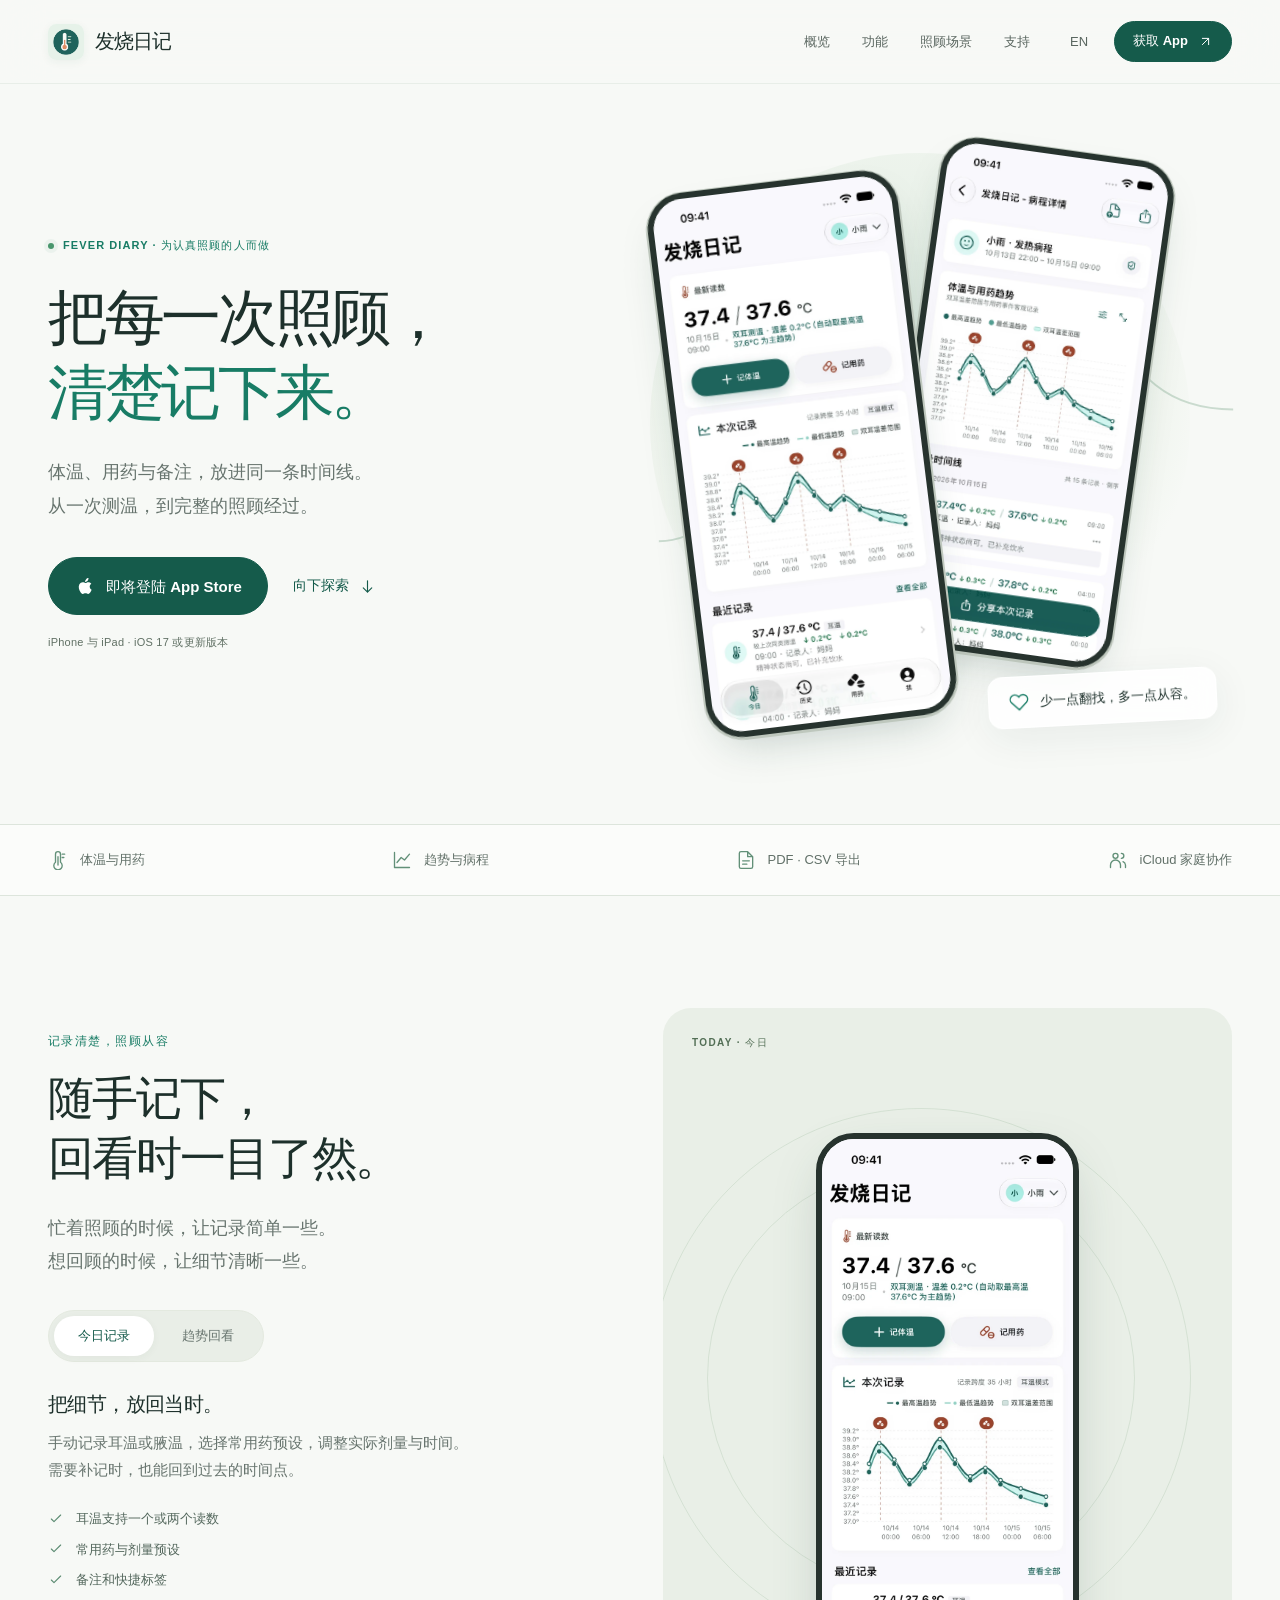
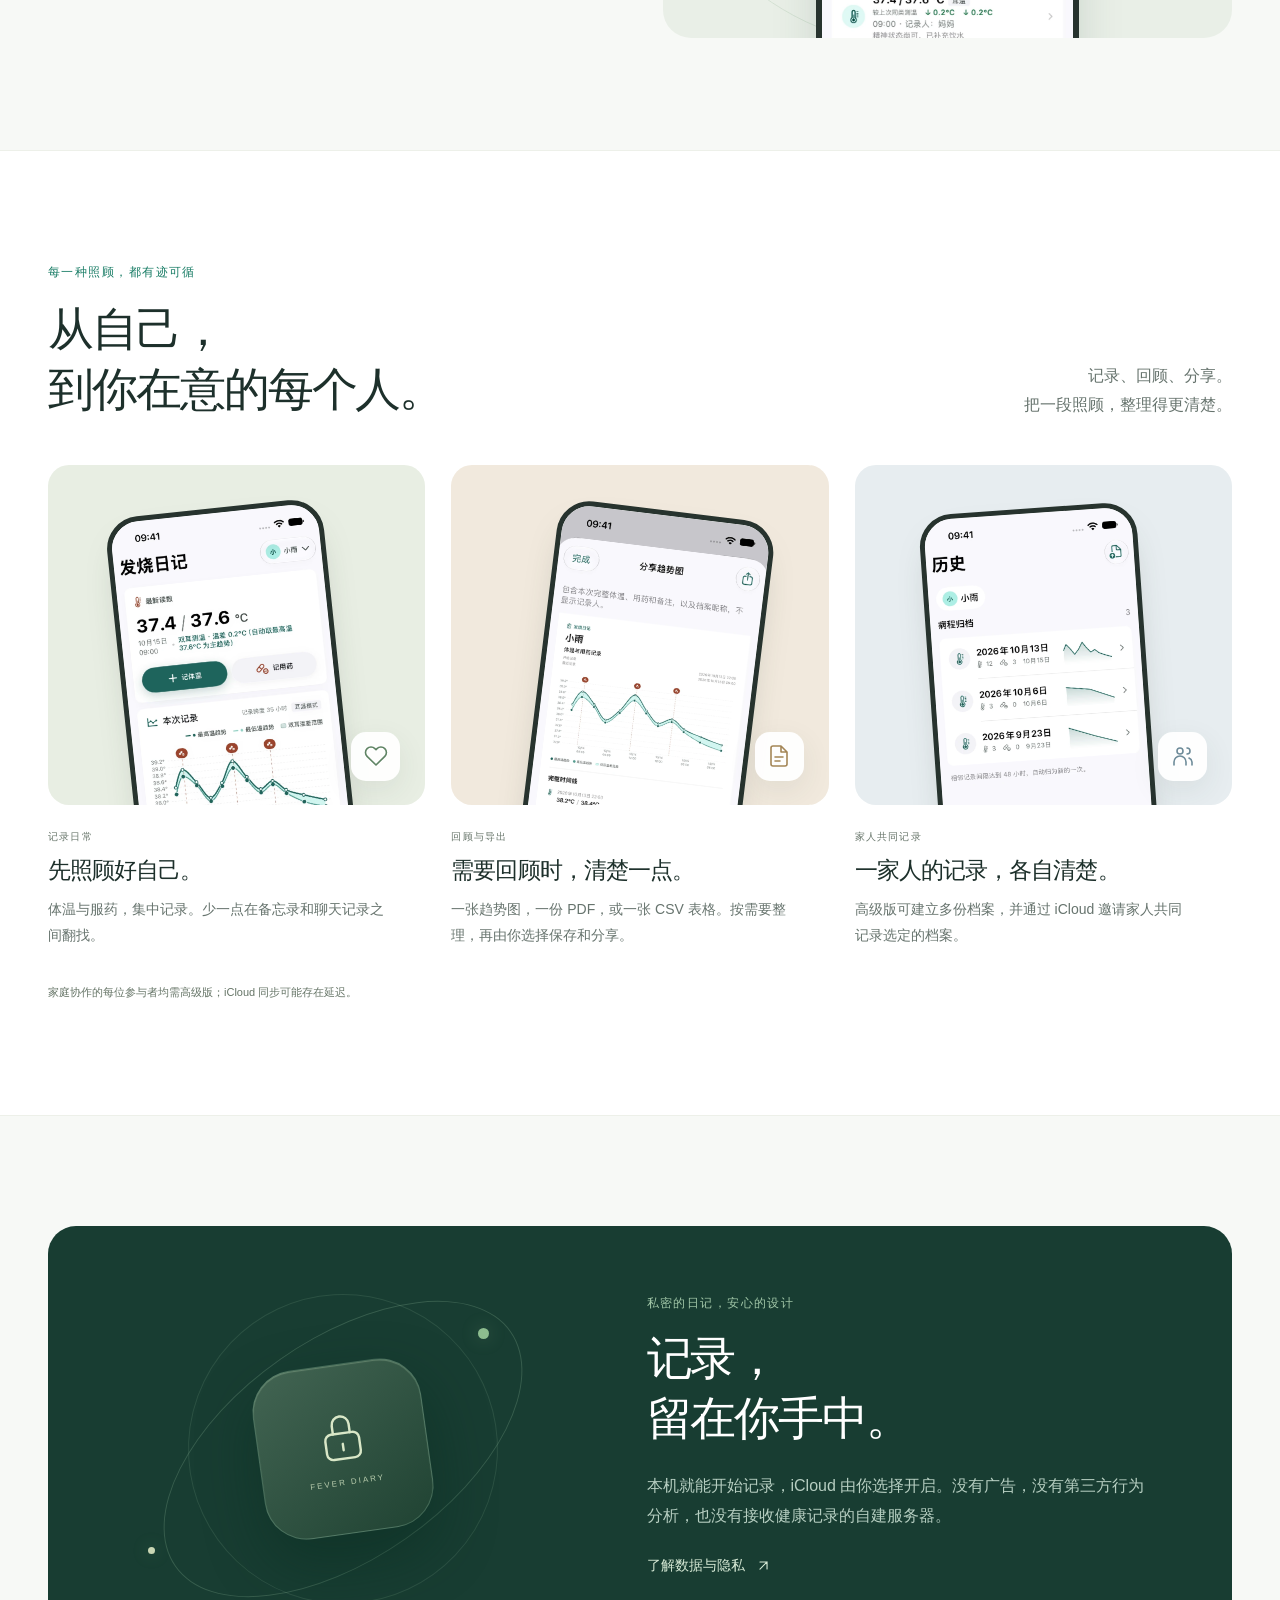
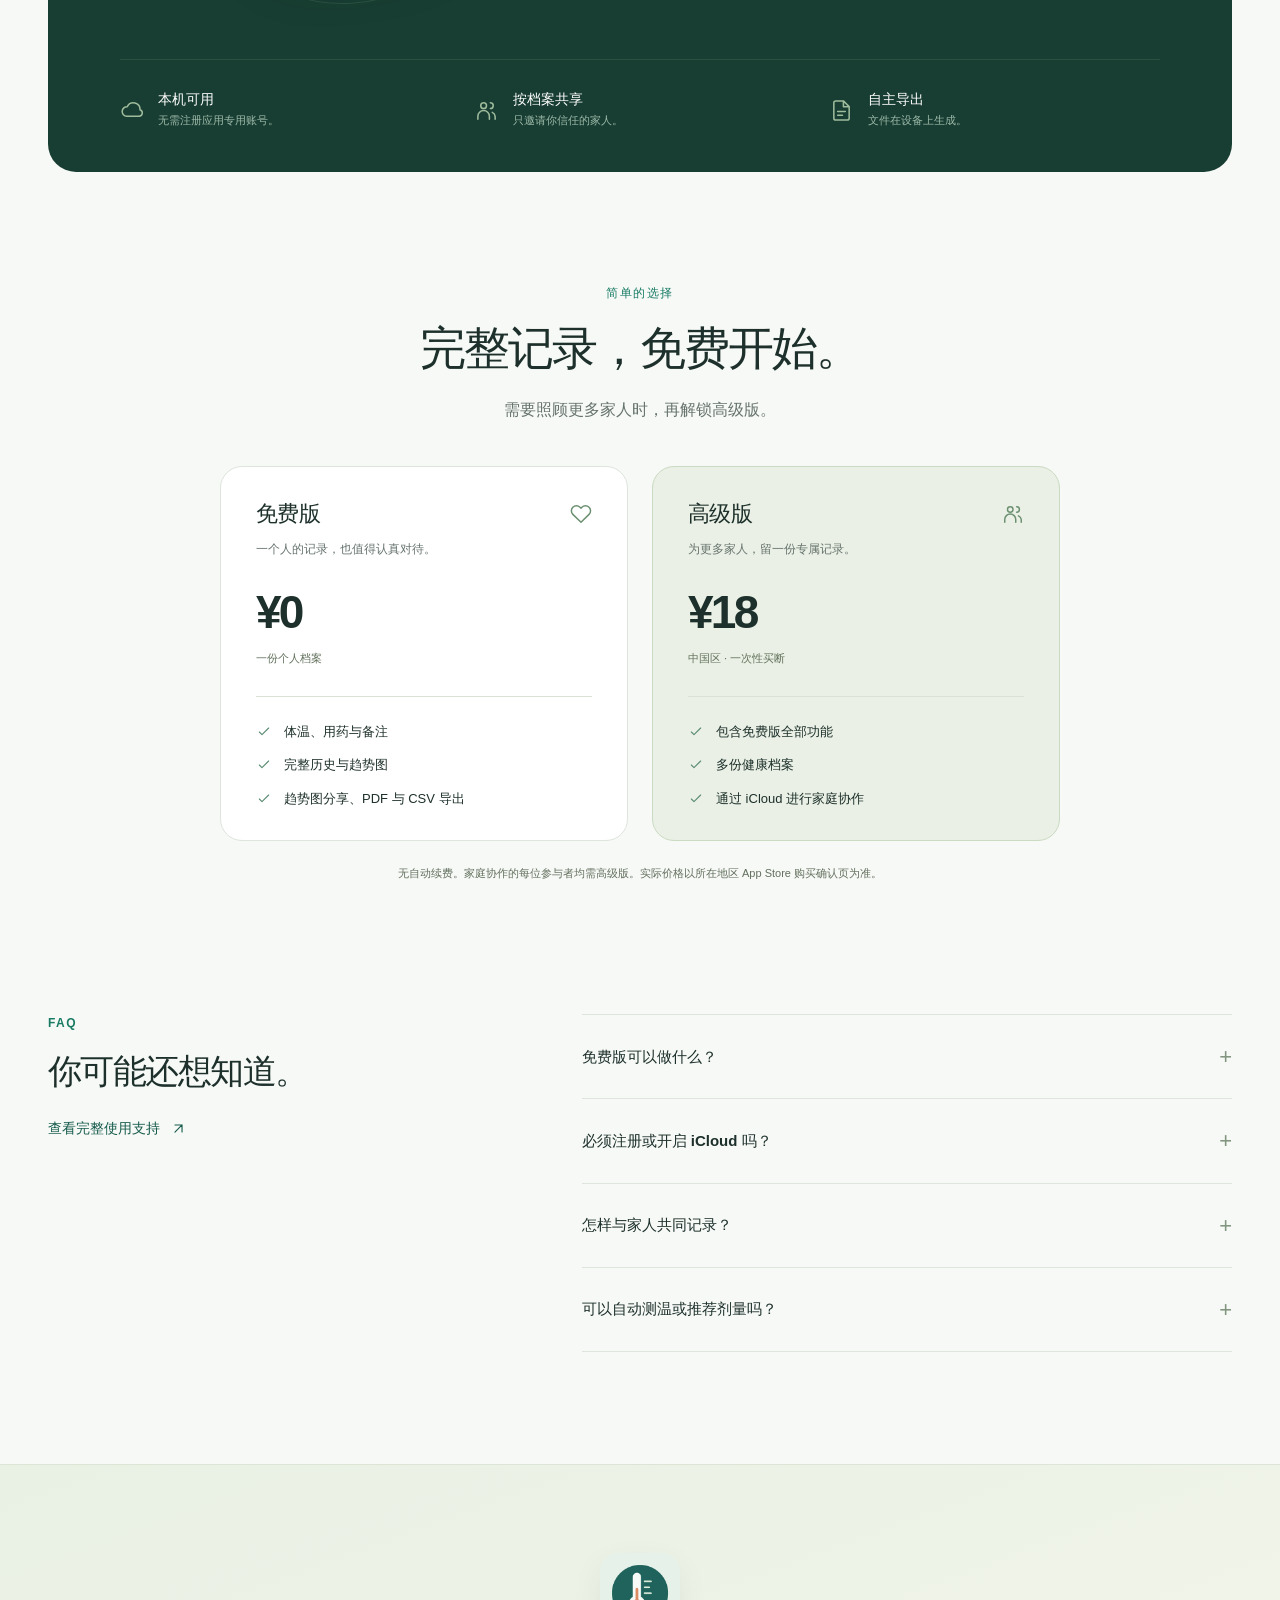
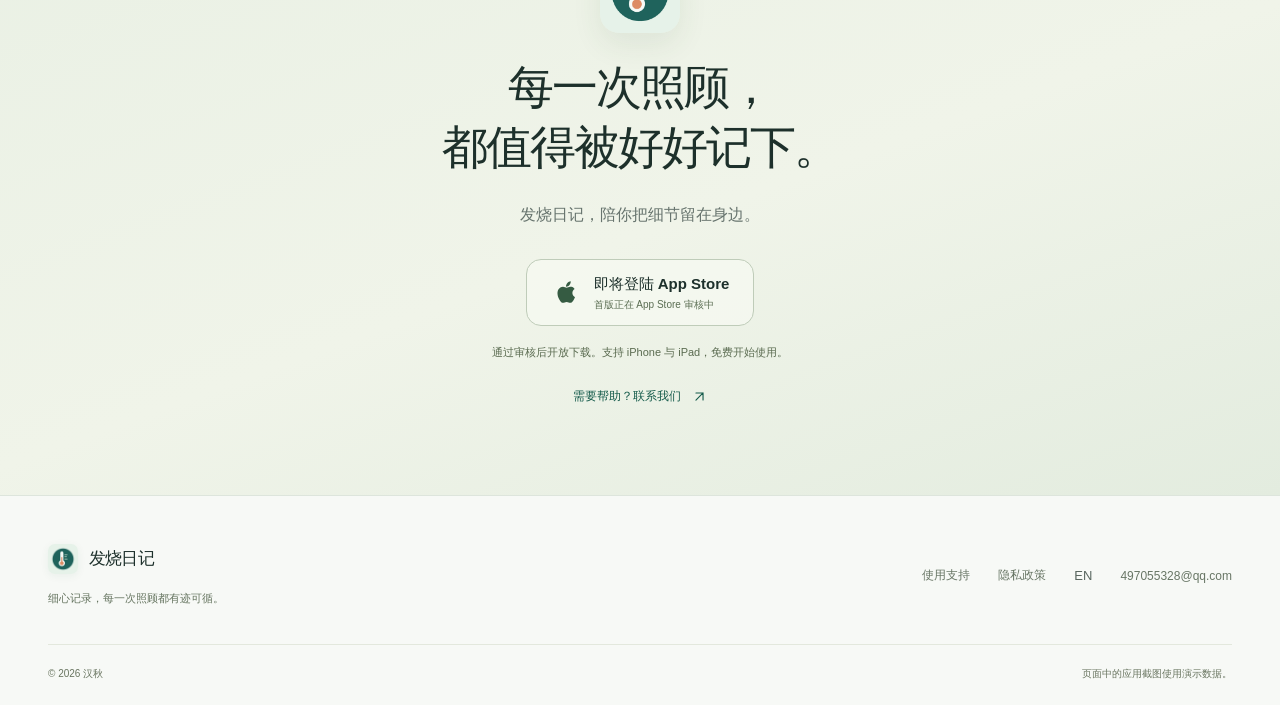
<file: index.html>
<!doctype html>
<html lang="zh-Hans"><head><meta charset="utf-8"><meta name="viewport" content="width=device-width,initial-scale=1"><meta name="color-scheme" content="light"><meta name="theme-color" content="#f6f8f5"><meta name="description" content="体温、用药与备注，放进同一条时间线。发烧日记支持 iPhone 与 iPad，提供趋势回看、PDF/CSV 导出与可选的 iCloud 家庭协作。"><meta property="og:title" content="发烧日记 · 把每一次照顾，清楚记下来。"><meta property="og:description" content="体温、用药与备注，放进同一条时间线。发烧日记支持 iPhone 与 iPad，提供趋势回看、PDF/CSV 导出与可选的 iCloud 家庭协作。"><meta property="og:type" content="website"><title>发烧日记 · 把每一次照顾，清楚记下来。</title><link rel="icon" href="assets/images/app-icon.png"><link rel="apple-touch-icon" href="assets/images/app-icon-256.png"><link rel="stylesheet" href="assets/styles.5f00c241a5.css"><script src="assets/site.f7665a8324.js" defer></script></head>
<body class="landing-page"><a class="skip" href="#content">跳到正文</a>
<header class="site-header"><div class="header-inner"><a class="brand" href="#overview"><img src="assets/images/app-icon.png" width="36" height="36" alt="">发烧日记</a><nav class="desktop-nav" aria-label="主导航"><a href="#overview">概览</a><a href="#features">功能</a><a href="#care">照顾场景</a><a href="zh-Hans/support.html">支持</a></nav><div class="header-actions"><a class="language-link" href="en/index.html" lang="en" aria-label="EN">EN</a><a class="button button-small" href="#download">获取 App<svg class="icon " viewBox="0 0 24 24" fill="none" stroke="currentColor" stroke-width="1.6" stroke-linecap="round" stroke-linejoin="round" aria-hidden="true"><path d="M7 17 17 7M7 7h10v10"/></svg></a><details class="mobile-menu"><summary aria-label="打开导航菜单"><svg class="icon " viewBox="0 0 24 24" fill="none" stroke="currentColor" stroke-width="1.6" stroke-linecap="round" stroke-linejoin="round" aria-hidden="true"><path d="M4 8h16M4 16h16"/></svg></summary><nav aria-label="移动导航"><a href="#overview">概览</a><a href="#features">功能</a><a href="#care">照顾场景</a><a href="zh-Hans/support.html">支持</a></nav></details></div></div></header>
<main id="content">
<section class="hero section-wrap" id="overview" aria-labelledby="hero-title"><div class="hero-copy"><p class="eyebrow"><span class="status-dot" aria-hidden="true"></span>FEVER DIARY · 为认真照顾的人而做</p><h1 id="hero-title">把每一次照顾，<br><em>清楚记下来。</em></h1><p class="hero-intro">体温、用药与备注，放进同一条时间线。<br>从一次测温，到完整的照顾经过。</p><div class="hero-actions"><a class="button" href="#download"><svg class="icon " viewBox="0 0 24 24" fill="none" stroke="currentColor" stroke-width="1.6" stroke-linecap="round" stroke-linejoin="round" aria-hidden="true"><path fill="currentColor" stroke="none" d="M17.1 12.6c0-2 1.7-3 1.8-3.1-1-1.5-2.5-1.7-3.1-1.7-1.3-.2-2.6.8-3.3.8-.7 0-1.8-.8-2.9-.8-1.5 0-2.9.9-3.7 2.2-1.5 2.6-.4 6.4 1.1 8.5.7 1 1.5 2.2 2.6 2.1 1.1 0 1.5-.7 2.9-.7s1.8.7 2.9.7c1.2 0 1.9-1 2.6-2.1.8-1.2 1.2-2.4 1.2-2.5-.1 0-2.1-.8-2.1-3.4ZM14.8 6.4c.6-.8 1.1-1.9 1-3-.9 0-2 .6-2.7 1.4-.6.7-1.2 1.8-1.1 2.9 1 .1 2.1-.5 2.8-1.3Z"/></svg>即将登陆 App Store</a><a class="text-link" href="#features">向下探索<svg class="icon " viewBox="0 0 24 24" fill="none" stroke="currentColor" stroke-width="1.6" stroke-linecap="round" stroke-linejoin="round" aria-hidden="true"><path d="M12 4v16m-6-6 6 6 6-6"/></svg></a></div><p class="platform">iPhone 与 iPad · iOS 17 或更新版本</p></div>
<div class="hero-art"><div class="hero-halo" aria-hidden="true"></div><svg class="care-line" viewBox="0 0 650 620" fill="none" aria-hidden="true"><path d="M20 440C110 440 98 300 185 300S255 440 322 440 379 174 447 174 500 300 630 300" stroke="currentColor" stroke-width="2"/><circle cx="185" cy="300" r="6" fill="currentColor"/><circle cx="447" cy="174" r="6" fill="currentColor"/></svg><div class="phone hero-phone hero-phone-back"><img src="assets/images/zh-Hans/episode.webp" width="700" height="1522" alt="发烧日记病程页面，展示体温趋势和按时间排序的记录" fetchpriority="high"></div><div class="phone hero-phone hero-phone-front"><img src="assets/images/zh-Hans/today.webp" width="700" height="1522" alt="发烧日记今日页面，展示体温趋势和体温、用药记录" fetchpriority="high"></div><div class="hero-tag"><svg class="icon " viewBox="0 0 24 24" fill="none" stroke="currentColor" stroke-width="1.6" stroke-linecap="round" stroke-linejoin="round" aria-hidden="true"><path d="M20.8 4.6a5.5 5.5 0 0 0-7.8 0L12 5.7l-1.1-1.1a5.5 5.5 0 0 0-7.8 7.8L12 21l8.8-8.6a5.5 5.5 0 0 0 0-7.8Z"/></svg><span>少一点翻找，多一点从容。</span></div></div></section>
<div class="feature-ribbon"><div class="section-wrap"><span><svg class="icon " viewBox="0 0 24 24" fill="none" stroke="currentColor" stroke-width="1.6" stroke-linecap="round" stroke-linejoin="round" aria-hidden="true"><path d="M9 14.8V5a3 3 0 0 1 6 0v9.8a5 5 0 1 1-6 0Z"/><path d="M12 8v10m0 0h.01M17 5h3m-3 4h2"/></svg>体温与用药</span><span><svg class="icon " viewBox="0 0 24 24" fill="none" stroke="currentColor" stroke-width="1.6" stroke-linecap="round" stroke-linejoin="round" aria-hidden="true"><path d="M3 3v18h18M6 15l5-6 4 3 6-7"/></svg>趋势与病程</span><span><svg class="icon " viewBox="0 0 24 24" fill="none" stroke="currentColor" stroke-width="1.6" stroke-linecap="round" stroke-linejoin="round" aria-hidden="true"><path d="M14 2H6a2 2 0 0 0-2 2v16a2 2 0 0 0 2 2h12a2 2 0 0 0 2-2V8Zm0 0v6h6M8 13h8m-8 4h5"/></svg>PDF · CSV 导出</span><span><svg class="icon " viewBox="0 0 24 24" fill="none" stroke="currentColor" stroke-width="1.6" stroke-linecap="round" stroke-linejoin="round" aria-hidden="true"><circle cx="9" cy="7" r="3"/><path d="M3 21v-3a6 6 0 0 1 12 0v3m1-17a3 3 0 0 1 0 6m2 4a5 5 0 0 1 3 4v3"/></svg>iCloud 家庭协作</span></div></div>
<section class="feature-section section-wrap section-space" id="features" aria-labelledby="features-title"><div class="feature-heading"><p class="eyebrow">记录清楚，照顾从容</p><h2 id="features-title">随手记下，<br>回看时一目了然。</h2><p class="section-intro">忙着照顾的时候，让记录简单一些。<br>想回顾的时候，让细节清晰一些。</p><div class="feature-tabs" role="tablist" aria-label="探索功能"><button id="feature-tab-0" role="tab" type="button" aria-controls="feature-panel-0" aria-selected="true" tabindex="0" data-feature-tab="0">今日记录</button><button id="feature-tab-1" role="tab" type="button" aria-controls="feature-panel-1" aria-selected="false" tabindex="-1" data-feature-tab="1">趋势回看</button></div></div><div id="feature-panel-0" role="tabpanel" tabindex="0" aria-labelledby="feature-tab-0" class="feature-panel" >
        <div class="feature-detail"><h3>把细节，放回当时。</h3><p>手动记录耳温或腋温，选择常用药预设，调整实际剂量与时间。需要补记时，也能回到过去的时间点。</p><ul class="check-list"><li><svg class="icon " viewBox="0 0 24 24" fill="none" stroke="currentColor" stroke-width="1.6" stroke-linecap="round" stroke-linejoin="round" aria-hidden="true"><path d="m5 12 4 4L19 6"/></svg><span>耳温支持一个或两个读数</span></li><li><svg class="icon " viewBox="0 0 24 24" fill="none" stroke="currentColor" stroke-width="1.6" stroke-linecap="round" stroke-linejoin="round" aria-hidden="true"><path d="m5 12 4 4L19 6"/></svg><span>常用药与剂量预设</span></li><li><svg class="icon " viewBox="0 0 24 24" fill="none" stroke="currentColor" stroke-width="1.6" stroke-linecap="round" stroke-linejoin="round" aria-hidden="true"><path d="m5 12 4 4L19 6"/></svg><span>备注和快捷标签</span></li></ul></div>
        <div class="feature-stage"><div class="stage-orbit" aria-hidden="true"></div><span class="stage-label">TODAY · 今日</span><div class="phone feature-phone"><img src="assets/images/zh-Hans/today.webp" width="700" height="1522" alt="发烧日记今日页面，展示体温趋势和体温、用药记录" loading="lazy"></div></div></div><div id="feature-panel-1" role="tabpanel" tabindex="0" aria-labelledby="feature-tab-1" class="feature-panel" hidden>
        <div class="feature-detail"><h3>把经过，连成一条线。</h3><p>体温和用药放在同一张趋势图上，按记录间隔整理每次病程。缩放时间轴，或横屏查看更多细节。</p><ul class="check-list"><li><svg class="icon " viewBox="0 0 24 24" fill="none" stroke="currentColor" stroke-width="1.6" stroke-linecap="round" stroke-linejoin="round" aria-hidden="true"><path d="m5 12 4 4L19 6"/></svg><span>完整历史，随时回看</span></li><li><svg class="icon " viewBox="0 0 24 24" fill="none" stroke="currentColor" stroke-width="1.6" stroke-linecap="round" stroke-linejoin="round" aria-hidden="true"><path d="m5 12 4 4L19 6"/></svg><span>按间隔自动整理病程</span></li><li><svg class="icon " viewBox="0 0 24 24" fill="none" stroke="currentColor" stroke-width="1.6" stroke-linecap="round" stroke-linejoin="round" aria-hidden="true"><path d="m5 12 4 4L19 6"/></svg><span>趋势图可分享为图片</span></li></ul></div>
        <div class="feature-stage"><div class="stage-orbit" aria-hidden="true"></div><span class="stage-label">HISTORY · 病程</span><div class="phone feature-phone"><img src="assets/images/zh-Hans/episode.webp" width="700" height="1522" alt="发烧日记病程页面，展示体温趋势和按时间排序的记录" loading="lazy"></div></div></div></section>
<section class="care-section section-space" id="care" aria-labelledby="care-title"><div class="section-wrap"><div class="section-heading"><div><p class="eyebrow">每一种照顾，都有迹可循</p><h2 id="care-title">从自己，<br>到你在意的每个人。</h2></div><p class="section-intro">记录、回顾、分享。<br>把一段照顾，整理得更清楚。</p></div><div class="scene-track" role="region" tabindex="0" aria-label="横向浏览照顾场景"><article class="scene" data-scene><div class="scene-art scene-art-0"><div class="scene-phone phone"><img src="assets/images/zh-Hans/today.webp" width="700" height="1522" alt="今日页面展示手动添加的体温和用药记录" loading="lazy"></div><span class="scene-icon"><svg class="icon " viewBox="0 0 24 24" fill="none" stroke="currentColor" stroke-width="1.6" stroke-linecap="round" stroke-linejoin="round" aria-hidden="true"><path d="M20.8 4.6a5.5 5.5 0 0 0-7.8 0L12 5.7l-1.1-1.1a5.5 5.5 0 0 0-7.8 7.8L12 21l8.8-8.6a5.5 5.5 0 0 0 0-7.8Z"/></svg></span></div><div class="scene-copy"><p class="micro">记录日常</p><h3>先照顾好自己。</h3><p>体温与服药，集中记录。少一点在备忘录和聊天记录之间翻找。</p></div></article><article class="scene" data-scene><div class="scene-art scene-art-1"><div class="scene-phone phone"><img src="assets/images/zh-Hans/share.webp" width="700" height="1522" alt="趋势图分享预览，展示病程曲线与记录明细" loading="lazy"></div><span class="scene-icon"><svg class="icon " viewBox="0 0 24 24" fill="none" stroke="currentColor" stroke-width="1.6" stroke-linecap="round" stroke-linejoin="round" aria-hidden="true"><path d="M14 2H6a2 2 0 0 0-2 2v16a2 2 0 0 0 2 2h12a2 2 0 0 0 2-2V8Zm0 0v6h6M8 13h8m-8 4h5"/></svg></span></div><div class="scene-copy"><p class="micro">回顾与导出</p><h3>需要回顾时，清楚一点。</h3><p>一张趋势图，一份 PDF，或一张 CSV 表格。按需要整理，再由你选择保存和分享。</p></div></article><article class="scene" data-scene><div class="scene-art scene-art-2"><div class="scene-phone phone"><img src="assets/images/zh-Hans/history.webp" width="700" height="1522" alt="历史页面展示健康档案和按病程整理的记录" loading="lazy"></div><span class="scene-icon"><svg class="icon " viewBox="0 0 24 24" fill="none" stroke="currentColor" stroke-width="1.6" stroke-linecap="round" stroke-linejoin="round" aria-hidden="true"><circle cx="9" cy="7" r="3"/><path d="M3 21v-3a6 6 0 0 1 12 0v3m1-17a3 3 0 0 1 0 6m2 4a5 5 0 0 1 3 4v3"/></svg></span></div><div class="scene-copy"><p class="micro">家人共同记录</p><h3>一家人的记录，各自清楚。</h3><p>高级版可建立多份档案，并通过 iCloud 邀请家人共同记录选定的档案。</p></div></article></div><div class="scene-bottom"><p>家庭协作的每位参与者均需高级版；iCloud 同步可能存在延迟。</p><div class="scene-controls"><button type="button" data-scene-prev aria-label="上一个场景"><svg class="icon " viewBox="0 0 24 24" fill="none" stroke="currentColor" stroke-width="1.6" stroke-linecap="round" stroke-linejoin="round" aria-hidden="true"><path d="m9 5 7 7-7 7"/></svg></button><div class="scene-dots" aria-hidden="true"><span class="active"></span><span></span><span></span></div><button type="button" data-scene-next aria-label="下一个场景"><svg class="icon " viewBox="0 0 24 24" fill="none" stroke="currentColor" stroke-width="1.6" stroke-linecap="round" stroke-linejoin="round" aria-hidden="true"><path d="m9 5 7 7-7 7"/></svg></button></div></div></div></section>
<section class="privacy-section section-wrap section-space" aria-labelledby="privacy-title"><div class="privacy-visual" aria-hidden="true"><div class="privacy-orbit orbit-one"></div><div class="privacy-orbit orbit-two"></div><div class="privacy-seal"><svg class="icon " viewBox="0 0 24 24" fill="none" stroke="currentColor" stroke-width="1.6" stroke-linecap="round" stroke-linejoin="round" aria-hidden="true"><rect x="4" y="10" width="16" height="12" rx="3"/><path d="M8 10V6a4 4 0 0 1 8 0v4m-4 5v3"/></svg><span>FEVER DIARY</span></div><span class="orbit-dot dot-one"></span><span class="orbit-dot dot-two"></span></div><div class="privacy-copy"><p class="eyebrow">私密的日记，安心的设计</p><h2 id="privacy-title">记录，<br>留在你手中。</h2><p class="section-intro">本机就能开始记录，iCloud 由你选择开启。没有广告，没有第三方行为分析，也没有接收健康记录的自建服务器。</p><a class="text-link" href="zh-Hans/privacy.html">了解数据与隐私<svg class="icon " viewBox="0 0 24 24" fill="none" stroke="currentColor" stroke-width="1.6" stroke-linecap="round" stroke-linejoin="round" aria-hidden="true"><path d="M7 17 17 7M7 7h10v10"/></svg></a></div><ul class="privacy-points"><li><svg class="icon " viewBox="0 0 24 24" fill="none" stroke="currentColor" stroke-width="1.6" stroke-linecap="round" stroke-linejoin="round" aria-hidden="true"><path d="M7 18a5 5 0 1 1 .6-10 7 7 0 0 1 13.3 3.2A3.5 3.5 0 0 1 20 18H7Z"/></svg><div><h3>本机可用</h3><p>无需注册应用专用账号。</p></div></li><li><svg class="icon " viewBox="0 0 24 24" fill="none" stroke="currentColor" stroke-width="1.6" stroke-linecap="round" stroke-linejoin="round" aria-hidden="true"><circle cx="9" cy="7" r="3"/><path d="M3 21v-3a6 6 0 0 1 12 0v3m1-17a3 3 0 0 1 0 6m2 4a5 5 0 0 1 3 4v3"/></svg><div><h3>按档案共享</h3><p>只邀请你信任的家人。</p></div></li><li><svg class="icon " viewBox="0 0 24 24" fill="none" stroke="currentColor" stroke-width="1.6" stroke-linecap="round" stroke-linejoin="round" aria-hidden="true"><path d="M14 2H6a2 2 0 0 0-2 2v16a2 2 0 0 0 2 2h12a2 2 0 0 0 2-2V8Zm0 0v6h6M8 13h8m-8 4h5"/></svg><div><h3>自主导出</h3><p>文件在设备上生成。</p></div></li></ul></section>
<section class="pricing-section section-wrap section-space" id="plans" aria-labelledby="plans-title"><div class="center-heading"><p class="eyebrow">简单的选择</p><h2 id="plans-title">完整记录，免费开始。</h2><p class="section-intro">需要照顾更多家人时，再解锁高级版。</p></div><div class="plans"><article class="plan "><div class="plan-top"><h3>免费版</h3><svg class="icon " viewBox="0 0 24 24" fill="none" stroke="currentColor" stroke-width="1.6" stroke-linecap="round" stroke-linejoin="round" aria-hidden="true"><path d="M20.8 4.6a5.5 5.5 0 0 0-7.8 0L12 5.7l-1.1-1.1a5.5 5.5 0 0 0-7.8 7.8L12 21l8.8-8.6a5.5 5.5 0 0 0 0-7.8Z"/></svg></div><p class="plan-sub">一个人的记录，也值得认真对待。</p><div class="plan-price">¥0</div><p class="price-caption">一份个人档案</p><ul class="check-list"><li><svg class="icon " viewBox="0 0 24 24" fill="none" stroke="currentColor" stroke-width="1.6" stroke-linecap="round" stroke-linejoin="round" aria-hidden="true"><path d="m5 12 4 4L19 6"/></svg><span>体温、用药与备注</span></li><li><svg class="icon " viewBox="0 0 24 24" fill="none" stroke="currentColor" stroke-width="1.6" stroke-linecap="round" stroke-linejoin="round" aria-hidden="true"><path d="m5 12 4 4L19 6"/></svg><span>完整历史与趋势图</span></li><li><svg class="icon " viewBox="0 0 24 24" fill="none" stroke="currentColor" stroke-width="1.6" stroke-linecap="round" stroke-linejoin="round" aria-hidden="true"><path d="m5 12 4 4L19 6"/></svg><span>趋势图分享、PDF 与 CSV 导出</span></li></ul></article><article class="plan plan-premium"><div class="plan-top"><h3>高级版</h3><svg class="icon " viewBox="0 0 24 24" fill="none" stroke="currentColor" stroke-width="1.6" stroke-linecap="round" stroke-linejoin="round" aria-hidden="true"><circle cx="9" cy="7" r="3"/><path d="M3 21v-3a6 6 0 0 1 12 0v3m1-17a3 3 0 0 1 0 6m2 4a5 5 0 0 1 3 4v3"/></svg></div><p class="plan-sub">为更多家人，留一份专属记录。</p><div class="plan-price">¥18</div><p class="price-caption">中国区 · 一次性买断</p><ul class="check-list"><li><svg class="icon " viewBox="0 0 24 24" fill="none" stroke="currentColor" stroke-width="1.6" stroke-linecap="round" stroke-linejoin="round" aria-hidden="true"><path d="m5 12 4 4L19 6"/></svg><span>包含免费版全部功能</span></li><li><svg class="icon " viewBox="0 0 24 24" fill="none" stroke="currentColor" stroke-width="1.6" stroke-linecap="round" stroke-linejoin="round" aria-hidden="true"><path d="m5 12 4 4L19 6"/></svg><span>多份健康档案</span></li><li><svg class="icon " viewBox="0 0 24 24" fill="none" stroke="currentColor" stroke-width="1.6" stroke-linecap="round" stroke-linejoin="round" aria-hidden="true"><path d="m5 12 4 4L19 6"/></svg><span>通过 iCloud 进行家庭协作</span></li></ul></article></div><p class="pricing-note">无自动续费。家庭协作的每位参与者均需高级版。实际价格以所在地区 App Store 购买确认页为准。</p></section>
<section class="faq-section section-wrap section-space" aria-labelledby="faq-title"><div><p class="eyebrow">FAQ</p><h2 id="faq-title">你可能还想知道。</h2><a class="text-link" href="zh-Hans/support.html">查看完整使用支持<svg class="icon " viewBox="0 0 24 24" fill="none" stroke="currentColor" stroke-width="1.6" stroke-linecap="round" stroke-linejoin="round" aria-hidden="true"><path d="M7 17 17 7M7 7h10v10"/></svg></a></div><div class="faq-list"><details><summary>免费版可以做什么？<span aria-hidden="true">+</span></summary><p>免费版支持一份个人档案，体温、用药、完整历史、趋势图分享以及 PDF 和 CSV 导出均可使用。高级版用于解锁多档案和家庭协作。</p></details><details><summary>必须注册或开启 iCloud 吗？<span aria-hidden="true">+</span></summary><p>本机使用无需注册应用专用账号，也不必开启 iCloud。需要跨设备同步或家庭协作时，再登录系统 iCloud 并启用相关功能。</p></details><details><summary>怎样与家人共同记录？<span aria-hidden="true">+</span></summary><p>升级高级版后，可以通过 iCloud 邀请家人加入选定的档案。每位参与者均需高级版。同步可能存在延迟，不适合用于实时监护。共享权限说明见隐私政策。</p></details><details><summary>可以自动测温或推荐剂量吗？<span aria-hidden="true">+</span></summary><p>发烧日记是一款手动记录工具，不连接测温设备，不进行实时监护，也不提供诊断、服药时间或剂量建议。常用药预设由你输入。</p></details></div></section>
<section class="download-section section-space" id="download" aria-labelledby="download-title"><div class="section-wrap"><img class="download-icon" src="assets/images/app-icon-256.png" width="80" height="80" alt=""><h2 id="download-title">每一次照顾，<br>都值得被好好记下。</h2><p class="section-intro">发烧日记，陪你把细节留在身边。</p><div class="store-status"><svg class="icon " viewBox="0 0 24 24" fill="none" stroke="currentColor" stroke-width="1.6" stroke-linecap="round" stroke-linejoin="round" aria-hidden="true"><path fill="currentColor" stroke="none" d="M17.1 12.6c0-2 1.7-3 1.8-3.1-1-1.5-2.5-1.7-3.1-1.7-1.3-.2-2.6.8-3.3.8-.7 0-1.8-.8-2.9-.8-1.5 0-2.9.9-3.7 2.2-1.5 2.6-.4 6.4 1.1 8.5.7 1 1.5 2.2 2.6 2.1 1.1 0 1.5-.7 2.9-.7s1.8.7 2.9.7c1.2 0 1.9-1 2.6-2.1.8-1.2 1.2-2.4 1.2-2.5-.1 0-2.1-.8-2.1-3.4ZM14.8 6.4c.6-.8 1.1-1.9 1-3-.9 0-2 .6-2.7 1.4-.6.7-1.2 1.8-1.1 2.9 1 .1 2.1-.5 2.8-1.3Z"/></svg><div><strong>即将登陆 App Store</strong><span>首版正在 App Store 审核中</span></div></div><p class="download-note">通过审核后开放下载。支持 iPhone 与 iPad，免费开始使用。</p><a class="text-link" href="zh-Hans/support.html">需要帮助？联系我们<svg class="icon " viewBox="0 0 24 24" fill="none" stroke="currentColor" stroke-width="1.6" stroke-linecap="round" stroke-linejoin="round" aria-hidden="true"><path d="M7 17 17 7M7 7h10v10"/></svg></a></div></section>
</main><footer class="site-footer"><div class="footer-inner"><div><a class="brand" href="#overview"><img src="assets/images/app-icon.png" width="30" height="30" alt="">发烧日记</a><p>细心记录，每一次照顾都有迹可循。</p></div><nav aria-label="页脚导航"><a href="zh-Hans/support.html">使用支持</a><a href="zh-Hans/privacy.html">隐私政策</a><a class="language-link" href="en/index.html" lang="en" aria-label="EN">EN</a><a href="mailto:497055328@qq.com">497055328@qq.com</a></nav><div class="footer-bottom"><span>© 2026 汉秋</span><span>页面中的应用截图使用演示数据。</span></div></div></footer></body></html>
</file>
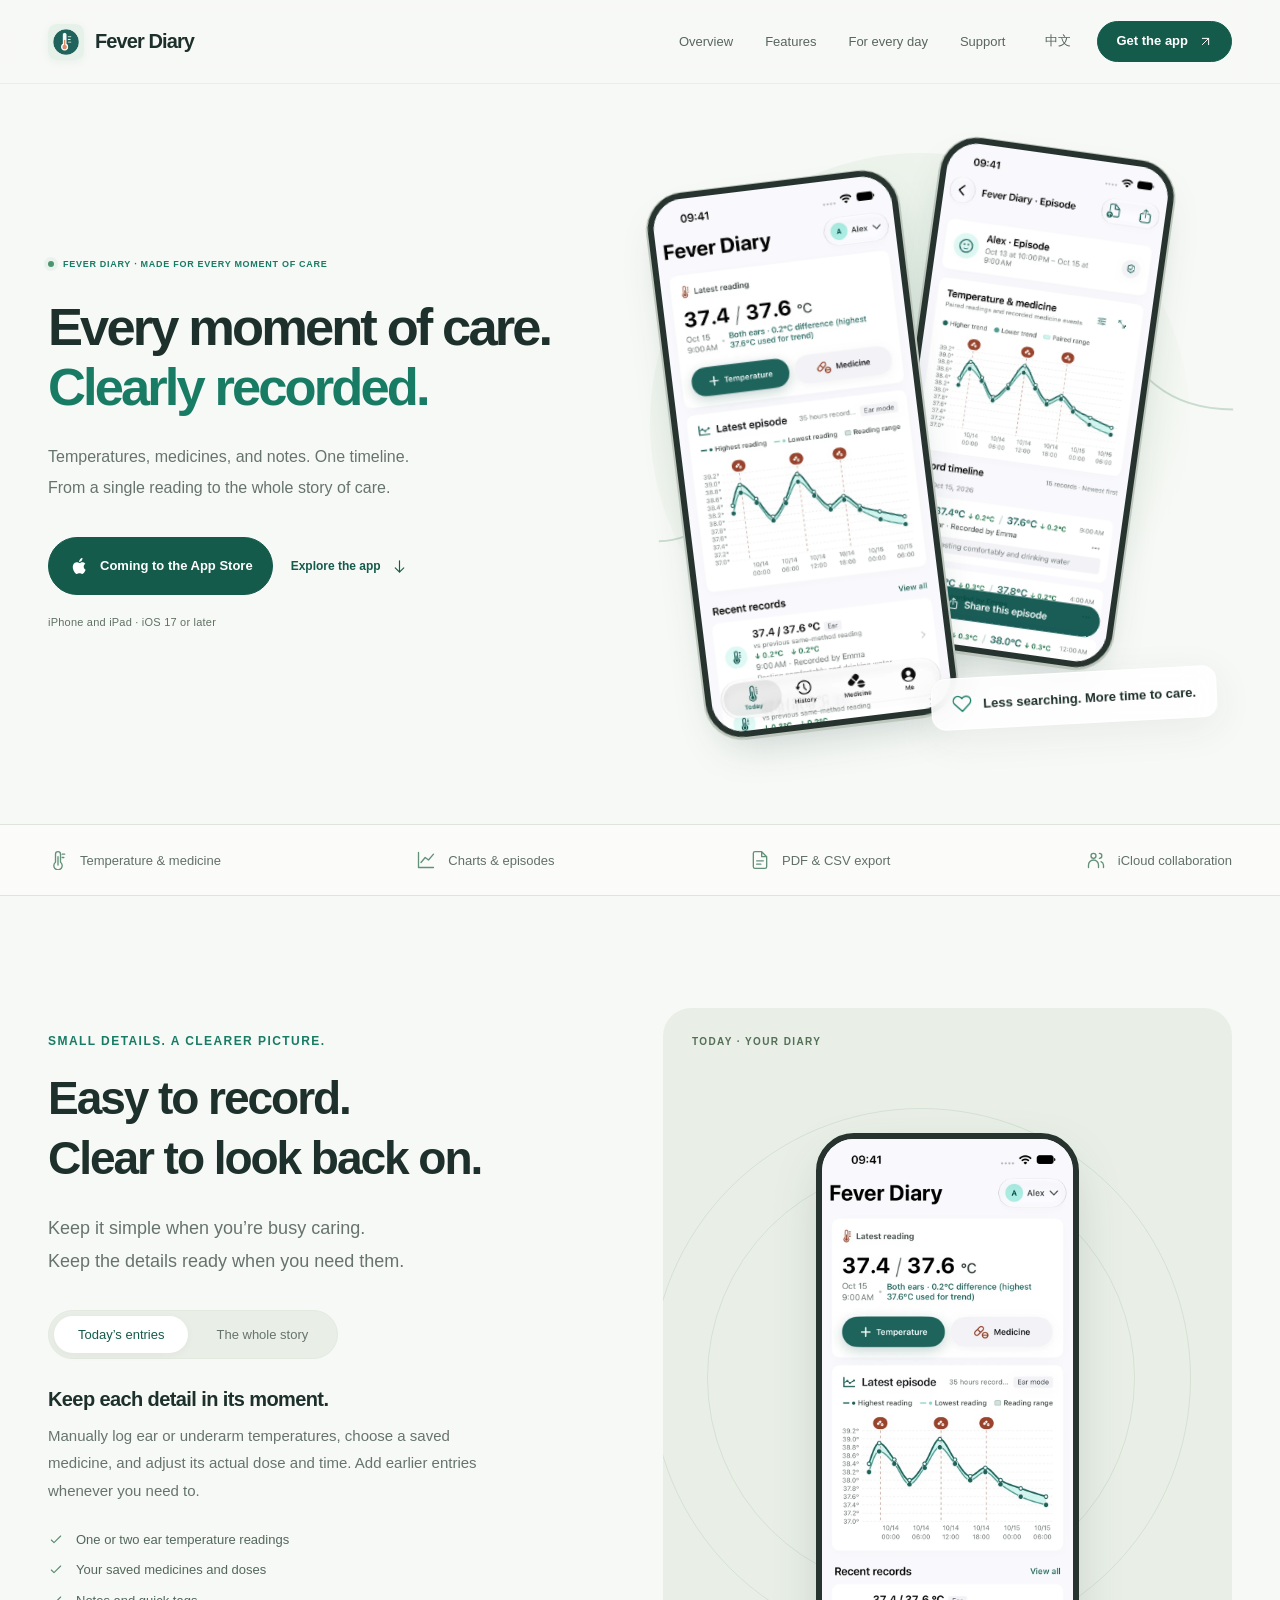
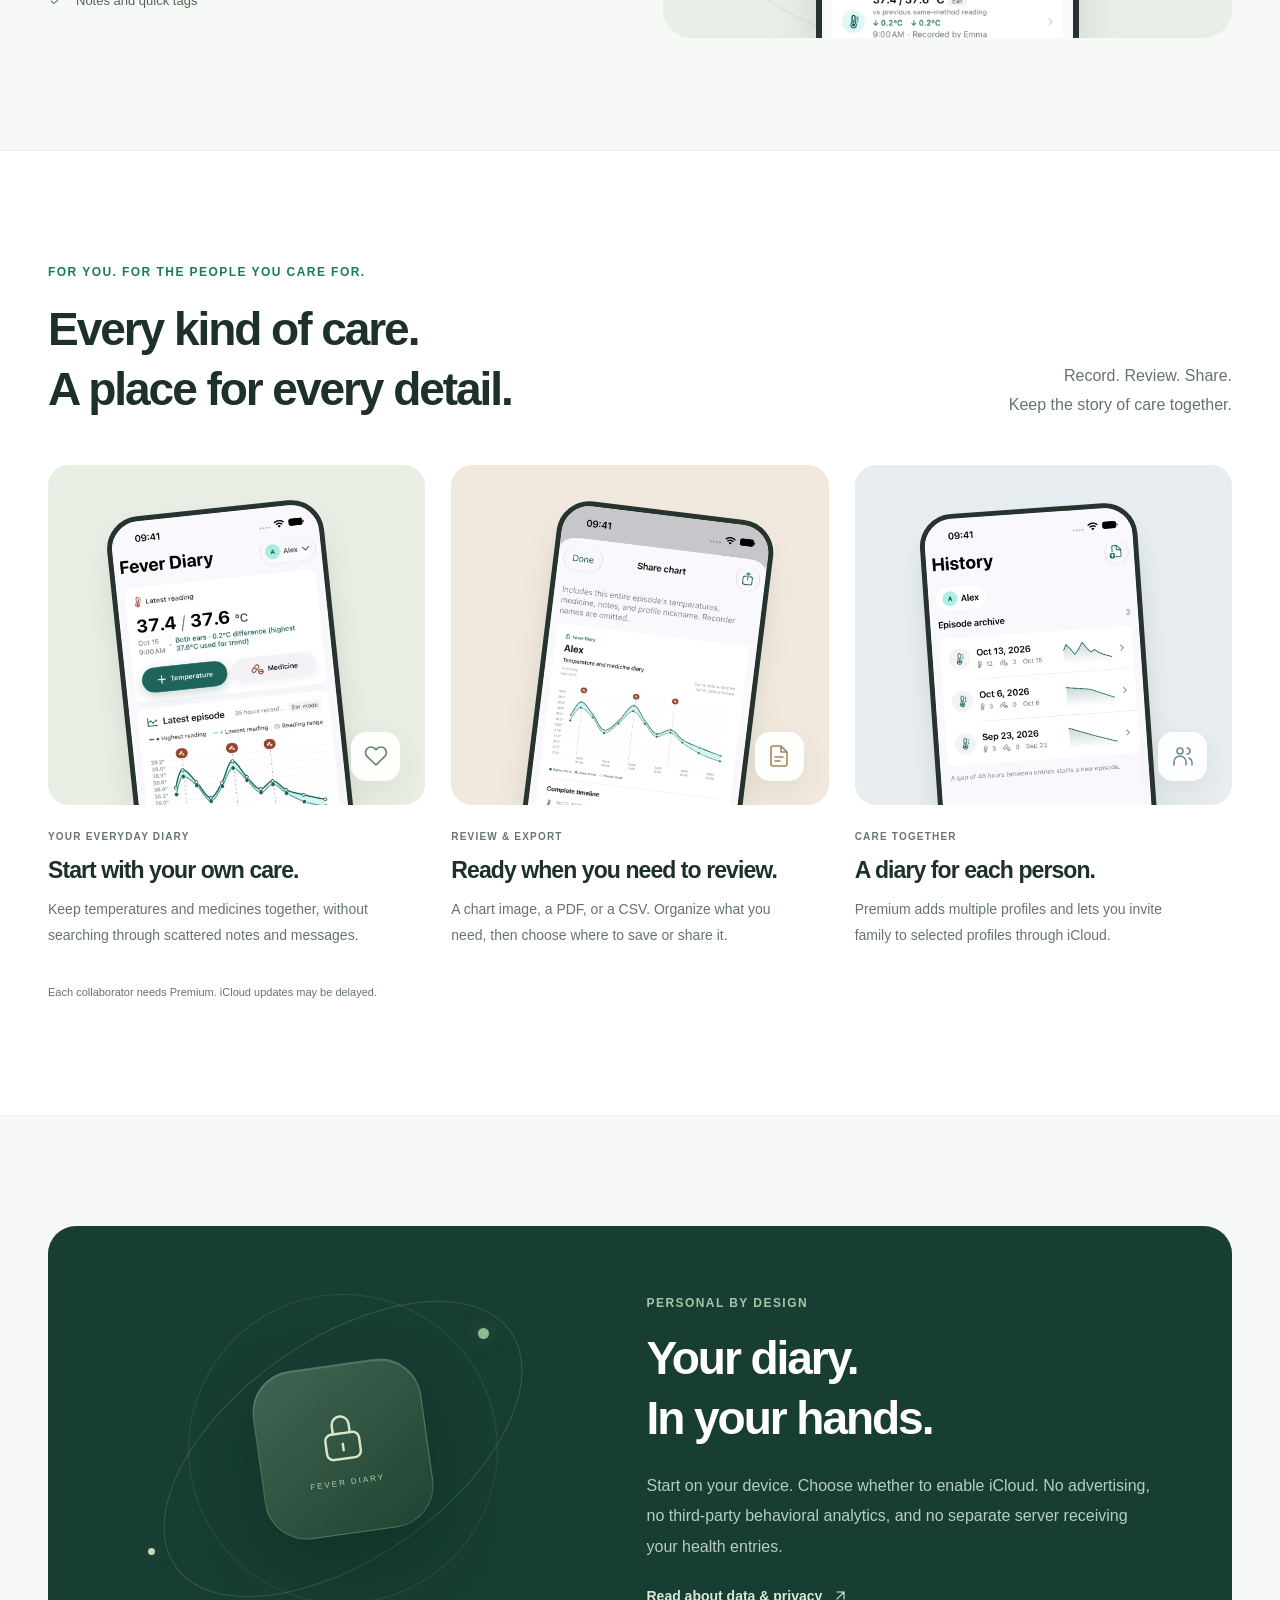
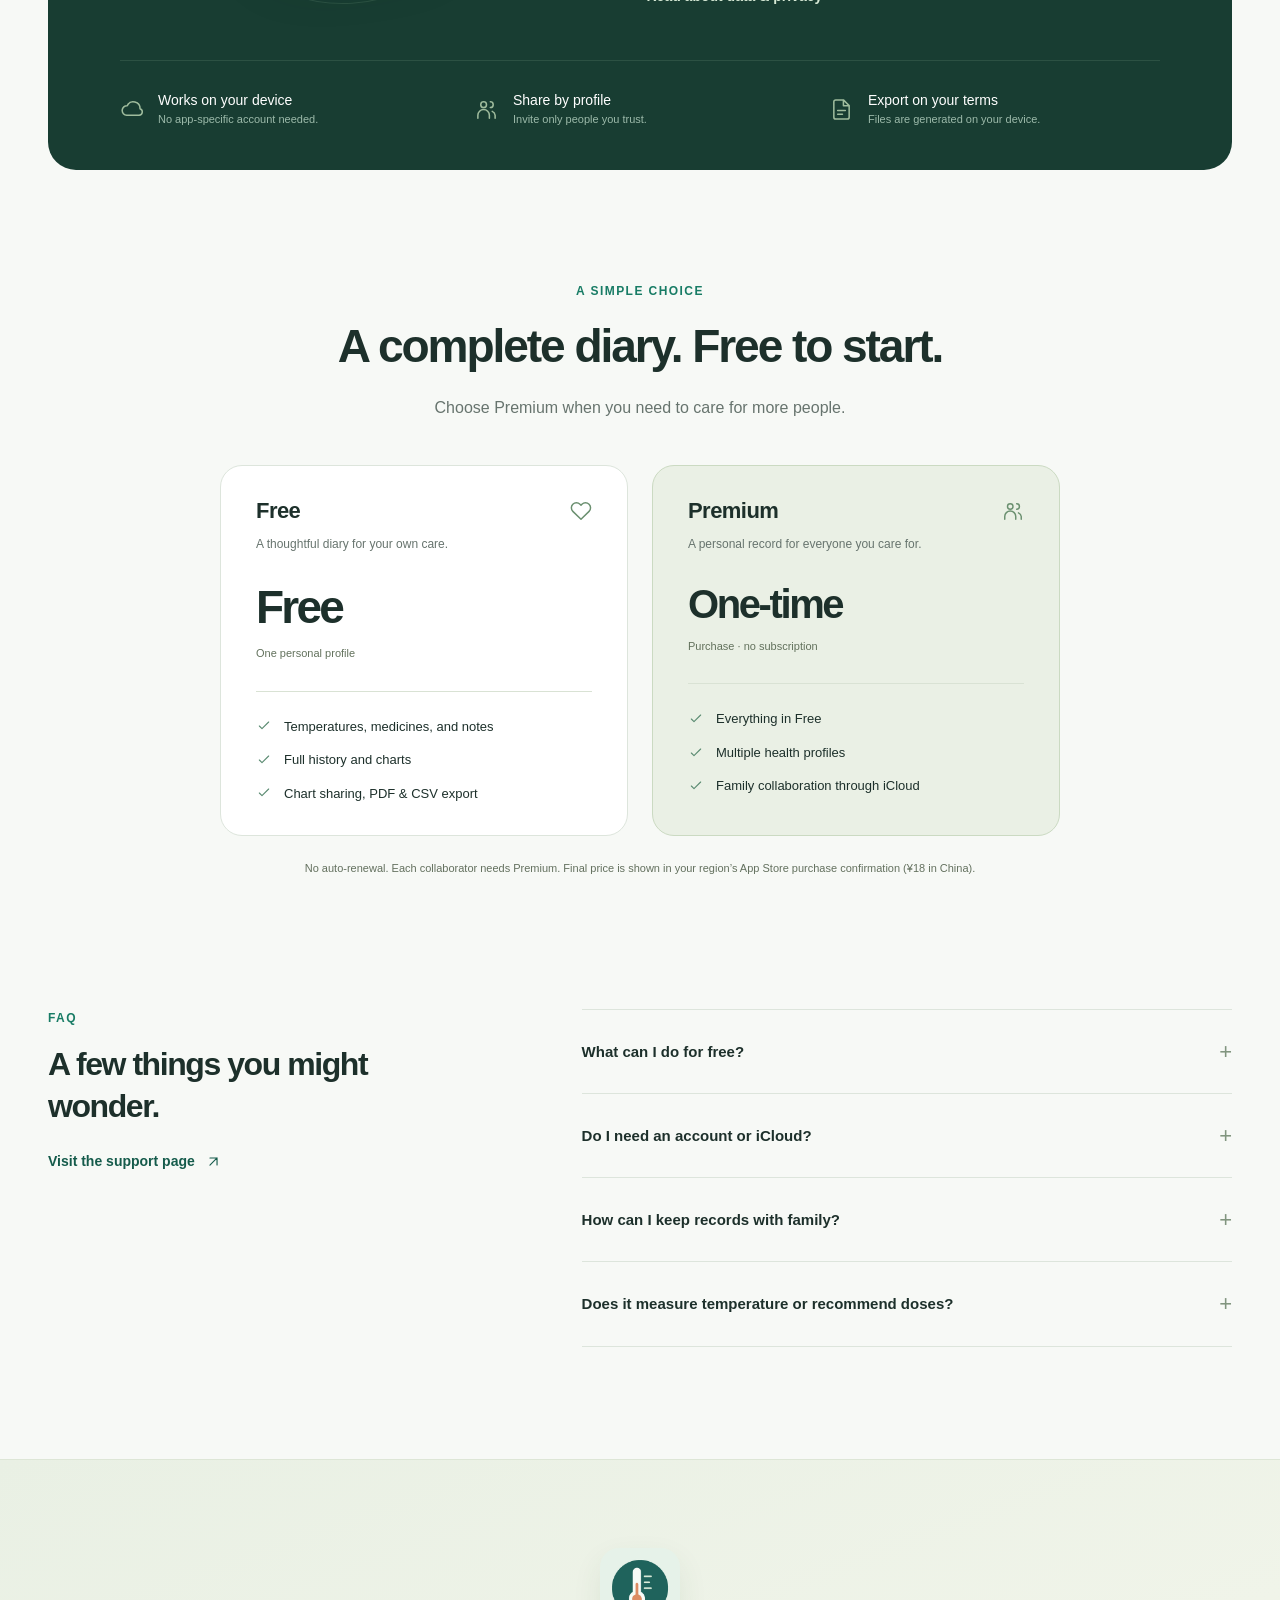
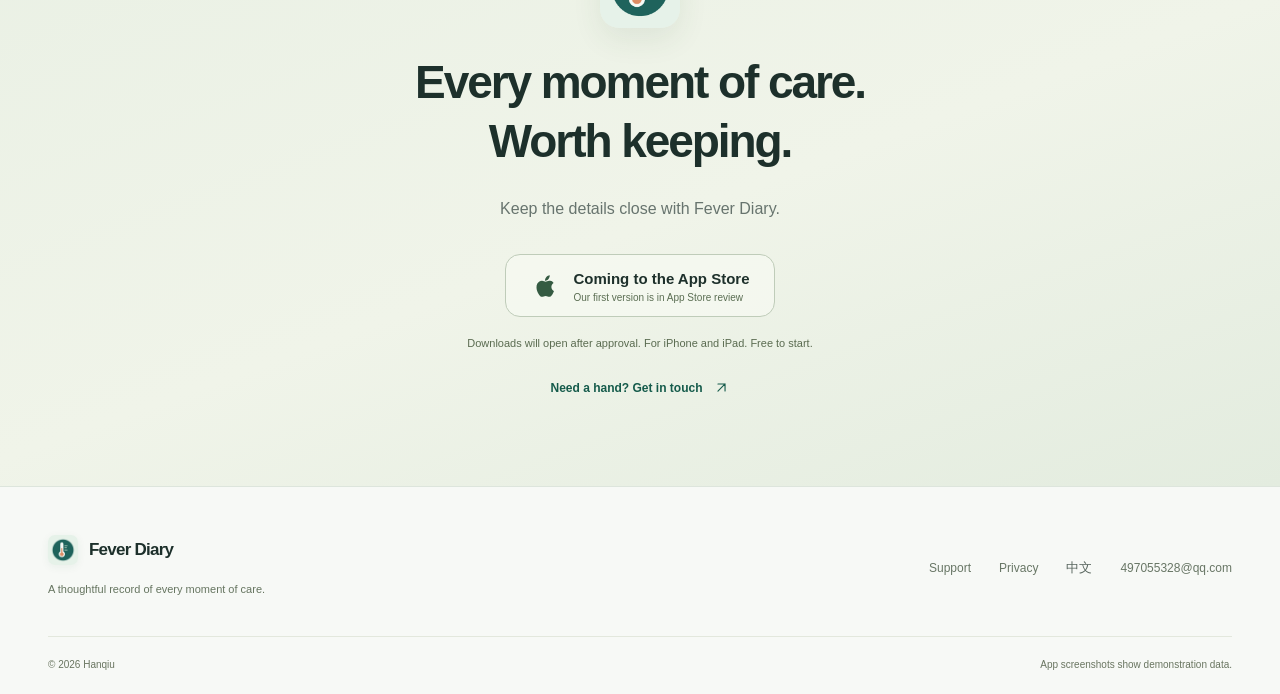
<file: en/index.html>
<!doctype html>
<html lang="en"><head><meta charset="utf-8"><meta name="viewport" content="width=device-width,initial-scale=1"><meta name="color-scheme" content="light"><meta name="theme-color" content="#f6f8f5"><meta name="description" content="Keep temperatures, medicines, and notes on one timeline. Fever Diary for iPhone and iPad offers charts, PDF/CSV export, and optional iCloud family collaboration."><meta property="og:title" content="Fever Diary · Every moment of care. Clearly recorded."><meta property="og:description" content="Keep temperatures, medicines, and notes on one timeline. Fever Diary for iPhone and iPad offers charts, PDF/CSV export, and optional iCloud family collaboration."><meta property="og:type" content="website"><title>Fever Diary · Every moment of care. Clearly recorded.</title><link rel="icon" href="../assets/images/app-icon.png"><link rel="apple-touch-icon" href="../assets/images/app-icon-256.png"><link rel="stylesheet" href="../assets/styles.5f00c241a5.css"><script src="../assets/site.f7665a8324.js" defer></script></head>
<body class="landing-page"><a class="skip" href="#content">Skip to content</a>
<header class="site-header"><div class="header-inner"><a class="brand" href="#overview"><img src="../assets/images/app-icon.png" width="36" height="36" alt="">Fever Diary</a><nav class="desktop-nav" aria-label="Main navigation"><a href="#overview">Overview</a><a href="#features">Features</a><a href="#care">For every day</a><a href="support.html">Support</a></nav><div class="header-actions"><a class="language-link" href="../zh-Hans/index.html" lang="zh-Hans" aria-label="中文">中文</a><a class="button button-small" href="#download">Get the app<svg class="icon " viewBox="0 0 24 24" fill="none" stroke="currentColor" stroke-width="1.6" stroke-linecap="round" stroke-linejoin="round" aria-hidden="true"><path d="M7 17 17 7M7 7h10v10"/></svg></a><details class="mobile-menu"><summary aria-label="Open navigation menu"><svg class="icon " viewBox="0 0 24 24" fill="none" stroke="currentColor" stroke-width="1.6" stroke-linecap="round" stroke-linejoin="round" aria-hidden="true"><path d="M4 8h16M4 16h16"/></svg></summary><nav aria-label="Mobile navigation"><a href="#overview">Overview</a><a href="#features">Features</a><a href="#care">For every day</a><a href="support.html">Support</a></nav></details></div></div></header>
<main id="content">
<section class="hero section-wrap" id="overview" aria-labelledby="hero-title"><div class="hero-copy"><p class="eyebrow"><span class="status-dot" aria-hidden="true"></span>FEVER DIARY · MADE FOR EVERY MOMENT OF CARE</p><h1 id="hero-title">Every moment of care.<br><em>Clearly recorded.</em></h1><p class="hero-intro">Temperatures, medicines, and notes. One timeline.<br>From a single reading to the whole story of care.</p><div class="hero-actions"><a class="button" href="#download"><svg class="icon " viewBox="0 0 24 24" fill="none" stroke="currentColor" stroke-width="1.6" stroke-linecap="round" stroke-linejoin="round" aria-hidden="true"><path fill="currentColor" stroke="none" d="M17.1 12.6c0-2 1.7-3 1.8-3.1-1-1.5-2.5-1.7-3.1-1.7-1.3-.2-2.6.8-3.3.8-.7 0-1.8-.8-2.9-.8-1.5 0-2.9.9-3.7 2.2-1.5 2.6-.4 6.4 1.1 8.5.7 1 1.5 2.2 2.6 2.1 1.1 0 1.5-.7 2.9-.7s1.8.7 2.9.7c1.2 0 1.9-1 2.6-2.1.8-1.2 1.2-2.4 1.2-2.5-.1 0-2.1-.8-2.1-3.4ZM14.8 6.4c.6-.8 1.1-1.9 1-3-.9 0-2 .6-2.7 1.4-.6.7-1.2 1.8-1.1 2.9 1 .1 2.1-.5 2.8-1.3Z"/></svg>Coming to the App Store</a><a class="text-link" href="#features">Explore the app<svg class="icon " viewBox="0 0 24 24" fill="none" stroke="currentColor" stroke-width="1.6" stroke-linecap="round" stroke-linejoin="round" aria-hidden="true"><path d="M12 4v16m-6-6 6 6 6-6"/></svg></a></div><p class="platform">iPhone and iPad · iOS 17 or later</p></div>
<div class="hero-art"><div class="hero-halo" aria-hidden="true"></div><svg class="care-line" viewBox="0 0 650 620" fill="none" aria-hidden="true"><path d="M20 440C110 440 98 300 185 300S255 440 322 440 379 174 447 174 500 300 630 300" stroke="currentColor" stroke-width="2"/><circle cx="185" cy="300" r="6" fill="currentColor"/><circle cx="447" cy="174" r="6" fill="currentColor"/></svg><div class="phone hero-phone hero-phone-back"><img src="../assets/images/en-US/episode.webp" width="700" height="1522" alt="Fever Diary episode view with a temperature chart and chronological entries" fetchpriority="high"></div><div class="phone hero-phone hero-phone-front"><img src="../assets/images/en-US/today.webp" width="700" height="1522" alt="Fever Diary Today view with a temperature chart and temperature and medicine entries" fetchpriority="high"></div><div class="hero-tag"><svg class="icon " viewBox="0 0 24 24" fill="none" stroke="currentColor" stroke-width="1.6" stroke-linecap="round" stroke-linejoin="round" aria-hidden="true"><path d="M20.8 4.6a5.5 5.5 0 0 0-7.8 0L12 5.7l-1.1-1.1a5.5 5.5 0 0 0-7.8 7.8L12 21l8.8-8.6a5.5 5.5 0 0 0 0-7.8Z"/></svg><span>Less searching. More time to care.</span></div></div></section>
<div class="feature-ribbon"><div class="section-wrap"><span><svg class="icon " viewBox="0 0 24 24" fill="none" stroke="currentColor" stroke-width="1.6" stroke-linecap="round" stroke-linejoin="round" aria-hidden="true"><path d="M9 14.8V5a3 3 0 0 1 6 0v9.8a5 5 0 1 1-6 0Z"/><path d="M12 8v10m0 0h.01M17 5h3m-3 4h2"/></svg>Temperature & medicine</span><span><svg class="icon " viewBox="0 0 24 24" fill="none" stroke="currentColor" stroke-width="1.6" stroke-linecap="round" stroke-linejoin="round" aria-hidden="true"><path d="M3 3v18h18M6 15l5-6 4 3 6-7"/></svg>Charts & episodes</span><span><svg class="icon " viewBox="0 0 24 24" fill="none" stroke="currentColor" stroke-width="1.6" stroke-linecap="round" stroke-linejoin="round" aria-hidden="true"><path d="M14 2H6a2 2 0 0 0-2 2v16a2 2 0 0 0 2 2h12a2 2 0 0 0 2-2V8Zm0 0v6h6M8 13h8m-8 4h5"/></svg>PDF & CSV export</span><span><svg class="icon " viewBox="0 0 24 24" fill="none" stroke="currentColor" stroke-width="1.6" stroke-linecap="round" stroke-linejoin="round" aria-hidden="true"><circle cx="9" cy="7" r="3"/><path d="M3 21v-3a6 6 0 0 1 12 0v3m1-17a3 3 0 0 1 0 6m2 4a5 5 0 0 1 3 4v3"/></svg>iCloud collaboration</span></div></div>
<section class="feature-section section-wrap section-space" id="features" aria-labelledby="features-title"><div class="feature-heading"><p class="eyebrow">SMALL DETAILS. A CLEARER PICTURE.</p><h2 id="features-title">Easy to record.<br>Clear to look back on.</h2><p class="section-intro">Keep it simple when you’re busy caring.<br>Keep the details ready when you need them.</p><div class="feature-tabs" role="tablist" aria-label="Explore features"><button id="feature-tab-0" role="tab" type="button" aria-controls="feature-panel-0" aria-selected="true" tabindex="0" data-feature-tab="0">Today’s entries</button><button id="feature-tab-1" role="tab" type="button" aria-controls="feature-panel-1" aria-selected="false" tabindex="-1" data-feature-tab="1">The whole story</button></div></div><div id="feature-panel-0" role="tabpanel" tabindex="0" aria-labelledby="feature-tab-0" class="feature-panel" >
        <div class="feature-detail"><h3>Keep each detail in its moment.</h3><p>Manually log ear or underarm temperatures, choose a saved medicine, and adjust its actual dose and time. Add earlier entries whenever you need to.</p><ul class="check-list"><li><svg class="icon " viewBox="0 0 24 24" fill="none" stroke="currentColor" stroke-width="1.6" stroke-linecap="round" stroke-linejoin="round" aria-hidden="true"><path d="m5 12 4 4L19 6"/></svg><span>One or two ear temperature readings</span></li><li><svg class="icon " viewBox="0 0 24 24" fill="none" stroke="currentColor" stroke-width="1.6" stroke-linecap="round" stroke-linejoin="round" aria-hidden="true"><path d="m5 12 4 4L19 6"/></svg><span>Your saved medicines and doses</span></li><li><svg class="icon " viewBox="0 0 24 24" fill="none" stroke="currentColor" stroke-width="1.6" stroke-linecap="round" stroke-linejoin="round" aria-hidden="true"><path d="m5 12 4 4L19 6"/></svg><span>Notes and quick tags</span></li></ul></div>
        <div class="feature-stage"><div class="stage-orbit" aria-hidden="true"></div><span class="stage-label">TODAY · YOUR DIARY</span><div class="phone feature-phone"><img src="../assets/images/en-US/today.webp" width="700" height="1522" alt="Fever Diary Today view with a temperature chart and temperature and medicine entries" loading="lazy"></div></div></div><div id="feature-panel-1" role="tabpanel" tabindex="0" aria-labelledby="feature-tab-1" class="feature-panel" hidden>
        <div class="feature-detail"><h3>See how the story unfolds.</h3><p>Temperatures and medicines come together on one chart. Entries form episodes based on the gaps between them. Zoom the timeline or turn your device for a wider view.</p><ul class="check-list"><li><svg class="icon " viewBox="0 0 24 24" fill="none" stroke="currentColor" stroke-width="1.6" stroke-linecap="round" stroke-linejoin="round" aria-hidden="true"><path d="m5 12 4 4L19 6"/></svg><span>Your full history, ready to review</span></li><li><svg class="icon " viewBox="0 0 24 24" fill="none" stroke="currentColor" stroke-width="1.6" stroke-linecap="round" stroke-linejoin="round" aria-hidden="true"><path d="m5 12 4 4L19 6"/></svg><span>Episodes organized by time gaps</span></li><li><svg class="icon " viewBox="0 0 24 24" fill="none" stroke="currentColor" stroke-width="1.6" stroke-linecap="round" stroke-linejoin="round" aria-hidden="true"><path d="m5 12 4 4L19 6"/></svg><span>Share a chart as an image</span></li></ul></div>
        <div class="feature-stage"><div class="stage-orbit" aria-hidden="true"></div><span class="stage-label">HISTORY · THE WHOLE STORY</span><div class="phone feature-phone"><img src="../assets/images/en-US/episode.webp" width="700" height="1522" alt="Fever Diary episode view with a temperature chart and chronological entries" loading="lazy"></div></div></div></section>
<section class="care-section section-space" id="care" aria-labelledby="care-title"><div class="section-wrap"><div class="section-heading"><div><p class="eyebrow">FOR YOU. FOR THE PEOPLE YOU CARE FOR.</p><h2 id="care-title">Every kind of care.<br>A place for every detail.</h2></div><p class="section-intro">Record. Review. Share.<br>Keep the story of care together.</p></div><div class="scene-track" role="region" tabindex="0" aria-label="Browse care scenarios"><article class="scene" data-scene><div class="scene-art scene-art-0"><div class="scene-phone phone"><img src="../assets/images/en-US/today.webp" width="700" height="1522" alt="Today view showing manually entered temperature and medicine records" loading="lazy"></div><span class="scene-icon"><svg class="icon " viewBox="0 0 24 24" fill="none" stroke="currentColor" stroke-width="1.6" stroke-linecap="round" stroke-linejoin="round" aria-hidden="true"><path d="M20.8 4.6a5.5 5.5 0 0 0-7.8 0L12 5.7l-1.1-1.1a5.5 5.5 0 0 0-7.8 7.8L12 21l8.8-8.6a5.5 5.5 0 0 0 0-7.8Z"/></svg></span></div><div class="scene-copy"><p class="micro">YOUR EVERYDAY DIARY</p><h3>Start with your own care.</h3><p>Keep temperatures and medicines together, without searching through scattered notes and messages.</p></div></article><article class="scene" data-scene><div class="scene-art scene-art-1"><div class="scene-phone phone"><img src="../assets/images/en-US/share.webp" width="700" height="1522" alt="Chart sharing preview showing an episode curve and detailed entries" loading="lazy"></div><span class="scene-icon"><svg class="icon " viewBox="0 0 24 24" fill="none" stroke="currentColor" stroke-width="1.6" stroke-linecap="round" stroke-linejoin="round" aria-hidden="true"><path d="M14 2H6a2 2 0 0 0-2 2v16a2 2 0 0 0 2 2h12a2 2 0 0 0 2-2V8Zm0 0v6h6M8 13h8m-8 4h5"/></svg></span></div><div class="scene-copy"><p class="micro">REVIEW & EXPORT</p><h3>Ready when you need to review.</h3><p>A chart image, a PDF, or a CSV. Organize what you need, then choose where to save or share it.</p></div></article><article class="scene" data-scene><div class="scene-art scene-art-2"><div class="scene-phone phone"><img src="../assets/images/en-US/history.webp" width="700" height="1522" alt="History view showing a health profile and entries organized into episodes" loading="lazy"></div><span class="scene-icon"><svg class="icon " viewBox="0 0 24 24" fill="none" stroke="currentColor" stroke-width="1.6" stroke-linecap="round" stroke-linejoin="round" aria-hidden="true"><circle cx="9" cy="7" r="3"/><path d="M3 21v-3a6 6 0 0 1 12 0v3m1-17a3 3 0 0 1 0 6m2 4a5 5 0 0 1 3 4v3"/></svg></span></div><div class="scene-copy"><p class="micro">CARE TOGETHER</p><h3>A diary for each person.</h3><p>Premium adds multiple profiles and lets you invite family to selected profiles through iCloud.</p></div></article></div><div class="scene-bottom"><p>Each collaborator needs Premium. iCloud updates may be delayed.</p><div class="scene-controls"><button type="button" data-scene-prev aria-label="Previous scene"><svg class="icon " viewBox="0 0 24 24" fill="none" stroke="currentColor" stroke-width="1.6" stroke-linecap="round" stroke-linejoin="round" aria-hidden="true"><path d="m9 5 7 7-7 7"/></svg></button><div class="scene-dots" aria-hidden="true"><span class="active"></span><span></span><span></span></div><button type="button" data-scene-next aria-label="Next scene"><svg class="icon " viewBox="0 0 24 24" fill="none" stroke="currentColor" stroke-width="1.6" stroke-linecap="round" stroke-linejoin="round" aria-hidden="true"><path d="m9 5 7 7-7 7"/></svg></button></div></div></div></section>
<section class="privacy-section section-wrap section-space" aria-labelledby="privacy-title"><div class="privacy-visual" aria-hidden="true"><div class="privacy-orbit orbit-one"></div><div class="privacy-orbit orbit-two"></div><div class="privacy-seal"><svg class="icon " viewBox="0 0 24 24" fill="none" stroke="currentColor" stroke-width="1.6" stroke-linecap="round" stroke-linejoin="round" aria-hidden="true"><rect x="4" y="10" width="16" height="12" rx="3"/><path d="M8 10V6a4 4 0 0 1 8 0v4m-4 5v3"/></svg><span>FEVER DIARY</span></div><span class="orbit-dot dot-one"></span><span class="orbit-dot dot-two"></span></div><div class="privacy-copy"><p class="eyebrow">PERSONAL BY DESIGN</p><h2 id="privacy-title">Your diary.<br>In your hands.</h2><p class="section-intro">Start on your device. Choose whether to enable iCloud. No advertising, no third-party behavioral analytics, and no separate server receiving your health entries.</p><a class="text-link" href="privacy.html">Read about data & privacy<svg class="icon " viewBox="0 0 24 24" fill="none" stroke="currentColor" stroke-width="1.6" stroke-linecap="round" stroke-linejoin="round" aria-hidden="true"><path d="M7 17 17 7M7 7h10v10"/></svg></a></div><ul class="privacy-points"><li><svg class="icon " viewBox="0 0 24 24" fill="none" stroke="currentColor" stroke-width="1.6" stroke-linecap="round" stroke-linejoin="round" aria-hidden="true"><path d="M7 18a5 5 0 1 1 .6-10 7 7 0 0 1 13.3 3.2A3.5 3.5 0 0 1 20 18H7Z"/></svg><div><h3>Works on your device</h3><p>No app-specific account needed.</p></div></li><li><svg class="icon " viewBox="0 0 24 24" fill="none" stroke="currentColor" stroke-width="1.6" stroke-linecap="round" stroke-linejoin="round" aria-hidden="true"><circle cx="9" cy="7" r="3"/><path d="M3 21v-3a6 6 0 0 1 12 0v3m1-17a3 3 0 0 1 0 6m2 4a5 5 0 0 1 3 4v3"/></svg><div><h3>Share by profile</h3><p>Invite only people you trust.</p></div></li><li><svg class="icon " viewBox="0 0 24 24" fill="none" stroke="currentColor" stroke-width="1.6" stroke-linecap="round" stroke-linejoin="round" aria-hidden="true"><path d="M14 2H6a2 2 0 0 0-2 2v16a2 2 0 0 0 2 2h12a2 2 0 0 0 2-2V8Zm0 0v6h6M8 13h8m-8 4h5"/></svg><div><h3>Export on your terms</h3><p>Files are generated on your device.</p></div></li></ul></section>
<section class="pricing-section section-wrap section-space" id="plans" aria-labelledby="plans-title"><div class="center-heading"><p class="eyebrow">A SIMPLE CHOICE</p><h2 id="plans-title">A complete diary. Free to start.</h2><p class="section-intro">Choose Premium when you need to care for more people.</p></div><div class="plans"><article class="plan "><div class="plan-top"><h3>Free</h3><svg class="icon " viewBox="0 0 24 24" fill="none" stroke="currentColor" stroke-width="1.6" stroke-linecap="round" stroke-linejoin="round" aria-hidden="true"><path d="M20.8 4.6a5.5 5.5 0 0 0-7.8 0L12 5.7l-1.1-1.1a5.5 5.5 0 0 0-7.8 7.8L12 21l8.8-8.6a5.5 5.5 0 0 0 0-7.8Z"/></svg></div><p class="plan-sub">A thoughtful diary for your own care.</p><div class="plan-price">Free</div><p class="price-caption">One personal profile</p><ul class="check-list"><li><svg class="icon " viewBox="0 0 24 24" fill="none" stroke="currentColor" stroke-width="1.6" stroke-linecap="round" stroke-linejoin="round" aria-hidden="true"><path d="m5 12 4 4L19 6"/></svg><span>Temperatures, medicines, and notes</span></li><li><svg class="icon " viewBox="0 0 24 24" fill="none" stroke="currentColor" stroke-width="1.6" stroke-linecap="round" stroke-linejoin="round" aria-hidden="true"><path d="m5 12 4 4L19 6"/></svg><span>Full history and charts</span></li><li><svg class="icon " viewBox="0 0 24 24" fill="none" stroke="currentColor" stroke-width="1.6" stroke-linecap="round" stroke-linejoin="round" aria-hidden="true"><path d="m5 12 4 4L19 6"/></svg><span>Chart sharing, PDF & CSV export</span></li></ul></article><article class="plan plan-premium"><div class="plan-top"><h3>Premium</h3><svg class="icon " viewBox="0 0 24 24" fill="none" stroke="currentColor" stroke-width="1.6" stroke-linecap="round" stroke-linejoin="round" aria-hidden="true"><circle cx="9" cy="7" r="3"/><path d="M3 21v-3a6 6 0 0 1 12 0v3m1-17a3 3 0 0 1 0 6m2 4a5 5 0 0 1 3 4v3"/></svg></div><p class="plan-sub">A personal record for everyone you care for.</p><div class="plan-price">One-time</div><p class="price-caption">Purchase · no subscription</p><ul class="check-list"><li><svg class="icon " viewBox="0 0 24 24" fill="none" stroke="currentColor" stroke-width="1.6" stroke-linecap="round" stroke-linejoin="round" aria-hidden="true"><path d="m5 12 4 4L19 6"/></svg><span>Everything in Free</span></li><li><svg class="icon " viewBox="0 0 24 24" fill="none" stroke="currentColor" stroke-width="1.6" stroke-linecap="round" stroke-linejoin="round" aria-hidden="true"><path d="m5 12 4 4L19 6"/></svg><span>Multiple health profiles</span></li><li><svg class="icon " viewBox="0 0 24 24" fill="none" stroke="currentColor" stroke-width="1.6" stroke-linecap="round" stroke-linejoin="round" aria-hidden="true"><path d="m5 12 4 4L19 6"/></svg><span>Family collaboration through iCloud</span></li></ul></article></div><p class="pricing-note">No auto-renewal. Each collaborator needs Premium. Final price is shown in your region’s App Store purchase confirmation (¥18 in China).</p></section>
<section class="faq-section section-wrap section-space" aria-labelledby="faq-title"><div><p class="eyebrow">FAQ</p><h2 id="faq-title">A few things you might wonder.</h2><a class="text-link" href="support.html">Visit the support page<svg class="icon " viewBox="0 0 24 24" fill="none" stroke="currentColor" stroke-width="1.6" stroke-linecap="round" stroke-linejoin="round" aria-hidden="true"><path d="M7 17 17 7M7 7h10v10"/></svg></a></div><div class="faq-list"><details><summary>What can I do for free?<span aria-hidden="true">+</span></summary><p>Free includes one personal profile, temperature and medicine entries, your full history, chart sharing, and PDF and CSV export. Premium unlocks multiple profiles and family collaboration.</p></details><details><summary>Do I need an account or iCloud?<span aria-hidden="true">+</span></summary><p>You can use the app on your device without an app-specific account or iCloud. Sign in to system iCloud and enable the relevant features when you want cross-device sync or family collaboration.</p></details><details><summary>How can I keep records with family?<span aria-hidden="true">+</span></summary><p>With Premium, invite family to a selected profile through iCloud. Each participant needs Premium. Updates may be delayed and are not suitable for real-time monitoring. See the privacy policy for sharing permissions.</p></details><details><summary>Does it measure temperature or recommend doses?<span aria-hidden="true">+</span></summary><p>Fever Diary is a manual record-keeping tool. It does not connect to thermometers, provide real-time monitoring, or recommend diagnoses, medicine timing, or doses. Saved medicine presets are entered by you.</p></details></div></section>
<section class="download-section section-space" id="download" aria-labelledby="download-title"><div class="section-wrap"><img class="download-icon" src="../assets/images/app-icon-256.png" width="80" height="80" alt=""><h2 id="download-title">Every moment of care.<br>Worth keeping.</h2><p class="section-intro">Keep the details close with Fever Diary.</p><div class="store-status"><svg class="icon " viewBox="0 0 24 24" fill="none" stroke="currentColor" stroke-width="1.6" stroke-linecap="round" stroke-linejoin="round" aria-hidden="true"><path fill="currentColor" stroke="none" d="M17.1 12.6c0-2 1.7-3 1.8-3.1-1-1.5-2.5-1.7-3.1-1.7-1.3-.2-2.6.8-3.3.8-.7 0-1.8-.8-2.9-.8-1.5 0-2.9.9-3.7 2.2-1.5 2.6-.4 6.4 1.1 8.5.7 1 1.5 2.2 2.6 2.1 1.1 0 1.5-.7 2.9-.7s1.8.7 2.9.7c1.2 0 1.9-1 2.6-2.1.8-1.2 1.2-2.4 1.2-2.5-.1 0-2.1-.8-2.1-3.4ZM14.8 6.4c.6-.8 1.1-1.9 1-3-.9 0-2 .6-2.7 1.4-.6.7-1.2 1.8-1.1 2.9 1 .1 2.1-.5 2.8-1.3Z"/></svg><div><strong>Coming to the App Store</strong><span>Our first version is in App Store review</span></div></div><p class="download-note">Downloads will open after approval. For iPhone and iPad. Free to start.</p><a class="text-link" href="support.html">Need a hand? Get in touch<svg class="icon " viewBox="0 0 24 24" fill="none" stroke="currentColor" stroke-width="1.6" stroke-linecap="round" stroke-linejoin="round" aria-hidden="true"><path d="M7 17 17 7M7 7h10v10"/></svg></a></div></section>
</main><footer class="site-footer"><div class="footer-inner"><div><a class="brand" href="#overview"><img src="../assets/images/app-icon.png" width="30" height="30" alt="">Fever Diary</a><p>A thoughtful record of every moment of care.</p></div><nav aria-label="Footer navigation"><a href="support.html">Support</a><a href="privacy.html">Privacy</a><a class="language-link" href="../zh-Hans/index.html" lang="zh-Hans" aria-label="中文">中文</a><a href="mailto:497055328@qq.com">497055328@qq.com</a></nav><div class="footer-bottom"><span>© 2026 Hanqiu</span><span>App screenshots show demonstration data.</span></div></div></footer></body></html>
</file>
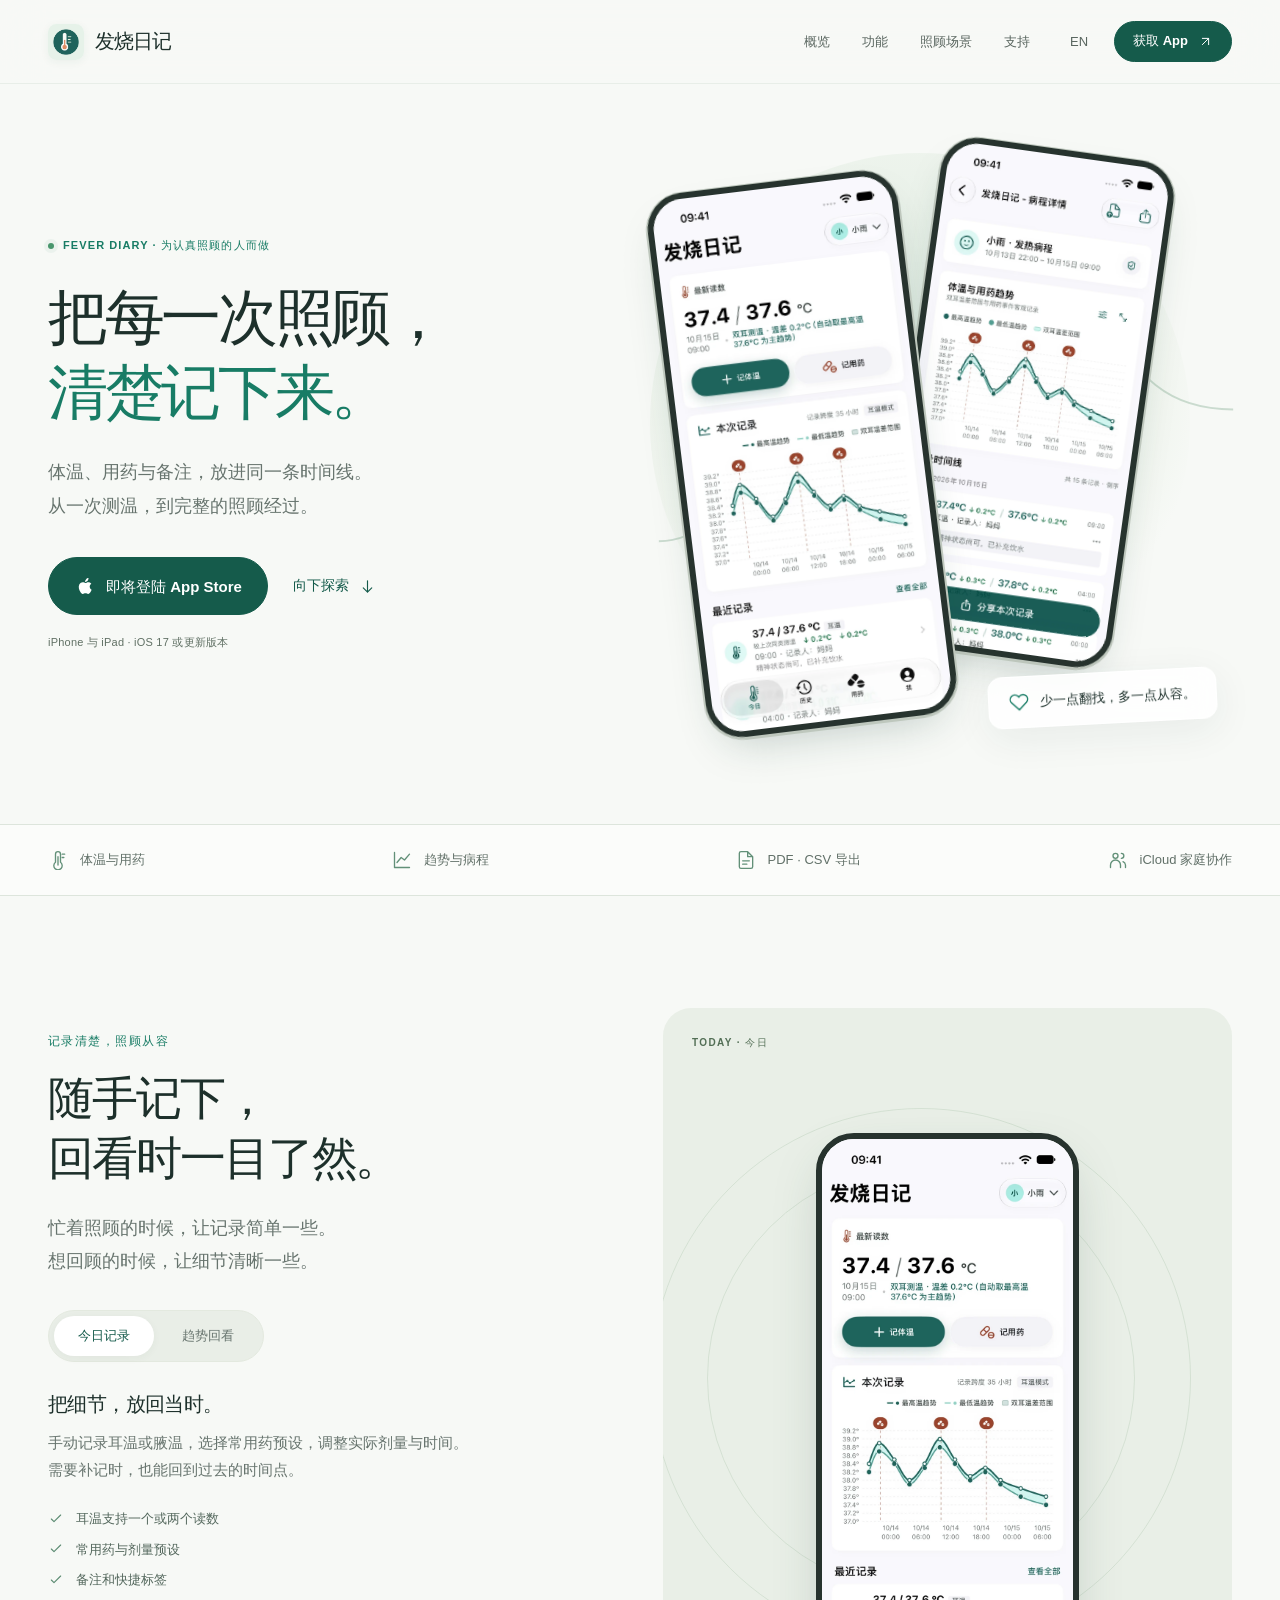
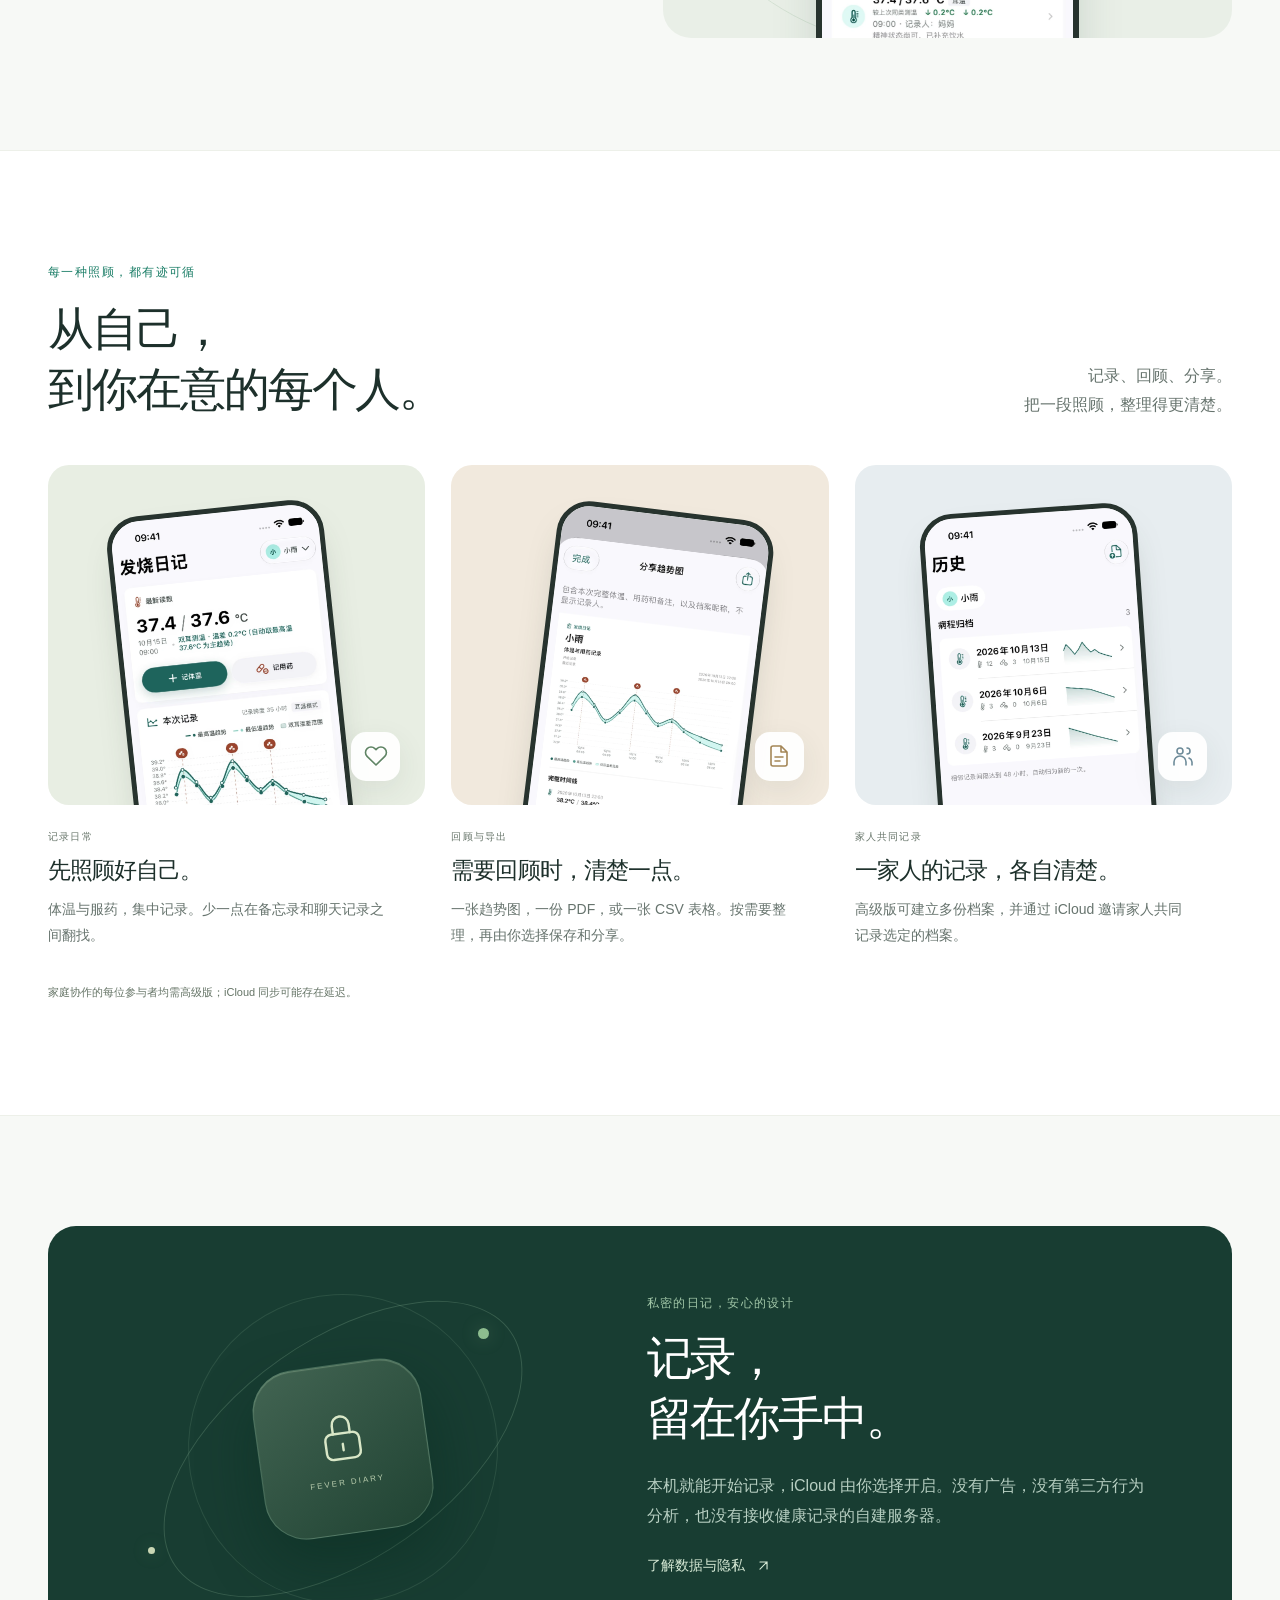
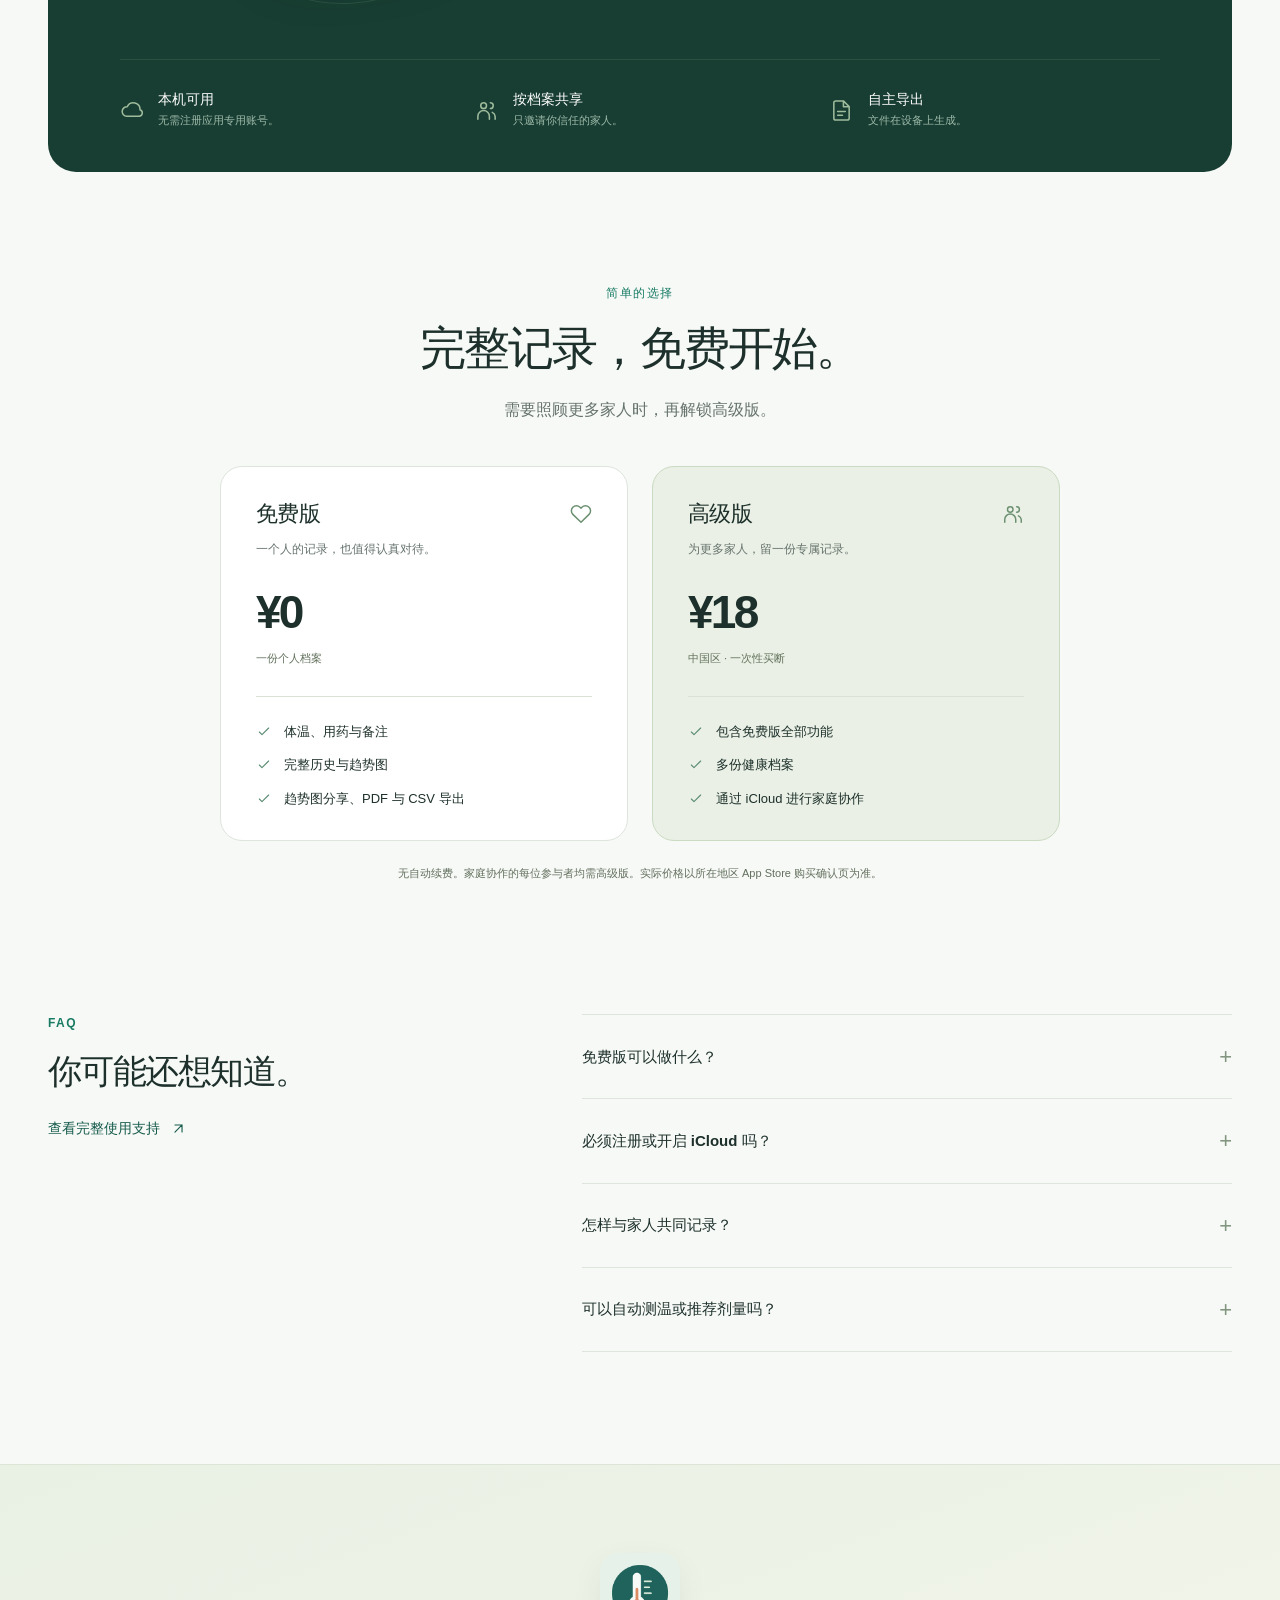
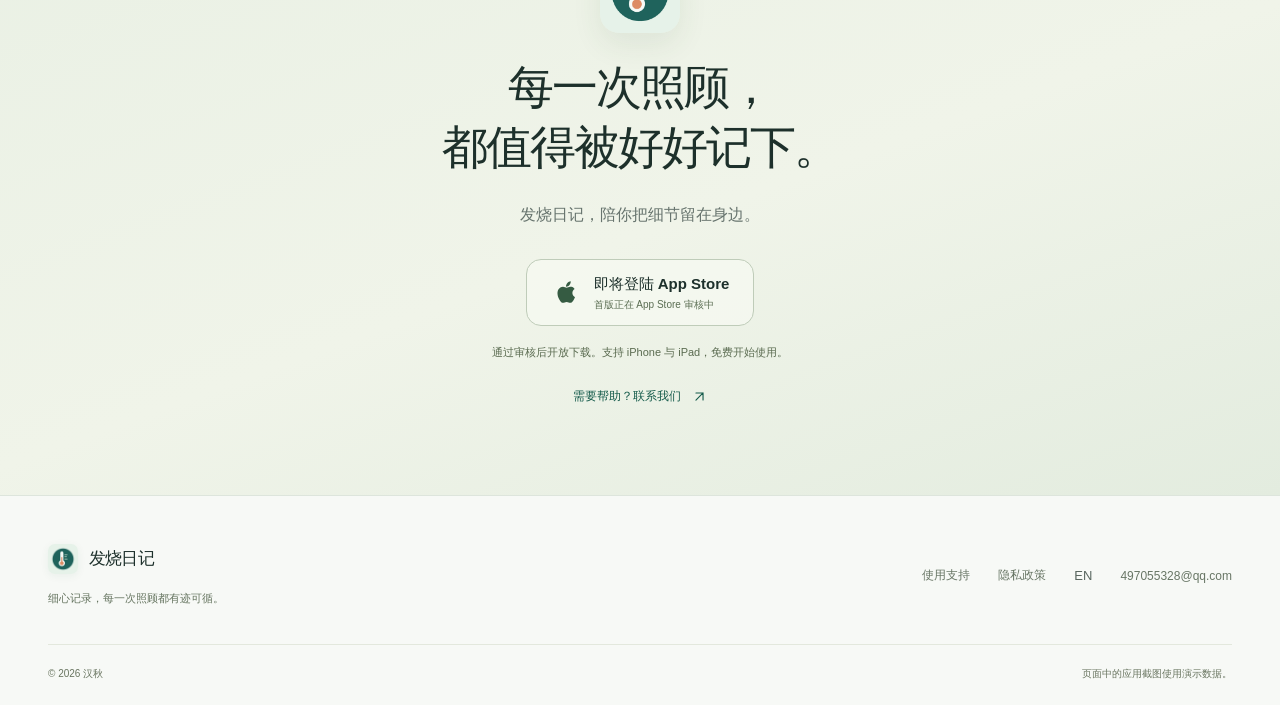
<file: zh-Hans/index.html>
<!doctype html>
<html lang="zh-Hans"><head><meta charset="utf-8"><meta name="viewport" content="width=device-width,initial-scale=1"><meta name="color-scheme" content="light"><meta name="theme-color" content="#f6f8f5"><meta name="description" content="体温、用药与备注，放进同一条时间线。发烧日记支持 iPhone 与 iPad，提供趋势回看、PDF/CSV 导出与可选的 iCloud 家庭协作。"><meta property="og:title" content="发烧日记 · 把每一次照顾，清楚记下来。"><meta property="og:description" content="体温、用药与备注，放进同一条时间线。发烧日记支持 iPhone 与 iPad，提供趋势回看、PDF/CSV 导出与可选的 iCloud 家庭协作。"><meta property="og:type" content="website"><title>发烧日记 · 把每一次照顾，清楚记下来。</title><link rel="icon" href="../assets/images/app-icon.png"><link rel="apple-touch-icon" href="../assets/images/app-icon-256.png"><link rel="stylesheet" href="../assets/styles.5f00c241a5.css"><script src="../assets/site.f7665a8324.js" defer></script></head>
<body class="landing-page"><a class="skip" href="#content">跳到正文</a>
<header class="site-header"><div class="header-inner"><a class="brand" href="#overview"><img src="../assets/images/app-icon.png" width="36" height="36" alt="">发烧日记</a><nav class="desktop-nav" aria-label="主导航"><a href="#overview">概览</a><a href="#features">功能</a><a href="#care">照顾场景</a><a href="support.html">支持</a></nav><div class="header-actions"><a class="language-link" href="../en/index.html" lang="en" aria-label="EN">EN</a><a class="button button-small" href="#download">获取 App<svg class="icon " viewBox="0 0 24 24" fill="none" stroke="currentColor" stroke-width="1.6" stroke-linecap="round" stroke-linejoin="round" aria-hidden="true"><path d="M7 17 17 7M7 7h10v10"/></svg></a><details class="mobile-menu"><summary aria-label="打开导航菜单"><svg class="icon " viewBox="0 0 24 24" fill="none" stroke="currentColor" stroke-width="1.6" stroke-linecap="round" stroke-linejoin="round" aria-hidden="true"><path d="M4 8h16M4 16h16"/></svg></summary><nav aria-label="移动导航"><a href="#overview">概览</a><a href="#features">功能</a><a href="#care">照顾场景</a><a href="support.html">支持</a></nav></details></div></div></header>
<main id="content">
<section class="hero section-wrap" id="overview" aria-labelledby="hero-title"><div class="hero-copy"><p class="eyebrow"><span class="status-dot" aria-hidden="true"></span>FEVER DIARY · 为认真照顾的人而做</p><h1 id="hero-title">把每一次照顾，<br><em>清楚记下来。</em></h1><p class="hero-intro">体温、用药与备注，放进同一条时间线。<br>从一次测温，到完整的照顾经过。</p><div class="hero-actions"><a class="button" href="#download"><svg class="icon " viewBox="0 0 24 24" fill="none" stroke="currentColor" stroke-width="1.6" stroke-linecap="round" stroke-linejoin="round" aria-hidden="true"><path fill="currentColor" stroke="none" d="M17.1 12.6c0-2 1.7-3 1.8-3.1-1-1.5-2.5-1.7-3.1-1.7-1.3-.2-2.6.8-3.3.8-.7 0-1.8-.8-2.9-.8-1.5 0-2.9.9-3.7 2.2-1.5 2.6-.4 6.4 1.1 8.5.7 1 1.5 2.2 2.6 2.1 1.1 0 1.5-.7 2.9-.7s1.8.7 2.9.7c1.2 0 1.9-1 2.6-2.1.8-1.2 1.2-2.4 1.2-2.5-.1 0-2.1-.8-2.1-3.4ZM14.8 6.4c.6-.8 1.1-1.9 1-3-.9 0-2 .6-2.7 1.4-.6.7-1.2 1.8-1.1 2.9 1 .1 2.1-.5 2.8-1.3Z"/></svg>即将登陆 App Store</a><a class="text-link" href="#features">向下探索<svg class="icon " viewBox="0 0 24 24" fill="none" stroke="currentColor" stroke-width="1.6" stroke-linecap="round" stroke-linejoin="round" aria-hidden="true"><path d="M12 4v16m-6-6 6 6 6-6"/></svg></a></div><p class="platform">iPhone 与 iPad · iOS 17 或更新版本</p></div>
<div class="hero-art"><div class="hero-halo" aria-hidden="true"></div><svg class="care-line" viewBox="0 0 650 620" fill="none" aria-hidden="true"><path d="M20 440C110 440 98 300 185 300S255 440 322 440 379 174 447 174 500 300 630 300" stroke="currentColor" stroke-width="2"/><circle cx="185" cy="300" r="6" fill="currentColor"/><circle cx="447" cy="174" r="6" fill="currentColor"/></svg><div class="phone hero-phone hero-phone-back"><img src="../assets/images/zh-Hans/episode.webp" width="700" height="1522" alt="发烧日记病程页面，展示体温趋势和按时间排序的记录" fetchpriority="high"></div><div class="phone hero-phone hero-phone-front"><img src="../assets/images/zh-Hans/today.webp" width="700" height="1522" alt="发烧日记今日页面，展示体温趋势和体温、用药记录" fetchpriority="high"></div><div class="hero-tag"><svg class="icon " viewBox="0 0 24 24" fill="none" stroke="currentColor" stroke-width="1.6" stroke-linecap="round" stroke-linejoin="round" aria-hidden="true"><path d="M20.8 4.6a5.5 5.5 0 0 0-7.8 0L12 5.7l-1.1-1.1a5.5 5.5 0 0 0-7.8 7.8L12 21l8.8-8.6a5.5 5.5 0 0 0 0-7.8Z"/></svg><span>少一点翻找，多一点从容。</span></div></div></section>
<div class="feature-ribbon"><div class="section-wrap"><span><svg class="icon " viewBox="0 0 24 24" fill="none" stroke="currentColor" stroke-width="1.6" stroke-linecap="round" stroke-linejoin="round" aria-hidden="true"><path d="M9 14.8V5a3 3 0 0 1 6 0v9.8a5 5 0 1 1-6 0Z"/><path d="M12 8v10m0 0h.01M17 5h3m-3 4h2"/></svg>体温与用药</span><span><svg class="icon " viewBox="0 0 24 24" fill="none" stroke="currentColor" stroke-width="1.6" stroke-linecap="round" stroke-linejoin="round" aria-hidden="true"><path d="M3 3v18h18M6 15l5-6 4 3 6-7"/></svg>趋势与病程</span><span><svg class="icon " viewBox="0 0 24 24" fill="none" stroke="currentColor" stroke-width="1.6" stroke-linecap="round" stroke-linejoin="round" aria-hidden="true"><path d="M14 2H6a2 2 0 0 0-2 2v16a2 2 0 0 0 2 2h12a2 2 0 0 0 2-2V8Zm0 0v6h6M8 13h8m-8 4h5"/></svg>PDF · CSV 导出</span><span><svg class="icon " viewBox="0 0 24 24" fill="none" stroke="currentColor" stroke-width="1.6" stroke-linecap="round" stroke-linejoin="round" aria-hidden="true"><circle cx="9" cy="7" r="3"/><path d="M3 21v-3a6 6 0 0 1 12 0v3m1-17a3 3 0 0 1 0 6m2 4a5 5 0 0 1 3 4v3"/></svg>iCloud 家庭协作</span></div></div>
<section class="feature-section section-wrap section-space" id="features" aria-labelledby="features-title"><div class="feature-heading"><p class="eyebrow">记录清楚，照顾从容</p><h2 id="features-title">随手记下，<br>回看时一目了然。</h2><p class="section-intro">忙着照顾的时候，让记录简单一些。<br>想回顾的时候，让细节清晰一些。</p><div class="feature-tabs" role="tablist" aria-label="探索功能"><button id="feature-tab-0" role="tab" type="button" aria-controls="feature-panel-0" aria-selected="true" tabindex="0" data-feature-tab="0">今日记录</button><button id="feature-tab-1" role="tab" type="button" aria-controls="feature-panel-1" aria-selected="false" tabindex="-1" data-feature-tab="1">趋势回看</button></div></div><div id="feature-panel-0" role="tabpanel" tabindex="0" aria-labelledby="feature-tab-0" class="feature-panel" >
        <div class="feature-detail"><h3>把细节，放回当时。</h3><p>手动记录耳温或腋温，选择常用药预设，调整实际剂量与时间。需要补记时，也能回到过去的时间点。</p><ul class="check-list"><li><svg class="icon " viewBox="0 0 24 24" fill="none" stroke="currentColor" stroke-width="1.6" stroke-linecap="round" stroke-linejoin="round" aria-hidden="true"><path d="m5 12 4 4L19 6"/></svg><span>耳温支持一个或两个读数</span></li><li><svg class="icon " viewBox="0 0 24 24" fill="none" stroke="currentColor" stroke-width="1.6" stroke-linecap="round" stroke-linejoin="round" aria-hidden="true"><path d="m5 12 4 4L19 6"/></svg><span>常用药与剂量预设</span></li><li><svg class="icon " viewBox="0 0 24 24" fill="none" stroke="currentColor" stroke-width="1.6" stroke-linecap="round" stroke-linejoin="round" aria-hidden="true"><path d="m5 12 4 4L19 6"/></svg><span>备注和快捷标签</span></li></ul></div>
        <div class="feature-stage"><div class="stage-orbit" aria-hidden="true"></div><span class="stage-label">TODAY · 今日</span><div class="phone feature-phone"><img src="../assets/images/zh-Hans/today.webp" width="700" height="1522" alt="发烧日记今日页面，展示体温趋势和体温、用药记录" loading="lazy"></div></div></div><div id="feature-panel-1" role="tabpanel" tabindex="0" aria-labelledby="feature-tab-1" class="feature-panel" hidden>
        <div class="feature-detail"><h3>把经过，连成一条线。</h3><p>体温和用药放在同一张趋势图上，按记录间隔整理每次病程。缩放时间轴，或横屏查看更多细节。</p><ul class="check-list"><li><svg class="icon " viewBox="0 0 24 24" fill="none" stroke="currentColor" stroke-width="1.6" stroke-linecap="round" stroke-linejoin="round" aria-hidden="true"><path d="m5 12 4 4L19 6"/></svg><span>完整历史，随时回看</span></li><li><svg class="icon " viewBox="0 0 24 24" fill="none" stroke="currentColor" stroke-width="1.6" stroke-linecap="round" stroke-linejoin="round" aria-hidden="true"><path d="m5 12 4 4L19 6"/></svg><span>按间隔自动整理病程</span></li><li><svg class="icon " viewBox="0 0 24 24" fill="none" stroke="currentColor" stroke-width="1.6" stroke-linecap="round" stroke-linejoin="round" aria-hidden="true"><path d="m5 12 4 4L19 6"/></svg><span>趋势图可分享为图片</span></li></ul></div>
        <div class="feature-stage"><div class="stage-orbit" aria-hidden="true"></div><span class="stage-label">HISTORY · 病程</span><div class="phone feature-phone"><img src="../assets/images/zh-Hans/episode.webp" width="700" height="1522" alt="发烧日记病程页面，展示体温趋势和按时间排序的记录" loading="lazy"></div></div></div></section>
<section class="care-section section-space" id="care" aria-labelledby="care-title"><div class="section-wrap"><div class="section-heading"><div><p class="eyebrow">每一种照顾，都有迹可循</p><h2 id="care-title">从自己，<br>到你在意的每个人。</h2></div><p class="section-intro">记录、回顾、分享。<br>把一段照顾，整理得更清楚。</p></div><div class="scene-track" role="region" tabindex="0" aria-label="横向浏览照顾场景"><article class="scene" data-scene><div class="scene-art scene-art-0"><div class="scene-phone phone"><img src="../assets/images/zh-Hans/today.webp" width="700" height="1522" alt="今日页面展示手动添加的体温和用药记录" loading="lazy"></div><span class="scene-icon"><svg class="icon " viewBox="0 0 24 24" fill="none" stroke="currentColor" stroke-width="1.6" stroke-linecap="round" stroke-linejoin="round" aria-hidden="true"><path d="M20.8 4.6a5.5 5.5 0 0 0-7.8 0L12 5.7l-1.1-1.1a5.5 5.5 0 0 0-7.8 7.8L12 21l8.8-8.6a5.5 5.5 0 0 0 0-7.8Z"/></svg></span></div><div class="scene-copy"><p class="micro">记录日常</p><h3>先照顾好自己。</h3><p>体温与服药，集中记录。少一点在备忘录和聊天记录之间翻找。</p></div></article><article class="scene" data-scene><div class="scene-art scene-art-1"><div class="scene-phone phone"><img src="../assets/images/zh-Hans/share.webp" width="700" height="1522" alt="趋势图分享预览，展示病程曲线与记录明细" loading="lazy"></div><span class="scene-icon"><svg class="icon " viewBox="0 0 24 24" fill="none" stroke="currentColor" stroke-width="1.6" stroke-linecap="round" stroke-linejoin="round" aria-hidden="true"><path d="M14 2H6a2 2 0 0 0-2 2v16a2 2 0 0 0 2 2h12a2 2 0 0 0 2-2V8Zm0 0v6h6M8 13h8m-8 4h5"/></svg></span></div><div class="scene-copy"><p class="micro">回顾与导出</p><h3>需要回顾时，清楚一点。</h3><p>一张趋势图，一份 PDF，或一张 CSV 表格。按需要整理，再由你选择保存和分享。</p></div></article><article class="scene" data-scene><div class="scene-art scene-art-2"><div class="scene-phone phone"><img src="../assets/images/zh-Hans/history.webp" width="700" height="1522" alt="历史页面展示健康档案和按病程整理的记录" loading="lazy"></div><span class="scene-icon"><svg class="icon " viewBox="0 0 24 24" fill="none" stroke="currentColor" stroke-width="1.6" stroke-linecap="round" stroke-linejoin="round" aria-hidden="true"><circle cx="9" cy="7" r="3"/><path d="M3 21v-3a6 6 0 0 1 12 0v3m1-17a3 3 0 0 1 0 6m2 4a5 5 0 0 1 3 4v3"/></svg></span></div><div class="scene-copy"><p class="micro">家人共同记录</p><h3>一家人的记录，各自清楚。</h3><p>高级版可建立多份档案，并通过 iCloud 邀请家人共同记录选定的档案。</p></div></article></div><div class="scene-bottom"><p>家庭协作的每位参与者均需高级版；iCloud 同步可能存在延迟。</p><div class="scene-controls"><button type="button" data-scene-prev aria-label="上一个场景"><svg class="icon " viewBox="0 0 24 24" fill="none" stroke="currentColor" stroke-width="1.6" stroke-linecap="round" stroke-linejoin="round" aria-hidden="true"><path d="m9 5 7 7-7 7"/></svg></button><div class="scene-dots" aria-hidden="true"><span class="active"></span><span></span><span></span></div><button type="button" data-scene-next aria-label="下一个场景"><svg class="icon " viewBox="0 0 24 24" fill="none" stroke="currentColor" stroke-width="1.6" stroke-linecap="round" stroke-linejoin="round" aria-hidden="true"><path d="m9 5 7 7-7 7"/></svg></button></div></div></div></section>
<section class="privacy-section section-wrap section-space" aria-labelledby="privacy-title"><div class="privacy-visual" aria-hidden="true"><div class="privacy-orbit orbit-one"></div><div class="privacy-orbit orbit-two"></div><div class="privacy-seal"><svg class="icon " viewBox="0 0 24 24" fill="none" stroke="currentColor" stroke-width="1.6" stroke-linecap="round" stroke-linejoin="round" aria-hidden="true"><rect x="4" y="10" width="16" height="12" rx="3"/><path d="M8 10V6a4 4 0 0 1 8 0v4m-4 5v3"/></svg><span>FEVER DIARY</span></div><span class="orbit-dot dot-one"></span><span class="orbit-dot dot-two"></span></div><div class="privacy-copy"><p class="eyebrow">私密的日记，安心的设计</p><h2 id="privacy-title">记录，<br>留在你手中。</h2><p class="section-intro">本机就能开始记录，iCloud 由你选择开启。没有广告，没有第三方行为分析，也没有接收健康记录的自建服务器。</p><a class="text-link" href="privacy.html">了解数据与隐私<svg class="icon " viewBox="0 0 24 24" fill="none" stroke="currentColor" stroke-width="1.6" stroke-linecap="round" stroke-linejoin="round" aria-hidden="true"><path d="M7 17 17 7M7 7h10v10"/></svg></a></div><ul class="privacy-points"><li><svg class="icon " viewBox="0 0 24 24" fill="none" stroke="currentColor" stroke-width="1.6" stroke-linecap="round" stroke-linejoin="round" aria-hidden="true"><path d="M7 18a5 5 0 1 1 .6-10 7 7 0 0 1 13.3 3.2A3.5 3.5 0 0 1 20 18H7Z"/></svg><div><h3>本机可用</h3><p>无需注册应用专用账号。</p></div></li><li><svg class="icon " viewBox="0 0 24 24" fill="none" stroke="currentColor" stroke-width="1.6" stroke-linecap="round" stroke-linejoin="round" aria-hidden="true"><circle cx="9" cy="7" r="3"/><path d="M3 21v-3a6 6 0 0 1 12 0v3m1-17a3 3 0 0 1 0 6m2 4a5 5 0 0 1 3 4v3"/></svg><div><h3>按档案共享</h3><p>只邀请你信任的家人。</p></div></li><li><svg class="icon " viewBox="0 0 24 24" fill="none" stroke="currentColor" stroke-width="1.6" stroke-linecap="round" stroke-linejoin="round" aria-hidden="true"><path d="M14 2H6a2 2 0 0 0-2 2v16a2 2 0 0 0 2 2h12a2 2 0 0 0 2-2V8Zm0 0v6h6M8 13h8m-8 4h5"/></svg><div><h3>自主导出</h3><p>文件在设备上生成。</p></div></li></ul></section>
<section class="pricing-section section-wrap section-space" id="plans" aria-labelledby="plans-title"><div class="center-heading"><p class="eyebrow">简单的选择</p><h2 id="plans-title">完整记录，免费开始。</h2><p class="section-intro">需要照顾更多家人时，再解锁高级版。</p></div><div class="plans"><article class="plan "><div class="plan-top"><h3>免费版</h3><svg class="icon " viewBox="0 0 24 24" fill="none" stroke="currentColor" stroke-width="1.6" stroke-linecap="round" stroke-linejoin="round" aria-hidden="true"><path d="M20.8 4.6a5.5 5.5 0 0 0-7.8 0L12 5.7l-1.1-1.1a5.5 5.5 0 0 0-7.8 7.8L12 21l8.8-8.6a5.5 5.5 0 0 0 0-7.8Z"/></svg></div><p class="plan-sub">一个人的记录，也值得认真对待。</p><div class="plan-price">¥0</div><p class="price-caption">一份个人档案</p><ul class="check-list"><li><svg class="icon " viewBox="0 0 24 24" fill="none" stroke="currentColor" stroke-width="1.6" stroke-linecap="round" stroke-linejoin="round" aria-hidden="true"><path d="m5 12 4 4L19 6"/></svg><span>体温、用药与备注</span></li><li><svg class="icon " viewBox="0 0 24 24" fill="none" stroke="currentColor" stroke-width="1.6" stroke-linecap="round" stroke-linejoin="round" aria-hidden="true"><path d="m5 12 4 4L19 6"/></svg><span>完整历史与趋势图</span></li><li><svg class="icon " viewBox="0 0 24 24" fill="none" stroke="currentColor" stroke-width="1.6" stroke-linecap="round" stroke-linejoin="round" aria-hidden="true"><path d="m5 12 4 4L19 6"/></svg><span>趋势图分享、PDF 与 CSV 导出</span></li></ul></article><article class="plan plan-premium"><div class="plan-top"><h3>高级版</h3><svg class="icon " viewBox="0 0 24 24" fill="none" stroke="currentColor" stroke-width="1.6" stroke-linecap="round" stroke-linejoin="round" aria-hidden="true"><circle cx="9" cy="7" r="3"/><path d="M3 21v-3a6 6 0 0 1 12 0v3m1-17a3 3 0 0 1 0 6m2 4a5 5 0 0 1 3 4v3"/></svg></div><p class="plan-sub">为更多家人，留一份专属记录。</p><div class="plan-price">¥18</div><p class="price-caption">中国区 · 一次性买断</p><ul class="check-list"><li><svg class="icon " viewBox="0 0 24 24" fill="none" stroke="currentColor" stroke-width="1.6" stroke-linecap="round" stroke-linejoin="round" aria-hidden="true"><path d="m5 12 4 4L19 6"/></svg><span>包含免费版全部功能</span></li><li><svg class="icon " viewBox="0 0 24 24" fill="none" stroke="currentColor" stroke-width="1.6" stroke-linecap="round" stroke-linejoin="round" aria-hidden="true"><path d="m5 12 4 4L19 6"/></svg><span>多份健康档案</span></li><li><svg class="icon " viewBox="0 0 24 24" fill="none" stroke="currentColor" stroke-width="1.6" stroke-linecap="round" stroke-linejoin="round" aria-hidden="true"><path d="m5 12 4 4L19 6"/></svg><span>通过 iCloud 进行家庭协作</span></li></ul></article></div><p class="pricing-note">无自动续费。家庭协作的每位参与者均需高级版。实际价格以所在地区 App Store 购买确认页为准。</p></section>
<section class="faq-section section-wrap section-space" aria-labelledby="faq-title"><div><p class="eyebrow">FAQ</p><h2 id="faq-title">你可能还想知道。</h2><a class="text-link" href="support.html">查看完整使用支持<svg class="icon " viewBox="0 0 24 24" fill="none" stroke="currentColor" stroke-width="1.6" stroke-linecap="round" stroke-linejoin="round" aria-hidden="true"><path d="M7 17 17 7M7 7h10v10"/></svg></a></div><div class="faq-list"><details><summary>免费版可以做什么？<span aria-hidden="true">+</span></summary><p>免费版支持一份个人档案，体温、用药、完整历史、趋势图分享以及 PDF 和 CSV 导出均可使用。高级版用于解锁多档案和家庭协作。</p></details><details><summary>必须注册或开启 iCloud 吗？<span aria-hidden="true">+</span></summary><p>本机使用无需注册应用专用账号，也不必开启 iCloud。需要跨设备同步或家庭协作时，再登录系统 iCloud 并启用相关功能。</p></details><details><summary>怎样与家人共同记录？<span aria-hidden="true">+</span></summary><p>升级高级版后，可以通过 iCloud 邀请家人加入选定的档案。每位参与者均需高级版。同步可能存在延迟，不适合用于实时监护。共享权限说明见隐私政策。</p></details><details><summary>可以自动测温或推荐剂量吗？<span aria-hidden="true">+</span></summary><p>发烧日记是一款手动记录工具，不连接测温设备，不进行实时监护，也不提供诊断、服药时间或剂量建议。常用药预设由你输入。</p></details></div></section>
<section class="download-section section-space" id="download" aria-labelledby="download-title"><div class="section-wrap"><img class="download-icon" src="../assets/images/app-icon-256.png" width="80" height="80" alt=""><h2 id="download-title">每一次照顾，<br>都值得被好好记下。</h2><p class="section-intro">发烧日记，陪你把细节留在身边。</p><div class="store-status"><svg class="icon " viewBox="0 0 24 24" fill="none" stroke="currentColor" stroke-width="1.6" stroke-linecap="round" stroke-linejoin="round" aria-hidden="true"><path fill="currentColor" stroke="none" d="M17.1 12.6c0-2 1.7-3 1.8-3.1-1-1.5-2.5-1.7-3.1-1.7-1.3-.2-2.6.8-3.3.8-.7 0-1.8-.8-2.9-.8-1.5 0-2.9.9-3.7 2.2-1.5 2.6-.4 6.4 1.1 8.5.7 1 1.5 2.2 2.6 2.1 1.1 0 1.5-.7 2.9-.7s1.8.7 2.9.7c1.2 0 1.9-1 2.6-2.1.8-1.2 1.2-2.4 1.2-2.5-.1 0-2.1-.8-2.1-3.4ZM14.8 6.4c.6-.8 1.1-1.9 1-3-.9 0-2 .6-2.7 1.4-.6.7-1.2 1.8-1.1 2.9 1 .1 2.1-.5 2.8-1.3Z"/></svg><div><strong>即将登陆 App Store</strong><span>首版正在 App Store 审核中</span></div></div><p class="download-note">通过审核后开放下载。支持 iPhone 与 iPad，免费开始使用。</p><a class="text-link" href="support.html">需要帮助？联系我们<svg class="icon " viewBox="0 0 24 24" fill="none" stroke="currentColor" stroke-width="1.6" stroke-linecap="round" stroke-linejoin="round" aria-hidden="true"><path d="M7 17 17 7M7 7h10v10"/></svg></a></div></section>
</main><footer class="site-footer"><div class="footer-inner"><div><a class="brand" href="#overview"><img src="../assets/images/app-icon.png" width="30" height="30" alt="">发烧日记</a><p>细心记录，每一次照顾都有迹可循。</p></div><nav aria-label="页脚导航"><a href="support.html">使用支持</a><a href="privacy.html">隐私政策</a><a class="language-link" href="../en/index.html" lang="en" aria-label="EN">EN</a><a href="mailto:497055328@qq.com">497055328@qq.com</a></nav><div class="footer-bottom"><span>© 2026 汉秋</span><span>页面中的应用截图使用演示数据。</span></div></div></footer></body></html>
</file>
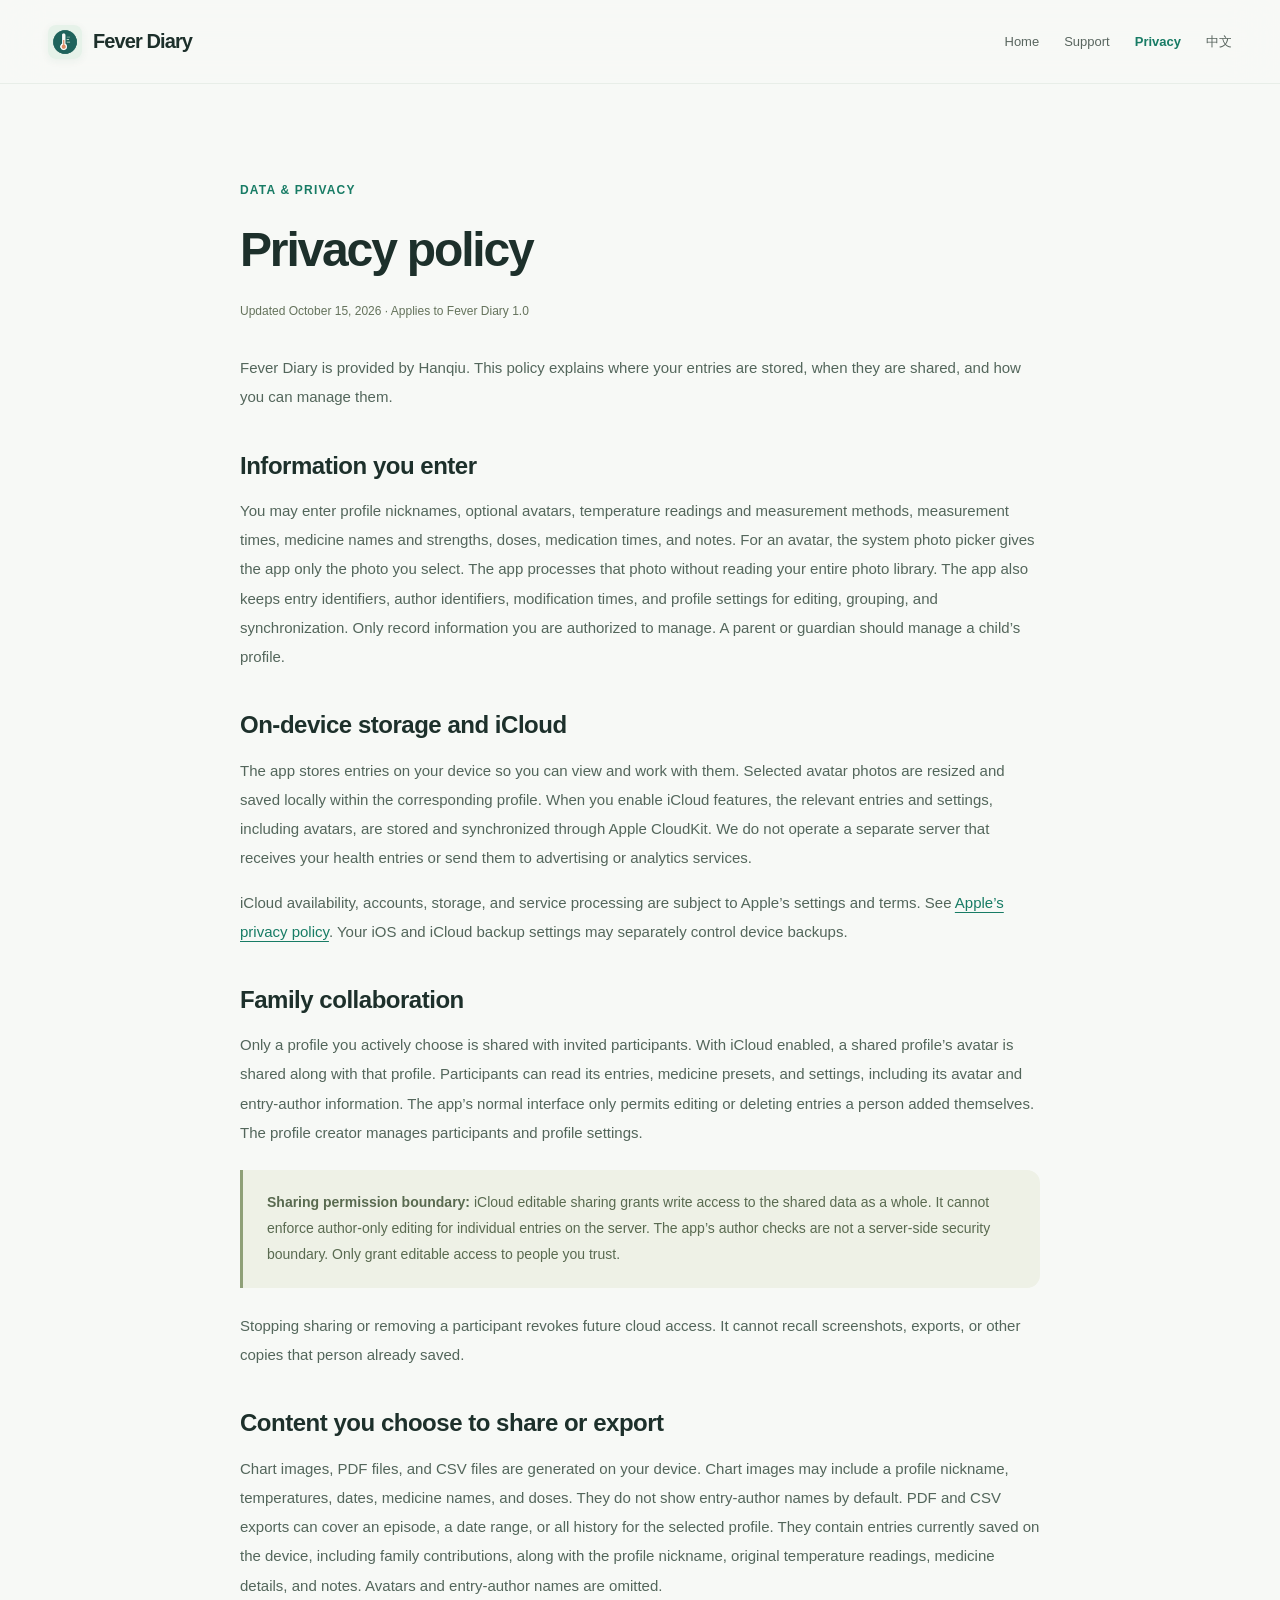
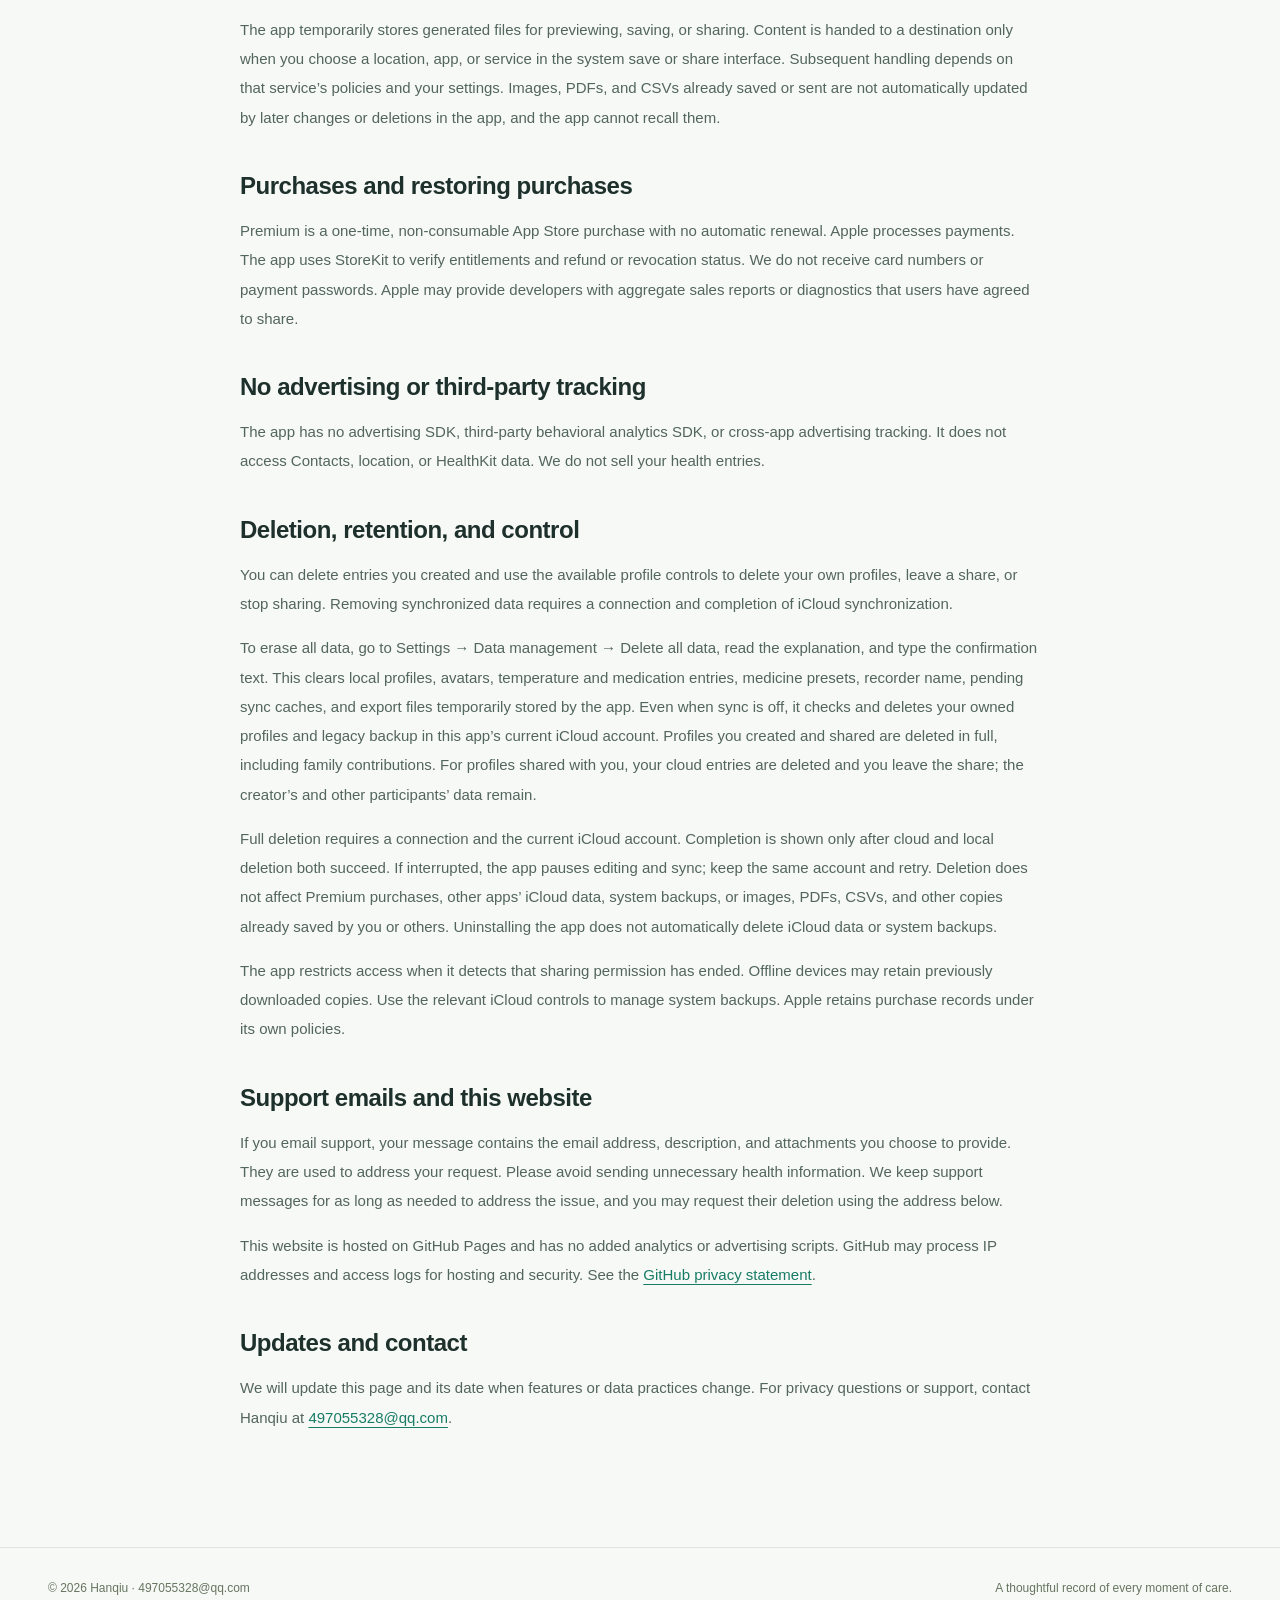
<file: en/privacy.html>
<!doctype html>
<html lang="en"><head><meta charset="utf-8"><meta name="viewport" content="width=device-width,initial-scale=1"><meta name="color-scheme" content="light"><meta name="description" content="Privacy policy · Fever Diary · Hanqiu"><title>Privacy policy · Fever Diary</title><link rel="icon" type="image/png" href="../assets/images/app-icon.png"><link rel="stylesheet" href="../assets/styles.5f00c241a5.css"></head>
<body class="document-page"><a class="skip" href="#content">Skip to content</a><header class="site-header"><div class="header-inner"><a class="brand" href="index.html"><img src="../assets/images/app-icon.png" width="34" height="34" alt="">Fever Diary</a><nav class="document-nav" aria-label="Main navigation"><a href="index.html">Home</a><a href="support.html">Support</a><a href="privacy.html" aria-current="page">Privacy</a><a href="../zh-Hans/privacy.html" lang="zh-Hans">中文</a></nav></div></header><main id="content" class="document-main"><p class="eyebrow">DATA &amp; PRIVACY</p><h1>Privacy policy</h1><p class="updated">Updated October 15, 2026 · Applies to Fever Diary 1.0</p><p>Fever Diary is provided by Hanqiu. This policy explains where your entries are stored, when they are shared, and how you can manage them.</p><h2>Information you enter</h2><p>You may enter profile nicknames, optional avatars, temperature readings and measurement methods, measurement times, medicine names and strengths, doses, medication times, and notes. For an avatar, the system photo picker gives the app only the photo you select. The app processes that photo without reading your entire photo library. The app also keeps entry identifiers, author identifiers, modification times, and profile settings for editing, grouping, and synchronization. Only record information you are authorized to manage. A parent or guardian should manage a child’s profile.</p><h2>On-device storage and iCloud</h2><p>The app stores entries on your device so you can view and work with them. Selected avatar photos are resized and saved locally within the corresponding profile. When you enable iCloud features, the relevant entries and settings, including avatars, are stored and synchronized through Apple CloudKit. We do not operate a separate server that receives your health entries or send them to advertising or analytics services.</p><p>iCloud availability, accounts, storage, and service processing are subject to Apple’s settings and terms. See <a href="https://www.apple.com/legal/privacy/">Apple’s privacy policy</a>. Your iOS and iCloud backup settings may separately control device backups.</p><h2>Family collaboration</h2><p>Only a profile you actively choose is shared with invited participants. With iCloud enabled, a shared profile’s avatar is shared along with that profile. Participants can read its entries, medicine presets, and settings, including its avatar and entry-author information. The app’s normal interface only permits editing or deleting entries a person added themselves. The profile creator manages participants and profile settings.</p><div class="note"><strong>Sharing permission boundary:</strong> iCloud editable sharing grants write access to the shared data as a whole. It cannot enforce author-only editing for individual entries on the server. The app’s author checks are not a server-side security boundary. Only grant editable access to people you trust.</div><p>Stopping sharing or removing a participant revokes future cloud access. It cannot recall screenshots, exports, or other copies that person already saved.</p><h2>Content you choose to share or export</h2><p>Chart images, PDF files, and CSV files are generated on your device. Chart images may include a profile nickname, temperatures, dates, medicine names, and doses. They do not show entry-author names by default. PDF and CSV exports can cover an episode, a date range, or all history for the selected profile. They contain entries currently saved on the device, including family contributions, along with the profile nickname, original temperature readings, medicine details, and notes. Avatars and entry-author names are omitted.</p><p>The app temporarily stores generated files for previewing, saving, or sharing. Content is handed to a destination only when you choose a location, app, or service in the system save or share interface. Subsequent handling depends on that service’s policies and your settings. Images, PDFs, and CSVs already saved or sent are not automatically updated by later changes or deletions in the app, and the app cannot recall them.</p><h2>Purchases and restoring purchases</h2><p>Premium is a one-time, non-consumable App Store purchase with no automatic renewal. Apple processes payments. The app uses StoreKit to verify entitlements and refund or revocation status. We do not receive card numbers or payment passwords. Apple may provide developers with aggregate sales reports or diagnostics that users have agreed to share.</p><h2>No advertising or third-party tracking</h2><p>The app has no advertising SDK, third-party behavioral analytics SDK, or cross-app advertising tracking. It does not access Contacts, location, or HealthKit data. We do not sell your health entries.</p><h2>Deletion, retention, and control</h2><p>You can delete entries you created and use the available profile controls to delete your own profiles, leave a share, or stop sharing. Removing synchronized data requires a connection and completion of iCloud synchronization.</p><p>To erase all data, go to Settings → Data management → Delete all data, read the explanation, and type the confirmation text. This clears local profiles, avatars, temperature and medication entries, medicine presets, recorder name, pending sync caches, and export files temporarily stored by the app. Even when sync is off, it checks and deletes your owned profiles and legacy backup in this app’s current iCloud account. Profiles you created and shared are deleted in full, including family contributions. For profiles shared with you, your cloud entries are deleted and you leave the share; the creator’s and other participants’ data remain.</p><p>Full deletion requires a connection and the current iCloud account. Completion is shown only after cloud and local deletion both succeed. If interrupted, the app pauses editing and sync; keep the same account and retry. Deletion does not affect Premium purchases, other apps’ iCloud data, system backups, or images, PDFs, CSVs, and other copies already saved by you or others. Uninstalling the app does not automatically delete iCloud data or system backups.</p><p>The app restricts access when it detects that sharing permission has ended. Offline devices may retain previously downloaded copies. Use the relevant iCloud controls to manage system backups. Apple retains purchase records under its own policies.</p><h2>Support emails and this website</h2><p>If you email support, your message contains the email address, description, and attachments you choose to provide. They are used to address your request. Please avoid sending unnecessary health information. We keep support messages for as long as needed to address the issue, and you may request their deletion using the address below.</p><p>This website is hosted on GitHub Pages and has no added analytics or advertising scripts. GitHub may process IP addresses and access logs for hosting and security. See the <a href="https://docs.github.com/en/site-policy/privacy-policies/github-general-privacy-statement">GitHub privacy statement</a>.</p><h2>Updates and contact</h2><p>We will update this page and its date when features or data practices change. For privacy questions or support, contact Hanqiu at <a href="mailto:497055328@qq.com">497055328@qq.com</a>.</p></main><footer class="site-footer"><div class="footer-inner"><p>© 2026 Hanqiu · <a href="mailto:497055328@qq.com">497055328@qq.com</a></p><p>A thoughtful record of every moment of care.</p></div></footer></body></html>
</file>
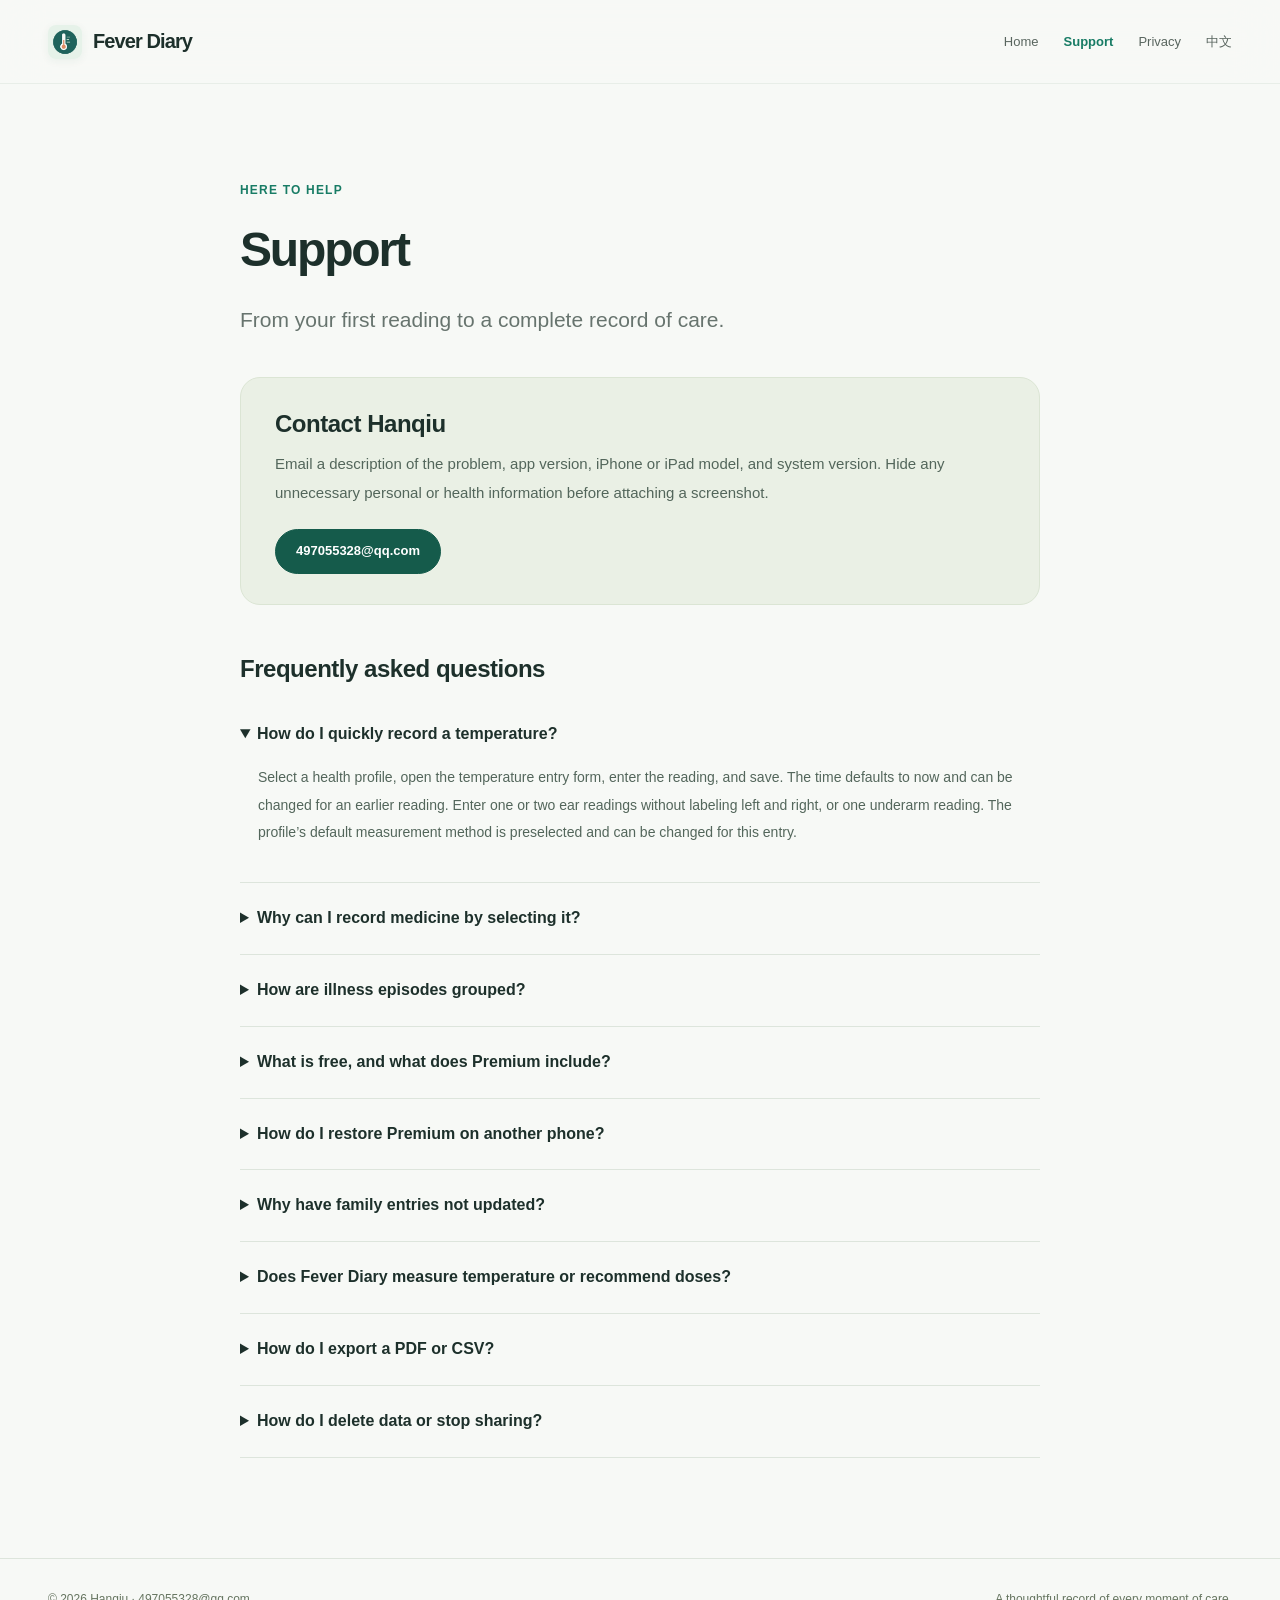
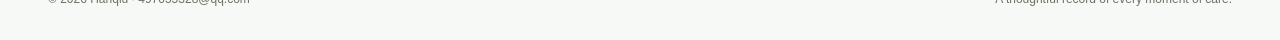
<file: en/support.html>
<!doctype html>
<html lang="en"><head><meta charset="utf-8"><meta name="viewport" content="width=device-width,initial-scale=1"><meta name="color-scheme" content="light"><meta name="description" content="Support · Fever Diary · Hanqiu"><title>Support · Fever Diary</title><link rel="icon" type="image/png" href="../assets/images/app-icon.png"><link rel="stylesheet" href="../assets/styles.5f00c241a5.css"></head>
<body class="document-page"><a class="skip" href="#content">Skip to content</a><header class="site-header"><div class="header-inner"><a class="brand" href="index.html"><img src="../assets/images/app-icon.png" width="34" height="34" alt="">Fever Diary</a><nav class="document-nav" aria-label="Main navigation"><a href="index.html">Home</a><a href="support.html" aria-current="page">Support</a><a href="privacy.html">Privacy</a><a href="../zh-Hans/support.html" lang="zh-Hans">中文</a></nav></div></header><main id="content" class="document-main"><p class="eyebrow">HERE TO HELP</p><h1>Support</h1><p class="intro">From your first reading to a complete record of care.</p><div class="card contact-card"><h2>Contact Hanqiu</h2><p>Email a description of the problem, app version, iPhone or iPad model, and system version. Hide any unnecessary personal or health information before attaching a screenshot.</p><a class="button" href="mailto:497055328@qq.com?subject=Fever%20Diary%20support">497055328@qq.com</a></div><h2>Frequently asked questions</h2><details open><summary>How do I quickly record a temperature?</summary><p>Select a health profile, open the temperature entry form, enter the reading, and save. The time defaults to now and can be changed for an earlier reading. Enter one or two ear readings without labeling left and right, or one underarm reading. The profile’s default measurement method is preselected and can be changed for this entry.</p></details><details><summary>Why can I record medicine by selecting it?</summary><p>The profile creator can save medicines with a usual dose and unit in settings. A quick entry copies that preset dose, which you can still adjust before saving. Changing a preset does not change past medication entries. You supply these presets; they are not dosage advice from the app.</p></details><details><summary>How are illness episodes grouped?</summary><p>Temperature and medicine entries are sorted together by the time they occurred. A gap equal to or greater than the profile’s interval begins a new group. The default is 48 hours. Changing the interval or adding, editing, or deleting entries recalculates past groups. Grouping organizes a diary; it does not determine medical recovery.</p></details><details><summary>What is free, and what does Premium include?</summary><p>The free plan includes one personal profile, temperature and medicine entries, full history, chart-image sharing, and PDF/CSV exports. A one-time Premium purchase unlocks multiple profiles and family collaboration, without automatic renewal. Each collaboration participant needs Premium. Apple’s purchase confirmation sheet shows the final price.</p></details><details><summary>How do I restore Premium on another phone?</summary><p>Use the Apple Account that originally purchased Premium, open the Premium screen, and select “Restore purchases.” Purchase restoration uses the App Store and is separate from synchronizing health entries. Check your account and connection if restoration fails. For refunds, use <a href="https://reportaproblem.apple.com/">Apple’s report-a-problem page</a>.</p></details><details><summary>Why have family entries not updated?</summary><p>Check that both people are signed in to iCloud, have accepted the profile invitation, have an internet connection and available iCloud storage, and have Premium. Reopen the app or use its synchronization action to check for updates. Sync can be delayed and should not be relied on for real-time monitoring. Read the <a href="privacy.html">privacy policy</a> for editable-sharing permission limits.</p></details><details><summary>Does Fever Diary measure temperature or recommend doses?</summary><p>No. The app organizes entries you enter manually. It does not connect to a thermometer, perform real-time monitoring, or provide diagnoses, medication schedules, or dosage recommendations. Ask an appropriate healthcare professional about treatment and medicine.</p></details><details><summary>How do I export a PDF or CSV?</summary><p>Select a profile and open export from History, or go to Settings → Data management → Export records. Choose an episode, date range, or all history for the current member, then select PDF or CSV and generate the file. PDFs contain trends and record details for reading or printing. CSVs contain one row per entry for use in a spreadsheet. You can then preview, save to Files, or share the result.</p><p>Exports use entries currently saved on this device, including family contributions. Complete any needed sync first. Files include the nickname, temperatures, medicine details, and notes, without avatars or entry-author names. Review the contents before sending; the app cannot recall saved or shared files.</p></details><details><summary>How do I delete data or stop sharing?</summary><p>Delete entries you created using their entry controls. Use profile management to delete your own profiles, leave a share, or manage invited participants. Connect to the internet to synchronize deletions.</p><p>To erase everything, go to Settings → Data management → Delete all data, read the affected scope, and type the confirmation text. This clears local data and checks and deletes this app’s data in the current iCloud account, even when sync is off. Shared profiles you created are deleted in full. For profiles shared with you, your cloud entries are deleted and you leave; other people’s data remain. A connection and the current iCloud account are required. If deletion is incomplete, keep the same account and retry until completion is shown.</p><p>Your Premium purchase is retained. Exported files, copies saved by others, other apps’ data, and system backups are unaffected. Uninstalling the app does not automatically remove iCloud data. See the <a href="privacy.html">privacy policy</a> for details.</p></details></main><footer class="site-footer"><div class="footer-inner"><p>© 2026 Hanqiu · <a href="mailto:497055328@qq.com">497055328@qq.com</a></p><p>A thoughtful record of every moment of care.</p></div></footer></body></html>
</file>
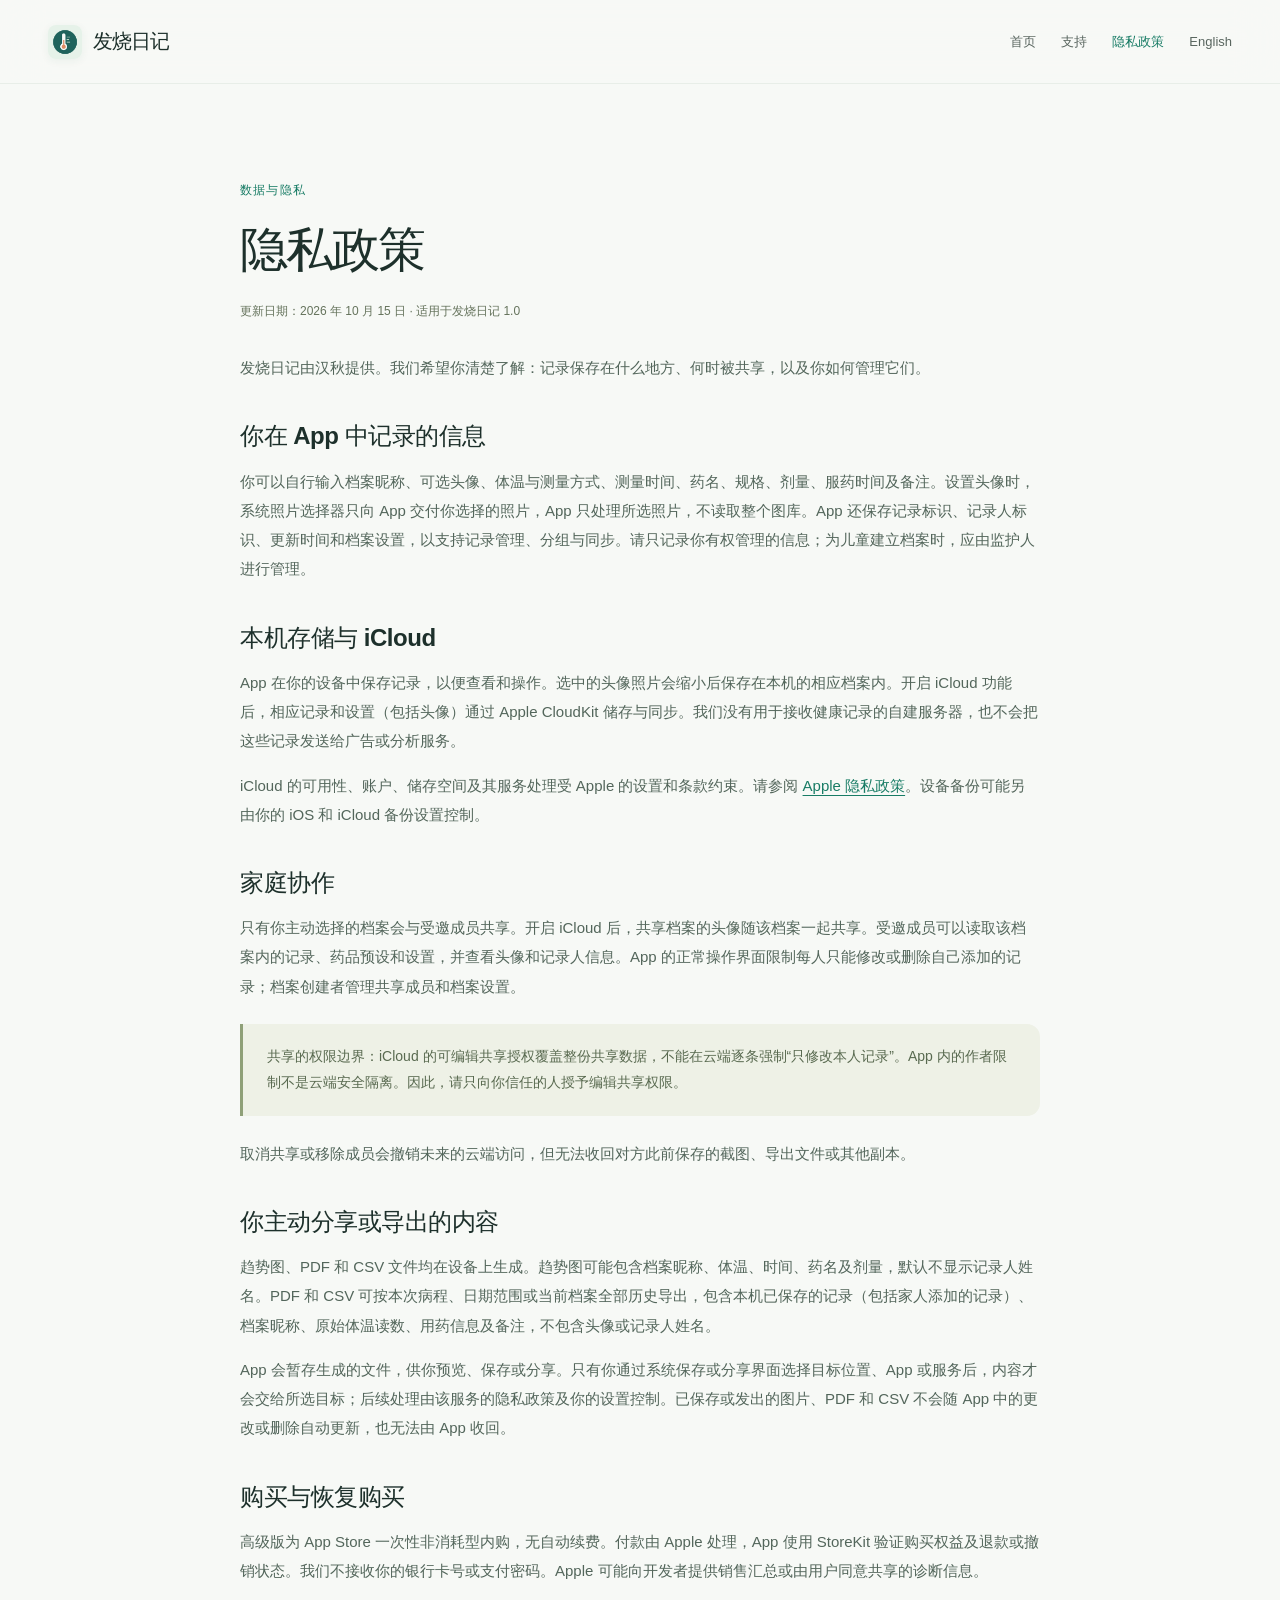
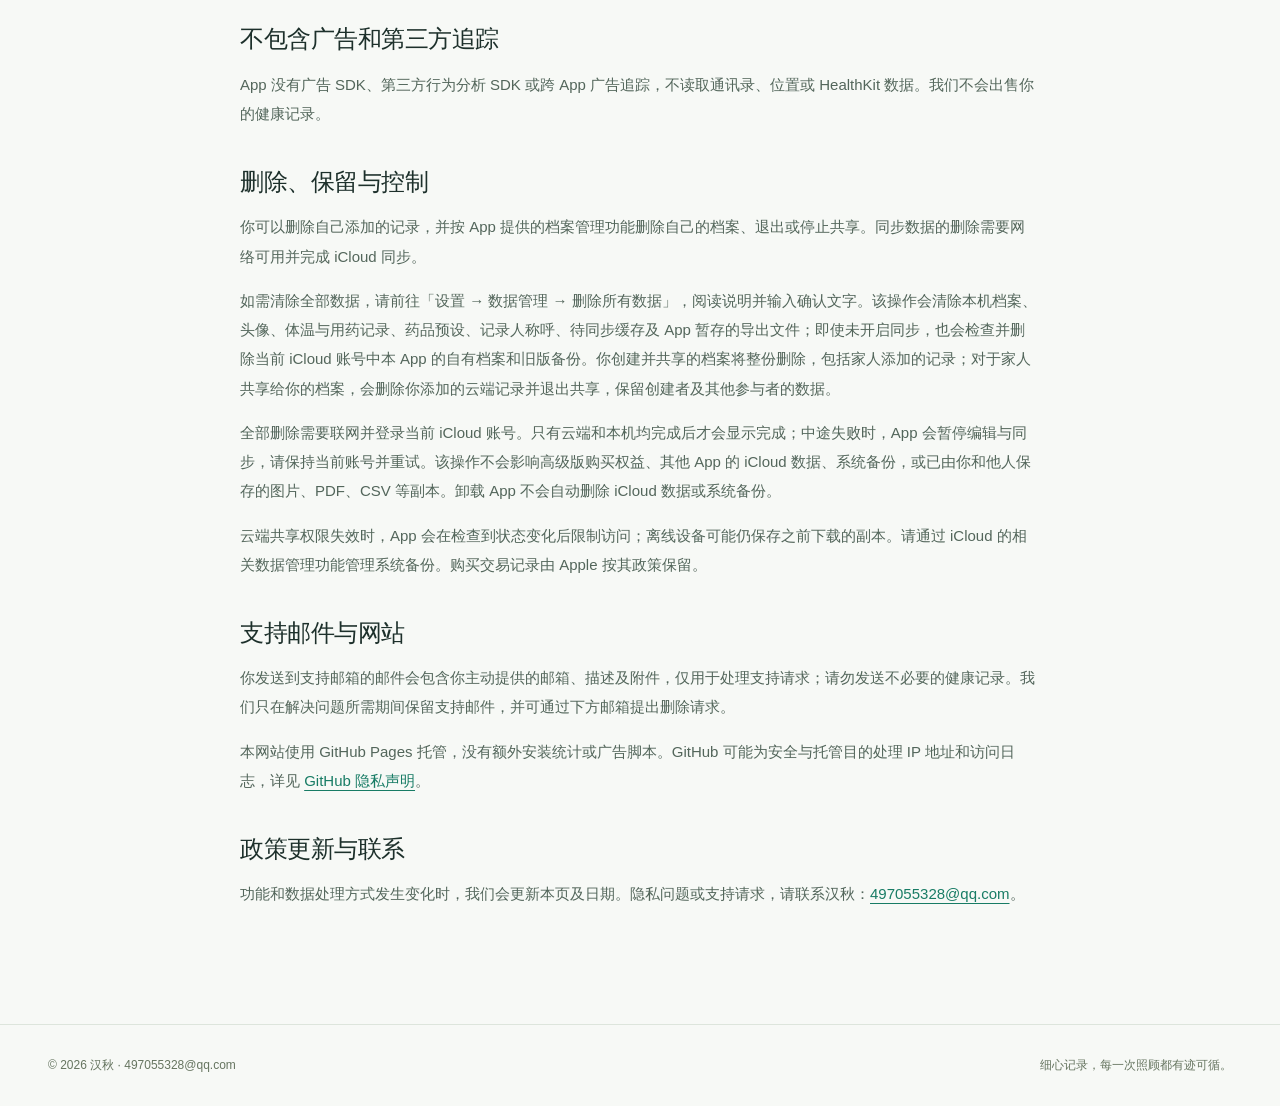
<file: zh-Hans/privacy.html>
<!doctype html>
<html lang="zh-Hans"><head><meta charset="utf-8"><meta name="viewport" content="width=device-width,initial-scale=1"><meta name="color-scheme" content="light"><meta name="description" content="隐私政策 · 发烧日记 · 汉秋"><title>隐私政策 · 发烧日记</title><link rel="icon" type="image/png" href="../assets/images/app-icon.png"><link rel="stylesheet" href="../assets/styles.5f00c241a5.css"></head>
<body class="document-page"><a class="skip" href="#content">跳到正文</a><header class="site-header"><div class="header-inner"><a class="brand" href="index.html"><img src="../assets/images/app-icon.png" width="34" height="34" alt="">发烧日记</a><nav class="document-nav" aria-label="主导航"><a href="index.html">首页</a><a href="support.html">支持</a><a href="privacy.html" aria-current="page">隐私政策</a><a href="../en/privacy.html" lang="en">English</a></nav></div></header><main id="content" class="document-main"><p class="eyebrow">数据与隐私</p><h1>隐私政策</h1><p class="updated">更新日期：2026 年 10 月 15 日 · 适用于发烧日记 1.0</p><p>发烧日记由汉秋提供。我们希望你清楚了解：记录保存在什么地方、何时被共享，以及你如何管理它们。</p><h2>你在 App 中记录的信息</h2><p>你可以自行输入档案昵称、可选头像、体温与测量方式、测量时间、药名、规格、剂量、服药时间及备注。设置头像时，系统照片选择器只向 App 交付你选择的照片，App 只处理所选照片，不读取整个图库。App 还保存记录标识、记录人标识、更新时间和档案设置，以支持记录管理、分组与同步。请只记录你有权管理的信息；为儿童建立档案时，应由监护人进行管理。</p><h2>本机存储与 iCloud</h2><p>App 在你的设备中保存记录，以便查看和操作。选中的头像照片会缩小后保存在本机的相应档案内。开启 iCloud 功能后，相应记录和设置（包括头像）通过 Apple CloudKit 储存与同步。我们没有用于接收健康记录的自建服务器，也不会把这些记录发送给广告或分析服务。</p><p>iCloud 的可用性、账户、储存空间及其服务处理受 Apple 的设置和条款约束。请参阅 <a href="https://www.apple.com/legal/privacy/zh-cn/">Apple 隐私政策</a>。设备备份可能另由你的 iOS 和 iCloud 备份设置控制。</p><h2>家庭协作</h2><p>只有你主动选择的档案会与受邀成员共享。开启 iCloud 后，共享档案的头像随该档案一起共享。受邀成员可以读取该档案内的记录、药品预设和设置，并查看头像和记录人信息。App 的正常操作界面限制每人只能修改或删除自己添加的记录；档案创建者管理共享成员和档案设置。</p><div class="note"><strong>共享的权限边界：</strong>iCloud 的可编辑共享授权覆盖整份共享数据，不能在云端逐条强制“只修改本人记录”。App 内的作者限制不是云端安全隔离。因此，请只向你信任的人授予编辑共享权限。</div><p>取消共享或移除成员会撤销未来的云端访问，但无法收回对方此前保存的截图、导出文件或其他副本。</p><h2>你主动分享或导出的内容</h2><p>趋势图、PDF 和 CSV 文件均在设备上生成。趋势图可能包含档案昵称、体温、时间、药名及剂量，默认不显示记录人姓名。PDF 和 CSV 可按本次病程、日期范围或当前档案全部历史导出，包含本机已保存的记录（包括家人添加的记录）、档案昵称、原始体温读数、用药信息及备注，不包含头像或记录人姓名。</p><p>App 会暂存生成的文件，供你预览、保存或分享。只有你通过系统保存或分享界面选择目标位置、App 或服务后，内容才会交给所选目标；后续处理由该服务的隐私政策及你的设置控制。已保存或发出的图片、PDF 和 CSV 不会随 App 中的更改或删除自动更新，也无法由 App 收回。</p><h2>购买与恢复购买</h2><p>高级版为 App Store 一次性非消耗型内购，无自动续费。付款由 Apple 处理，App 使用 StoreKit 验证购买权益及退款或撤销状态。我们不接收你的银行卡号或支付密码。Apple 可能向开发者提供销售汇总或由用户同意共享的诊断信息。</p><h2>不包含广告和第三方追踪</h2><p>App 没有广告 SDK、第三方行为分析 SDK 或跨 App 广告追踪，不读取通讯录、位置或 HealthKit 数据。我们不会出售你的健康记录。</p><h2>删除、保留与控制</h2><p>你可以删除自己添加的记录，并按 App 提供的档案管理功能删除自己的档案、退出或停止共享。同步数据的删除需要网络可用并完成 iCloud 同步。</p><p>如需清除全部数据，请前往「设置 → 数据管理 → 删除所有数据」，阅读说明并输入确认文字。该操作会清除本机档案、头像、体温与用药记录、药品预设、记录人称呼、待同步缓存及 App 暂存的导出文件；即使未开启同步，也会检查并删除当前 iCloud 账号中本 App 的自有档案和旧版备份。你创建并共享的档案将整份删除，包括家人添加的记录；对于家人共享给你的档案，会删除你添加的云端记录并退出共享，保留创建者及其他参与者的数据。</p><p>全部删除需要联网并登录当前 iCloud 账号。只有云端和本机均完成后才会显示完成；中途失败时，App 会暂停编辑与同步，请保持当前账号并重试。该操作不会影响高级版购买权益、其他 App 的 iCloud 数据、系统备份，或已由你和他人保存的图片、PDF、CSV 等副本。卸载 App 不会自动删除 iCloud 数据或系统备份。</p><p>云端共享权限失效时，App 会在检查到状态变化后限制访问；离线设备可能仍保存之前下载的副本。请通过 iCloud 的相关数据管理功能管理系统备份。购买交易记录由 Apple 按其政策保留。</p><h2>支持邮件与网站</h2><p>你发送到支持邮箱的邮件会包含你主动提供的邮箱、描述及附件，仅用于处理支持请求；请勿发送不必要的健康记录。我们只在解决问题所需期间保留支持邮件，并可通过下方邮箱提出删除请求。</p><p>本网站使用 GitHub Pages 托管，没有额外安装统计或广告脚本。GitHub 可能为安全与托管目的处理 IP 地址和访问日志，详见 <a href="https://docs.github.com/en/site-policy/privacy-policies/github-general-privacy-statement">GitHub 隐私声明</a>。</p><h2>政策更新与联系</h2><p>功能和数据处理方式发生变化时，我们会更新本页及日期。隐私问题或支持请求，请联系汉秋：<a href="mailto:497055328@qq.com">497055328@qq.com</a>。</p></main><footer class="site-footer"><div class="footer-inner"><p>© 2026 汉秋 · <a href="mailto:497055328@qq.com">497055328@qq.com</a></p><p>细心记录，每一次照顾都有迹可循。</p></div></footer></body></html>
</file>
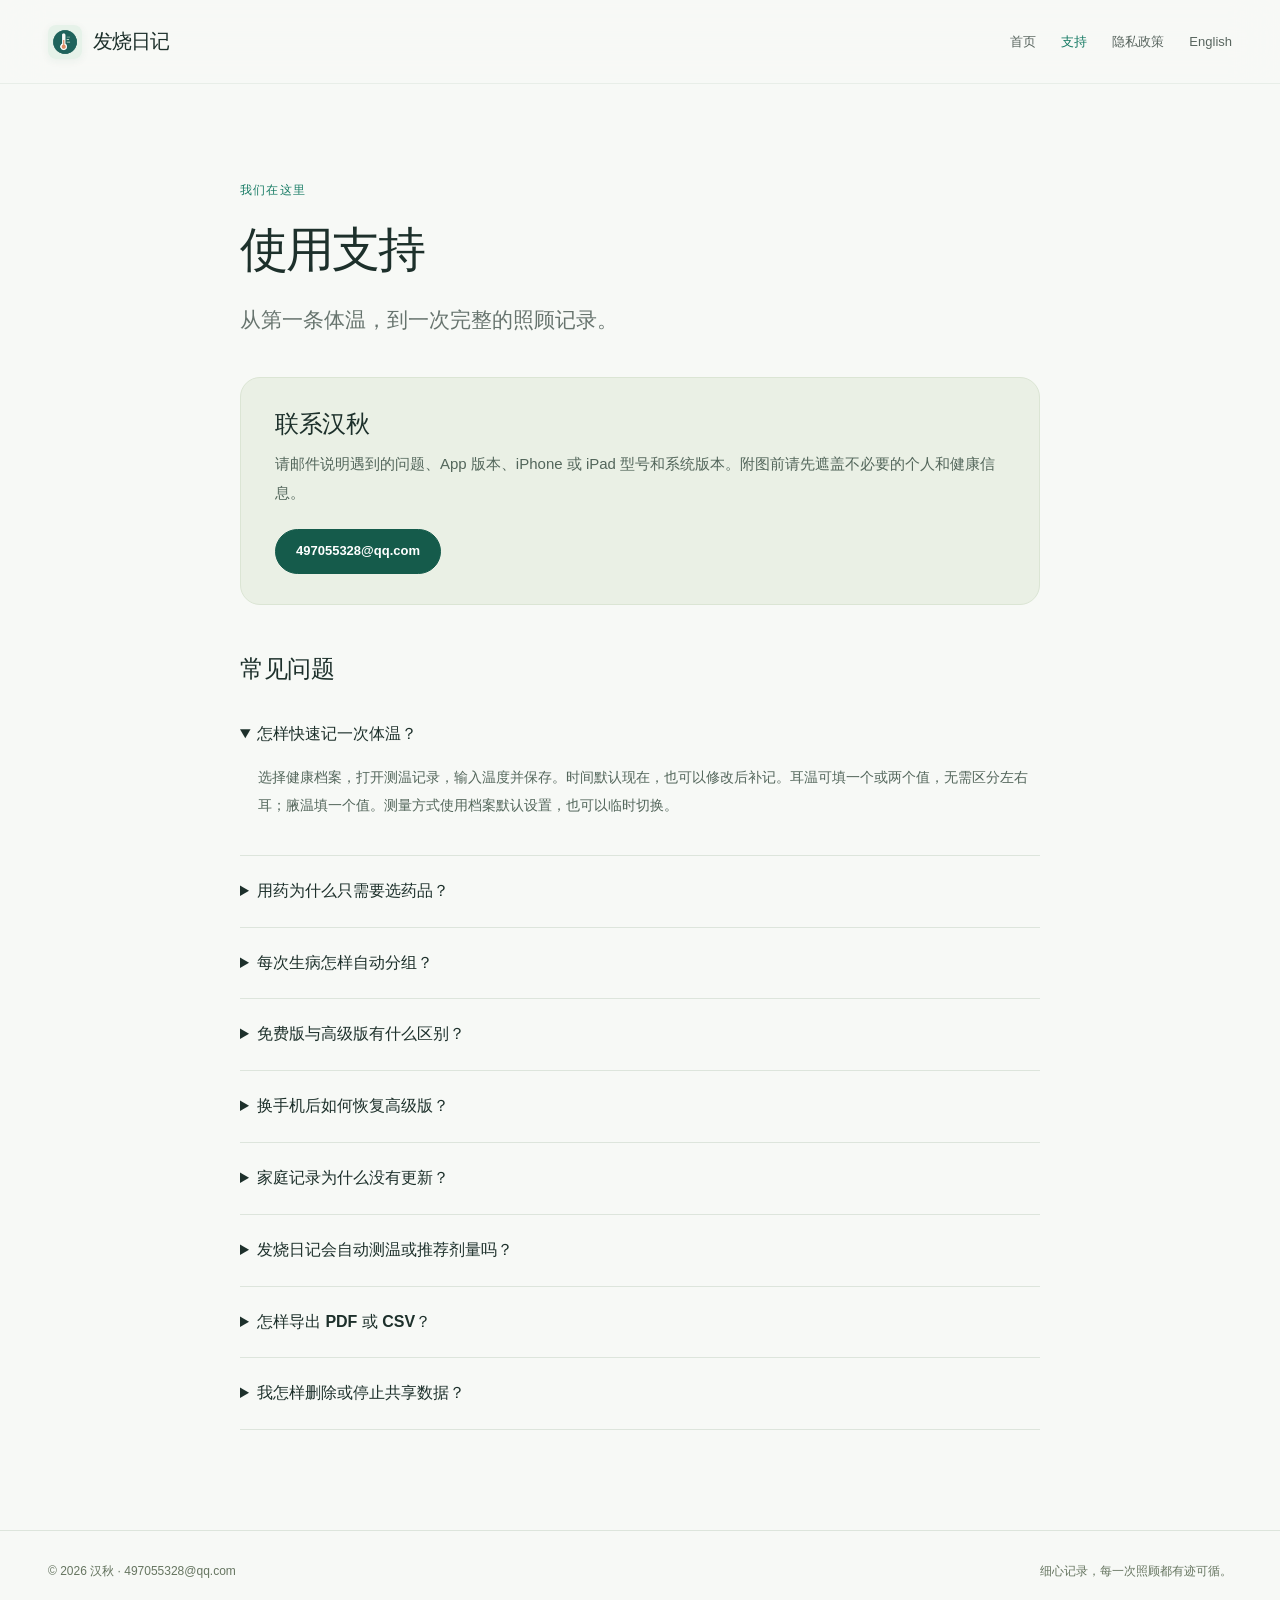
<file: zh-Hans/support.html>
<!doctype html>
<html lang="zh-Hans"><head><meta charset="utf-8"><meta name="viewport" content="width=device-width,initial-scale=1"><meta name="color-scheme" content="light"><meta name="description" content="使用支持 · 发烧日记 · 汉秋"><title>使用支持 · 发烧日记</title><link rel="icon" type="image/png" href="../assets/images/app-icon.png"><link rel="stylesheet" href="../assets/styles.5f00c241a5.css"></head>
<body class="document-page"><a class="skip" href="#content">跳到正文</a><header class="site-header"><div class="header-inner"><a class="brand" href="index.html"><img src="../assets/images/app-icon.png" width="34" height="34" alt="">发烧日记</a><nav class="document-nav" aria-label="主导航"><a href="index.html">首页</a><a href="support.html" aria-current="page">支持</a><a href="privacy.html">隐私政策</a><a href="../en/support.html" lang="en">English</a></nav></div></header><main id="content" class="document-main"><p class="eyebrow">我们在这里</p><h1>使用支持</h1><p class="intro">从第一条体温，到一次完整的照顾记录。</p><div class="card contact-card"><h2>联系汉秋</h2><p>请邮件说明遇到的问题、App 版本、iPhone 或 iPad 型号和系统版本。附图前请先遮盖不必要的个人和健康信息。</p><a class="button" href="mailto:497055328@qq.com?subject=发烧日记使用支持">497055328@qq.com</a></div><h2>常见问题</h2><details open><summary>怎样快速记一次体温？</summary><p>选择健康档案，打开测温记录，输入温度并保存。时间默认现在，也可以修改后补记。耳温可填一个或两个值，无需区分左右耳；腋温填一个值。测量方式使用档案默认设置，也可以临时切换。</p></details><details><summary>用药为什么只需要选药品？</summary><p>档案创建者可在设置中保存常用药、每次剂量和单位。快捷记录会复制当前预设剂量，你仍可以在保存前调整。修改预设不会影响过去的用药记录。预设由你输入，不是 App 给出的剂量建议。</p></details><details><summary>每次生病怎样自动分组？</summary><p>测温和服药记录共同按实际发生时间排序。相邻记录达到档案设置的间隔就分为新的一次，默认 48 小时。修改间隔或补记、更正、删除记录后，会重新整理历史分组。分组仅用于整理记录，不表示医学上的康复。</p></details><details><summary>免费版与高级版有什么区别？</summary><p>免费版支持一份个人档案，测温、用药、完整历史、趋势图分享及 PDF/CSV 导出均免费。高级版一次性买断，解锁多档案和家庭协作，无自动续费。参与家庭协作的使用者均需高级版。实际价格以 App Store 购买确认页为准。</p></details><details><summary>换手机后如何恢复高级版？</summary><p>在使用原购买 Apple 账户的设备上打开高级版页面，选择“恢复购买”。购买恢复由 App Store 处理，与健康记录同步是两个独立过程。若未能恢复，请检查账户和网络；退款问题可通过 <a href="https://reportaproblem.apple.com/">Apple 的问题报告页面</a>处理。</p></details><details><summary>家庭记录为什么没有更新？</summary><p>请确认双方都登录了 iCloud、已接受该档案的共享邀请、有可用的网络和 iCloud 空间，并拥有高级版。重新打开 App 或使用同步操作，再检查更新。同步可能存在延迟，不适合依赖它进行实时监护。可编辑共享的权限边界请阅读<a href="privacy.html">隐私政策</a>。</p></details><details><summary>发烧日记会自动测温或推荐剂量吗？</summary><p>不会。App 用于手动整理记录，不连接测温设备，不进行实时监护，也不提供诊断、服药时间或剂量建议。有关疾病处理和用药的问题，请咨询合适的医疗专业人员。</p></details><details><summary>怎样导出 PDF 或 CSV？</summary><p>先选择档案，在历史页面打开导出，或前往「设置 → 数据管理 → 导出记录」。选择本次病程、日期范围或当前成员全部历史，再选择 PDF 或 CSV 并生成文件。PDF 包含趋势图和记录明细，适合阅读与打印；CSV 每条记录一行，便于在表格工具中查看。生成后可预览、保存到文件或分享。</p><p>导出基于这台设备当前保存的记录，包括家人添加的记录；请先完成需要的同步。文件包含昵称、体温、用药及备注，不包含头像或记录人姓名。发出前请检查内容，已保存或分享的文件无法由 App 收回。</p></details><details><summary>我怎样删除或停止共享数据？</summary><p>在相应记录中删除自己添加的内容，通过档案管理删除自己的档案、退出共享，或管理已邀请的成员。删除同步内容后请联网完成同步。</p><p>清除全部数据时，前往「设置 → 数据管理 → 删除所有数据」，阅读影响范围并输入确认文字。它会清除本机数据，检查并删除当前 iCloud 账号中的本 App 数据，即使同步未开启。你创建的共享档案会整份删除；对于别人共享给你的档案，会删除你添加的云端记录并退出，保留其他人的数据。需要联网并登录当前 iCloud 账号；若未完成，请保持该账号并重试，直至显示完成。</p><p>高级版购买权益会保留。已导出的文件、其他人保存的副本、其他 App 数据和系统备份不受影响。卸载 App 不会自动清除 iCloud 数据。更多说明见<a href="privacy.html">隐私政策</a>。</p></details></main><footer class="site-footer"><div class="footer-inner"><p>© 2026 汉秋 · <a href="mailto:497055328@qq.com">497055328@qq.com</a></p><p>细心记录，每一次照顾都有迹可循。</p></div></footer></body></html>
</file>
<file: assets/styles.5f00c241a5.css>
@charset "UTF-8";
:root{--bg:#f7f9f6;--paper:#fff;--ink:#1d302b;--muted:#67746e;--green:#187c65;--green-dark:#155b4b;--line:#dde5dc;--mint:#e6f0e7;--radius:28px;font-family:Inter,-apple-system,BlinkMacSystemFont,"SF Pro Display","PingFang SC","Hiragino Sans GB","Microsoft YaHei",sans-serif;color:var(--ink);background:var(--bg);font-synthesis:none;-webkit-font-smoothing:antialiased}
*{box-sizing:border-box}html{scroll-behavior:smooth;scroll-padding-top:100px}body{margin:0}a{color:inherit;text-decoration:none}button,summary,a{-webkit-tap-highlight-color:transparent}button{font:inherit;color:inherit}button,a,summary{touch-action:manipulation}button{cursor:pointer}img{display:block;max-width:100%;height:auto}button:focus-visible,a:focus-visible,summary:focus-visible,[tabindex]:focus-visible{outline:3px solid var(--green);outline-offset:6px}button:disabled{cursor:default;opacity:.35}h1,h2,h3,p{margin:0}h1,h2,h3{font-weight:650;letter-spacing:-.045em}p{line-height:1.8}ul{list-style:none;margin:0;padding:0}.icon{width:22px;height:22px;flex:0 0 auto;vertical-align:middle}.skip{position:fixed;left:20px;top:-70px;z-index:100;background:var(--ink);color:white;padding:12px 18px;border-radius:10px}.skip:focus{top:12px}.section-wrap{width:min(1200px,calc(100% - 96px));margin-inline:auto}.section-space{padding-block:112px}.eyebrow{font-size:12px;font-weight:650;letter-spacing:.12em;color:var(--green);line-height:1.6}.section-intro{font-size:18px;line-height:1.85;color:var(--muted)}h2{font-size:clamp(34px,3.6vw,52px);line-height:1.3}.site-header{height:84px;position:sticky;top:0;z-index:50;background:rgba(247,249,246,.88);border-bottom:1px solid rgba(221,229,220,.55);-webkit-backdrop-filter:blur(22px);backdrop-filter:blur(22px)}.header-inner{height:100%;width:min(1200px,calc(100% - 96px));margin:auto;display:flex;align-items:center;gap:40px}.brand{display:inline-flex;align-items:center;gap:11px;font-size:20px;font-weight:650;letter-spacing:-.045em;white-space:nowrap}.brand img{border-radius:23%;box-shadow:0 2px 8px #1b5f4010}.desktop-nav{display:flex;gap:32px;margin-left:auto}.desktop-nav a,.language-link,.document-nav a{font-size:13px;color:#59665f;transition:color .2s}.desktop-nav a:hover,.language-link:hover,.document-nav a:hover{color:var(--green)}.header-actions{display:flex;align-items:center;gap:26px}.button{display:inline-flex;justify-content:center;align-items:center;gap:10px;padding:17px 25px;min-height:54px;border-radius:100px;background:var(--green-dark);border:1px solid var(--green-dark);color:#fff;font-size:15px;font-weight:550;line-height:1.3;transition:transform .25s,background .25s,box-shadow .25s}.button:hover{background:#0d493b;transform:translateY(-2px);box-shadow:0 8px 20px #154c3a15}.button-small{padding:11px 18px;min-height:40px;font-size:13px}.button-small .icon{width:15px;height:15px}.text-link{display:inline-flex;align-items:center;gap:10px;font-size:14px;font-weight:550;color:var(--green-dark)}.text-link .icon{width:17px;height:17px;transition:transform .25s}.text-link:hover .icon{transform:translate(3px,-3px)}.text-link[href^="#"]:hover .icon{transform:translateY(3px)}.mobile-menu{display:none}
/* A quiet first impression, built from the app itself. */
.hero{min-height:740px;display:grid;grid-template-columns:1fr 1fr;align-items:center;gap:40px;position:relative;padding-block:50px 68px}.hero-copy{position:relative;z-index:2}.hero .eyebrow{font-size:11px;letter-spacing:.1em;display:flex;align-items:center;gap:9px}.status-dot{width:6px;height:6px;background:#49966d;border-radius:50%;box-shadow:0 0 0 4px #49966d10}.hero h1{font-size:clamp(44px,4.7vw,66px);line-height:1.25;margin-block:25px 25px;letter-spacing:-.055em;font-weight:650}.hero h1 em{font-style:normal;color:var(--green)}.hero-intro{font-size:18px;line-height:1.9;color:var(--muted)}.hero-actions{display:flex;align-items:center;gap:25px;margin-top:34px}.platform{font-size:11px;letter-spacing:.02em;color:#607064;margin-top:18px}.hero-art{position:relative;height:600px;isolation:isolate}.hero-halo{position:absolute;width:540px;height:540px;top:8px;left:-10px;border-radius:50%;background:radial-gradient(circle at 45% 40%,#d9e9dccc 0,#e4eee159 60%,transparent 72%);z-index:-2}.care-line{position:absolute;width:680px;max-width:none;top:-18px;left:-65px;color:#95b7a0;opacity:.45;z-index:-1}.phone{background:#fbfcfb;border:6px solid #27332e;border-radius:37px;box-shadow:0 1px 0 2px #bec7bd,0 20px 45px -18px #183d3245;overflow:hidden;aspect-ratio:700 / 1522;position:relative}.phone img{width:100%;height:100%;object-fit:cover;border-radius:29px}.hero-phone{position:absolute;width:252px;will-change:transform}.hero-phone-front{left:16px;top:35px;transform:rotate(-7deg);z-index:2;animation:phone-front 1.2s cubic-bezier(.2,.75,.2,1) both}.hero-phone-back{left:249px;top:2px;transform:rotate(8deg);width:235px;z-index:1;animation:phone-back 1.4s cubic-bezier(.2,.75,.2,1) both}.hero-tag{position:absolute;z-index:3;right:15px;bottom:21px;display:flex;align-items:center;gap:11px;border:1px solid #fff;border-radius:14px;background:#ffffffd9;padding:15px 20px;box-shadow:0 10px 40px #1b3c3212;-webkit-backdrop-filter:blur(16px);backdrop-filter:blur(16px);font-size:13px;font-weight:550;transform:rotate(-3deg);animation:tag-in 1.2s .25s both}.hero-tag .icon{color:var(--green);width:20px;height:20px}.feature-ribbon{border-block:1px solid var(--line);background:#fff6}.feature-ribbon .section-wrap{display:flex;align-items:center;justify-content:space-between;padding-block:25px;gap:24px}.feature-ribbon span{display:flex;align-items:center;gap:12px;color:#617068;font-size:13px}.feature-ribbon .icon{color:#629078;width:20px;height:20px}
/* Switch between real application screens. */
.feature-section{position:relative;min-height:850px;display:grid;grid-template-columns:.95fr 1.05fr;column-gap:100px;grid-template-rows:auto 1fr}.feature-heading{grid-column:1;grid-row:1;z-index:2;padding-top:24px}.feature-heading h2{margin:18px 0 23px}.feature-tabs{display:inline-flex;margin:31px 0 0;background:#e9eee7;border:1px solid #e3e9df;border-radius:100px;padding:5px;gap:4px}.feature-tabs button{padding:11px 24px;background:transparent;border:0;border-radius:100px;font-size:13px;color:var(--muted);transition:background .25s,box-shadow .25s,color .25s}.feature-tabs button[aria-selected="true"]{background:#fff;color:var(--green-dark);box-shadow:0 2px 9px #25462e0b}.feature-panel{display:contents}.feature-panel[hidden]{display:none}.feature-detail{grid-column:1;grid-row:2;padding-top:29px;max-width:430px;animation:panel-in .4s both}.feature-detail h3{font-size:20px;letter-spacing:-.03em;margin-bottom:11px}.feature-detail>p{font-size:15px;color:var(--muted);line-height:1.85}.check-list{display:grid;gap:15px}.feature-detail .check-list{margin-top:25px;font-size:13px;color:#53675c;gap:11px}.check-list li{display:flex;align-items:center;gap:12px;line-height:1.5}.check-list .icon{width:16px;height:16px;color:#598a70;flex-shrink:0}.feature-stage{grid-column:2;grid-row:1 / span 2;position:relative;min-height:630px;border-radius:var(--radius);background:#e9efe7;display:flex;align-items:flex-end;justify-content:center;overflow:hidden;isolation:isolate;animation:panel-in .5s both}.stage-orbit{position:absolute;border:1px solid #b8cdb76b;width:540px;height:540px;border-radius:50%;top:100px;left:-12px;z-index:-1}.stage-orbit:after{content:"";position:absolute;inset:55px;border:1px solid #b8cdb76b;border-radius:50%}.stage-label{position:absolute;left:29px;top:28px;font-size:10px;font-weight:550;letter-spacing:.14em;color:#536f56}.feature-phone{width:263px;transform:translateY(67px);box-shadow:0 20px 55px -15px #274b3b45;border-radius:38px}.feature-phone img{border-radius:29px}
/* A horizontal sequence, touch scrollable on compact screens. */
.care-section{background:white;border-block:1px solid #edf0e9}.section-heading{display:flex;align-items:flex-end;justify-content:space-between;gap:45px;margin-bottom:45px}.section-heading h2{margin-top:18px}.section-heading .section-intro{font-size:16px;text-align:right}.scene-track{display:grid;grid-template-columns:repeat(3,1fr);gap:26px}.scene-art{position:relative;height:340px;border-radius:21px;overflow:hidden;isolation:isolate}.scene-art-0{background:#e8eee3}.scene-art-1{background:#f1e9dd}.scene-art-2{background:#e7edf0}.scene-phone{width:218px;position:absolute;left:50%;top:42px;transform:translateX(-50%) rotate(-6deg);border-width:5px;border-radius:33px;box-shadow:0 18px 40px -20px #32433166}.scene-phone img{border-radius:26px}.scene-art-1 .scene-phone{transform:translateX(-50%) rotate(7deg);top:44px}.scene-art-2 .scene-phone{transform:translateX(-50%) rotate(-4deg);top:43px}.scene-icon{position:absolute;right:25px;bottom:24px;width:49px;height:49px;border-radius:15px;background:#fffffff0;display:grid;place-items:center;box-shadow:0 10px 30px #304c3a15;color:#5f8464}.scene-icon .icon{width:24px;height:24px}.scene-art-1 .scene-icon{color:#a48657}.scene-art-2 .scene-icon{color:#6d8b99}.scene-copy{padding-top:23px}.micro{font-size:10px;font-weight:600;letter-spacing:.12em;color:#68766b;margin-bottom:7px}.scene-copy h3{font-size:23px;letter-spacing:-.04em;margin-bottom:10px;line-height:1.5}.scene-copy>p:last-child{font-size:14px;color:var(--muted);line-height:1.85;max-width:340px}.scene-bottom{display:flex;align-items:center;justify-content:space-between;margin-top:34px;gap:24px}.scene-bottom>p{font-size:11px;color:#657466}.scene-controls{display:none;align-items:center;gap:15px}.scene-controls button{border:1px solid var(--line);background:transparent;border-radius:50%;width:34px;height:34px;display:grid;place-items:center}.scene-controls button:first-child .icon{transform:rotate(180deg)}.scene-controls .icon{width:15px;height:15px}.scene-dots{display:flex;gap:6px}.scene-dots span{width:5px;height:5px;background:#cdd8cc;border-radius:100px;transition:width .2s,background .2s}.scene-dots .active{width:18px;background:var(--green)}
/* Local-first privacy, made visible without invented promises. */
.privacy-section{margin-block:110px 0;background:#183d32;color:white;padding:68px 72px 42px;border-radius:var(--radius);display:grid;grid-template-columns:1fr 1.15fr;gap:55px 80px;overflow:hidden}.privacy-copy .eyebrow{color:#a1c7a8}.privacy-copy h2{margin:16px 0 22px}.privacy-copy .section-intro{color:#b6cec1;font-size:16px;line-height:1.9}.privacy-copy .text-link{color:#d7ead6;margin-top:25px}.privacy-visual{position:relative;min-height:310px;display:grid;place-items:center;isolation:isolate}.privacy-orbit{position:absolute;border:1px solid #9cc4a325;border-radius:50%;width:310px;height:310px;transform:rotate(-25deg)}.orbit-two{width:410px;height:220px;border-color:#9cc4a33d;transform:rotate(-35deg)}.privacy-seal{width:170px;height:170px;border:1px solid #88b69c50;border-radius:42px;background:linear-gradient(145deg,#426452,#204333);box-shadow:0 25px 60px #062b1e77,inset 0 1px 1px #d3ebc645;display:flex;flex-direction:column;align-items:center;justify-content:center;gap:15px;transform:rotate(-8deg)}.privacy-seal .icon{width:51px;height:51px;stroke-width:1.15;color:#d9e7c7}.privacy-seal span{font-size:8px;letter-spacing:.25em;color:#b8ccad}.orbit-dot{position:absolute;width:11px;height:11px;border-radius:50%;background:#8dbd8f;box-shadow:0 0 18px #acd19a45}.dot-one{top:34px;right:78px}.dot-two{bottom:50px;left:28px;width:7px;height:7px;background:#c9d6b4}.privacy-points{grid-column:1 / -1;display:grid;grid-template-columns:repeat(3,1fr);gap:25px;border-top:1px solid #9cc4a325;padding-top:31px}.privacy-points li{display:flex;gap:15px;align-items:center}.privacy-points>li>.icon{color:#9fbc9d;width:23px;height:23px}.privacy-points h3{font-size:14px;letter-spacing:0;font-weight:500;margin-bottom:3px}.privacy-points p{font-size:11px;line-height:1.6;color:#9cbaaa}
/* Two transparent options, no checkout before launch. */
.center-heading{text-align:center}.center-heading h2{margin:16px 0}.center-heading .section-intro{font-size:16px}.plans{width:min(840px,100%);margin:42px auto 0;display:grid;grid-template-columns:1fr 1fr;gap:24px}.plan{background:white;border:1px solid var(--line);border-radius:22px;padding:32px 35px}.plan-premium{background:#eaf0e5;border-color:#cbdac2}.plan-top{display:flex;align-items:center;justify-content:space-between}.plan-top h3{font-size:22px;letter-spacing:-.025em}.plan-top .icon{width:22px;height:22px;color:#6b9070}.plan-sub{font-size:12px;margin-top:10px;color:var(--muted)}.plan-price{font-size:46px;letter-spacing:-.06em;font-weight:600;margin-top:24px;line-height:1.2}.price-caption{color:#62715c;font-size:11px;margin-top:9px}.plan .check-list{font-size:13px;border-top:1px solid #d9e2d4;margin-top:27px;padding-top:25px;gap:14px}.pricing-note{max-width:710px;margin:22px auto 0;font-size:11px;color:#63705e;text-align:center;line-height:1.9}.pricing-section{padding-bottom:65px}.faq-section{display:grid;grid-template-columns:.8fr 1.2fr;gap:100px;padding-top:65px}.faq-section h2{font-size:34px;margin:16px 0 25px}.faq-list details{border-bottom:1px solid var(--line)}.faq-list details:first-child{border-top:1px solid var(--line)}.faq-list summary{list-style:none;cursor:pointer;padding:24px 0;display:flex;justify-content:space-between;align-items:center;gap:20px;font-size:15px;font-weight:550;line-height:1.6}.faq-list summary::-webkit-details-marker{display:none}.faq-list summary span{font-size:22px;font-weight:300;color:#81957f;transition:transform .25s}.faq-list details[open] summary span{transform:rotate(45deg)}.faq-list details>p{font-size:14px;color:var(--muted);padding:0 30px 24px 0;line-height:1.9}.download-section{text-align:center;background:linear-gradient(160deg,#e9f0e4,#f0f4e9 55%,#e3ecdf);border-top:1px solid #dde6d6;padding-block:88px 90px}.download-icon{border-radius:24%;margin:0 auto 25px;box-shadow:0 12px 30px #31553015}.download-section h2{font-size:46px;line-height:1.3}.download-section .section-intro{font-size:16px;margin-top:22px}.store-status{display:inline-flex;align-items:center;gap:13px;text-align:left;border:1px solid #bfccb9;border-radius:15px;padding:13px 24px;margin-top:30px;background:#f7faf3a8}.store-status>.icon{width:30px;height:30px;color:#355b42}.store-status strong{font-size:15px;font-weight:550;display:block;line-height:1.5}.store-status span{font-size:10px;color:#5b6e53;display:block;margin-top:2px}.download-note{font-size:11px;color:#5a6b50;margin-top:17px}.download-section .text-link{font-size:12px;margin-top:25px}.site-footer{background:var(--bg);border-top:1px solid var(--line)}.footer-inner{width:min(1200px,calc(100% - 96px));margin:auto;padding-block:48px 24px;display:flex;justify-content:space-between;flex-wrap:wrap;gap:30px}.site-footer .brand{font-size:17px}.site-footer p{font-size:11px;color:#667560;margin-top:11px}.site-footer nav{display:flex;gap:28px;align-items:center;font-size:12px;color:#687665}.site-footer nav a:hover{color:var(--green)}.footer-bottom{width:100%;display:flex;justify-content:space-between;color:#697560;font-size:10px;padding-top:22px;border-top:1px solid #e3e8dd;margin-top:6px}
/* Stable support and privacy URLs, with readable document layouts. */
.document-nav{display:flex;gap:25px;margin-left:auto;align-items:center}.document-nav a[aria-current]{color:var(--green);font-weight:650}.document-main{width:min(800px,calc(100% - 64px));margin:0 auto;padding-block:80px 100px}.document-main h1{font-size:48px;line-height:1.3;margin:17px 0 18px}.document-main .intro{font-size:21px;color:var(--muted);margin-bottom:36px}.document-main p{font-size:15px;line-height:1.95;margin-block:15px;color:#53665b}.document-main .eyebrow{font-size:12px;color:var(--green);letter-spacing:.1em}.document-main .updated{font-size:12px;color:#65735c;margin-bottom:30px}.document-main h2{font-size:24px;margin-top:38px;margin-bottom:15px;letter-spacing:-.02em}.document-main a:not(.button){color:var(--green);text-decoration:underline;text-underline-offset:4px}.document-main .card{padding:30px 34px;background:#eaf0e5;border:1px solid #dbe5d4;border-radius:20px;margin:34px 0 48px}.document-main .card h2{margin:0 0 10px}.document-main .card p{margin:10px 0 22px}.document-main .button{font-size:13px;padding:13px 20px;min-height:44px}.document-main .note{font-size:14px;line-height:1.85;background:#eef1e6;border-left:3px solid #8fa078;border-radius:0 13px 13px 0;padding:20px 24px;color:#596a50;margin:23px 0}.document-main details{border-bottom:1px solid var(--line);padding:21px 0}.document-main details summary{cursor:pointer;font-size:16px;font-weight:550;line-height:1.8}.document-main details p{padding-left:18px;font-size:14px}.document-page .site-footer p{margin:0;font-size:12px}.document-page .footer-inner{align-items:center;padding-block:30px}
@keyframes phone-front{from{opacity:0;transform:translate(0,40px) rotate(-11deg)}to{opacity:1;transform:rotate(-7deg)}}@keyframes phone-back{from{opacity:0;transform:translate(-20px,50px) rotate(3deg)}to{opacity:1;transform:rotate(8deg)}}@keyframes tag-in{from{opacity:0;transform:translateY(20px) rotate(-3deg)}to{opacity:1;transform:rotate(-3deg)}}@keyframes panel-in{from{opacity:0;transform:translateY(10px)}to{opacity:1;transform:translateY(0)}}
html[lang="en"] .hero h1{font-size:clamp(42px,4.1vw,58px);line-height:1.15}html[lang="en"] .hero .eyebrow{font-size:9px;letter-spacing:.08em}html[lang="en"] .hero-intro{font-size:16px}html[lang="en"] .hero-actions{gap:18px}html[lang="en"] .hero-actions .button{font-size:13px;padding-inline:19px}html[lang="en"] .hero-actions .text-link{font-size:12px}html[lang="en"] .plan-premium .plan-price{font-size:40px}html[lang="en"] .faq-section h2{font-size:32px}
@media(min-width:1600px){.hero{min-height:780px}}
@media(max-width:1150px){.section-wrap,.header-inner,.footer-inner{width:calc(100% - 64px)}.header-inner{gap:25px}.desktop-nav{gap:22px}.header-actions{gap:20px}.hero{gap:12px;min-height:700px}.hero h1{font-size:clamp(40px,4.6vw,56px)}.hero-art{height:555px}.hero-phone-front{width:225px;top:55px;left:0}.hero-phone-back{width:207px;left:185px;top:18px}.hero-halo{width:440px;height:440px;top:38px}.care-line{width:570px;left:-65px;top:10px}.hero-tag{right:0;bottom:17px;font-size:11px;padding:13px 17px}.hero-actions{gap:20px}.hero-actions .button{font-size:13px;padding:16px 20px}.hero-actions .text-link{font-size:12px}.hero-intro{font-size:16px}.feature-section{column-gap:60px;min-height:790px}.feature-stage{min-height:600px}.feature-phone{width:250px}.scene-art{height:300px}.scene-phone{width:200px}.scene-track{gap:22px}.scene-copy h3{font-size:20px}.privacy-section{padding:54px 50px 35px;gap:42px 55px}.faq-section{gap:65px}.section-heading .section-intro{max-width:300px}.site-footer nav{gap:20px}.section-space{padding-block:90px}.privacy-section{padding-block:54px 35px}.pricing-section{padding-bottom:55px}.faq-section{padding-top:55px}}
@media(max-width:900px){.desktop-nav{display:none}.header-actions{margin-left:auto}.mobile-menu{display:block;position:relative}.mobile-menu summary{list-style:none;width:30px;height:36px;display:grid;place-items:center;cursor:pointer}.mobile-menu summary::-webkit-details-marker{display:none}.mobile-menu nav{position:absolute;right:-5px;top:49px;min-width:190px;display:grid;gap:0;padding:12px;background:#fffffff5;border:1px solid var(--line);border-radius:17px;box-shadow:0 15px 40px #1b392c12;-webkit-backdrop-filter:blur(20px);backdrop-filter:blur(20px)}.mobile-menu nav a{padding:13px 16px;font-size:14px;border-radius:8px}.mobile-menu nav a:hover{background:#edf3e8}.hero{min-height:650px}.hero-art{height:500px}.hero h1{font-size:42px}.hero-phone-front{width:195px;top:46px;left:0}.hero-phone-back{width:180px;left:153px;top:12px}.hero-halo{width:370px;height:370px;left:-20px}.care-line{width:450px;left:-50px;top:30px}.hero-tag{bottom:12px;padding:12px;font-size:10px;gap:7px}.hero-actions{align-items:flex-start;flex-direction:column;gap:20px;margin-top:25px}.hero-actions .text-link{padding-left:5px}.platform{font-size:10px}.hero .eyebrow{font-size:9px}.hero-intro{font-size:14px}.feature-ribbon span{font-size:11px;gap:9px}.feature-ribbon .icon{width:18px;height:18px}.feature-section{column-gap:40px;min-height:730px}.feature-stage{min-height:570px}.feature-phone{width:230px;transform:translateY(35px)}.feature-heading{padding-top:12px}.feature-heading h2{font-size:34px}.feature-heading .section-intro{font-size:15px}.feature-detail>p{font-size:13px}.feature-tabs button{padding:10px 20px;font-size:12px}.feature-detail h3{font-size:18px}.feature-detail .check-list{font-size:12px}.feature-tabs{margin-top:25px}.section-heading h2{font-size:37px}.section-heading .section-intro{font-size:14px}.scene-art{height:260px}.scene-phone{width:175px;top:35px}.scene-art-1 .scene-phone,.scene-art-2 .scene-phone{top:35px}.scene-icon{width:39px;height:39px;right:15px;bottom:20px;border-radius:12px}.scene-icon .icon{width:20px;height:20px}.scene-copy h3{font-size:18px}.scene-copy>p:last-child{font-size:12px}.scene-track{gap:20px}.privacy-section{gap:35px;padding:48px 40px 35px;margin-top:80px}.privacy-visual{min-height:280px}.privacy-orbit{width:260px;height:260px}.orbit-two{width:300px;height:180px}.privacy-seal{width:140px;height:140px;border-radius:33px}.privacy-seal .icon{width:43px;height:43px}.privacy-copy h2{font-size:39px}.privacy-copy .section-intro{font-size:14px}.privacy-points{gap:15px}.privacy-points li{gap:10px}.privacy-points p{font-size:10px}.privacy-points h3{font-size:12px}.plan{padding:28px}.faq-section{grid-template-columns:.8fr 1.2fr;gap:40px}.faq-section h2{font-size:30px}.faq-list summary{font-size:14px}.faq-list details>p{font-size:13px}.site-footer nav{flex-wrap:wrap;justify-content:flex-end;max-width:330px;gap:20px}.document-nav{gap:20px}html[lang="en"] .hero h1{font-size:38px}html[lang="en"] .hero-intro{font-size:14px}html[lang="en"] .hero .eyebrow{font-size:8px}html[lang="en"] .feature-tabs button{padding-inline:14px}html[lang="en"] .scene-copy h3{font-size:18px}}
@media(max-width:700px){html{scroll-padding-top:86px}.section-wrap,.header-inner,.footer-inner{width:calc(100% - 40px)}.site-header{height:70px}.brand{font-size:18px;gap:9px}.brand img{width:31px;height:31px}.header-inner{gap:12px}.header-actions{gap:18px}.header-actions .button-small{display:none}.language-link{font-size:12px}.section-space{padding-block:65px}.eyebrow{font-size:10px;letter-spacing:.1em}.hero{display:flex;flex-direction:column;gap:0;padding-block:42px 22px;min-height:auto;overflow:hidden;width:100%}.hero-copy{width:calc(100% - 40px);text-align:center}.hero .eyebrow{justify-content:center;font-size:9px}.hero h1{font-size:clamp(34px,8.5vw,48px);line-height:1.25;margin-block:21px}.hero-intro{font-size:14px;line-height:1.85}.hero-actions{align-items:center;flex-direction:row;justify-content:center;gap:24px;margin-top:25px}.hero-actions .button{padding:14px 19px;min-height:47px;font-size:12px;gap:7px}.hero-actions .button .icon{width:20px;height:20px}.hero-actions .text-link{padding-left:0;font-size:11px;gap:7px}.platform{margin-top:16px;font-size:9px}.hero-art{height:483px;width:350px;margin-top:16px}.hero-phone-front{width:185px;top:40px;left:8px;border-width:5px;border-radius:30px}.hero-phone-back{width:170px;top:18px;left:177px;border-width:5px;border-radius:29px}.hero-phone img{border-radius:24px}.hero-halo{width:390px;height:390px;top:35px;left:-10px}.care-line{width:460px;top:0;left:-55px}.hero-tag{right:0;bottom:14px;padding:11px 15px;font-size:10px;border-radius:11px}.hero-tag .icon{width:17px;height:17px}.feature-ribbon .section-wrap{display:grid;grid-template-columns:1fr 1fr;gap:20px 10px;padding-block:24px;max-width:460px}.feature-ribbon span{font-size:11px;gap:10px;justify-content:center}.feature-ribbon .icon{width:19px;height:19px}.feature-section{display:flex;flex-direction:column;gap:0;padding-block:65px;min-height:0}.feature-heading{padding-top:0}.feature-heading h2{font-size:34px;margin-block:15px 18px}.feature-heading .section-intro{font-size:14px}.feature-tabs{margin-top:24px}.feature-tabs button{padding:10px 24px;font-size:12px}.feature-panel{display:contents}.feature-panel[hidden]{display:none}.feature-detail{order:2;padding-top:25px;max-width:none}.feature-detail h3{font-size:19px}.feature-detail>p{font-size:14px;max-width:500px}.feature-detail .check-list{grid-template-columns:1fr;gap:10px;margin-top:20px}.feature-stage{margin-top:30px;order:1;min-height:460px;border-radius:22px}.feature-phone{width:235px;transform:translateY(83px);border-width:5px;border-radius:34px}.feature-phone img{border-radius:27px}.stage-label{top:22px;left:24px;font-size:9px}.stage-orbit{width:460px;height:460px;left:calc(50% - 230px);top:80px}.section-heading{display:block;margin-bottom:30px}.section-heading h2{font-size:34px;margin-top:15px}.section-heading .section-intro{text-align:left;margin-top:20px;font-size:14px}.scene-track{display:flex;gap:18px;overflow-x:auto;scroll-snap-type:x mandatory;scrollbar-width:none;margin-inline:-20px;padding-inline:20px;scroll-padding-inline:20px;overscroll-behavior-x:contain}.scene-track::-webkit-scrollbar{display:none}.scene{flex:0 0 84%;max-width:360px;scroll-snap-align:start}.scene-art{height:310px;border-radius:20px}.scene-phone{width:213px;top:35px}.scene-art-1 .scene-phone,.scene-art-2 .scene-phone{top:35px}.scene-icon{width:44px;height:44px;bottom:22px;right:22px}.scene-copy{padding-top:21px}.scene-copy h3{font-size:23px}.scene-copy>p:last-child{font-size:14px}.scene-copy .micro{font-size:9px}.scene-bottom{flex-direction:column-reverse;align-items:flex-start;gap:20px;margin-top:24px}.scene-bottom>p{font-size:10px;max-width:320px}.scene-controls{display:flex;align-self:center}.privacy-section{padding:42px 28px 30px;margin-block:65px 0;display:flex;flex-direction:column;gap:0;border-radius:23px}.privacy-visual{order:1;min-height:260px;margin-block:28px 20px}.privacy-copy{order:0}.privacy-copy h2{font-size:37px;margin:15px 0 20px}.privacy-copy .section-intro{font-size:14px}.privacy-copy .text-link{font-size:13px;margin-top:21px}.privacy-orbit{width:250px;height:250px}.orbit-two{width:300px;height:175px}.privacy-seal{width:135px;height:135px;border-radius:33px}.dot-one{right:30px;top:36px}.dot-two{left:0;bottom:50px}.privacy-points{display:grid;grid-template-columns:1fr;order:2;padding-top:24px;gap:23px}.privacy-points li{gap:16px}.privacy-points h3{font-size:14px}.privacy-points p{font-size:12px}.privacy-points>li>.icon{width:24px;height:24px}.center-heading h2{font-size:30px;margin-top:14px}.center-heading .section-intro{font-size:14px}.plans{grid-template-columns:1fr;gap:18px;margin-top:30px;max-width:450px}.plan{padding:27px 28px}.plan-price{font-size:43px}.plan-sub{font-size:12px}.plan .check-list{font-size:13px}.pricing-note{font-size:10px;max-width:410px}.pricing-section{padding-bottom:40px}.faq-section{display:block;padding-top:25px}.faq-section h2{font-size:30px;margin-block:14px 20px}.faq-section .text-link{font-size:13px;margin-bottom:30px}.faq-list summary{padding-block:21px;font-size:14px}.faq-list details>p{font-size:13px;padding-right:10px}.download-section{padding-block:62px}.download-icon{width:64px;height:64px;margin-bottom:23px}.download-section h2{font-size:34px}.download-section .section-intro{font-size:14px;margin-top:20px}.store-status{margin-top:25px;padding:12px 20px}.store-status strong{font-size:14px}.store-status span{font-size:10px}.download-note{max-width:260px;margin:17px auto 0;font-size:10px}.footer-inner{padding-top:35px;gap:25px}.site-footer nav{justify-content:flex-start;gap:20px;max-width:none}.site-footer nav a{font-size:11px}.site-footer p{font-size:10px}.footer-bottom{font-size:9px;gap:20px;padding-top:20px;margin-top:0}.document-page .header-inner{gap:15px;flex-wrap:wrap;align-content:center;row-gap:8px}.document-page .site-header{height:105px}.document-page .brand{font-size:17px}.document-nav{width:100%;margin:0;justify-content:space-between;gap:10px}.document-nav a{font-size:11px}.document-page{scroll-padding-top:125px}.document-main{width:calc(100% - 40px);padding-block:43px 65px}.document-main h1{font-size:36px}.document-main .intro{font-size:18px;margin-bottom:24px}.document-main h2{font-size:21px;margin-top:32px}.document-main p{font-size:14px}.document-main .card{padding:25px 23px;margin-block:28px 35px}.document-main .note{padding:18px 20px;font-size:13px}.document-main details summary{font-size:15px}.document-main details p{padding-left:0;font-size:13px}.document-page .footer-inner{display:block}.document-page .site-footer p{font-size:11px;margin-top:8px}html[lang="en"] .hero h1{font-size:clamp(33px,8.1vw,44px);line-height:1.2;letter-spacing:-.055em}html[lang="en"] .hero-intro{font-size:13px}html[lang="en"] .hero .eyebrow{font-size:8px}html[lang="en"] .hero-actions{gap:20px}html[lang="en"] .hero-actions .button{font-size:11px;padding-inline:16px}html[lang="en"] .hero-actions .text-link{font-size:11px}html[lang="en"] .feature-tabs button{padding-inline:22px}html[lang="en"] .scene-copy h3{font-size:23px}html[lang="en"] .center-heading h2{font-size:28px}html[lang="en"] .faq-section h2{font-size:28px}}
@media(max-width:360px){.hero-art{transform:scale(.8);transform-origin:center top;margin-bottom:-96px}.hero-actions{gap:16px}.hero .eyebrow{font-size:8px}.hero h1{font-size:32px}.hero-actions .button{padding-inline:15px}.feature-tabs button{padding-inline:22px}.scene{flex-basis:87%}.privacy-section{padding-inline:24px}}
@media(prefers-reduced-motion:reduce){html{scroll-behavior:auto}*,*:before,*:after{animation:none!important;transition:none!important}.hero-phone-front{transform:rotate(-7deg)}.hero-phone-back{transform:rotate(8deg)}.hero-tag{transform:rotate(-3deg)}}
@media(min-width:701px){.hero .care-line{width:calc(100% + 40px);left:-20px;max-width:none}}
</file>
